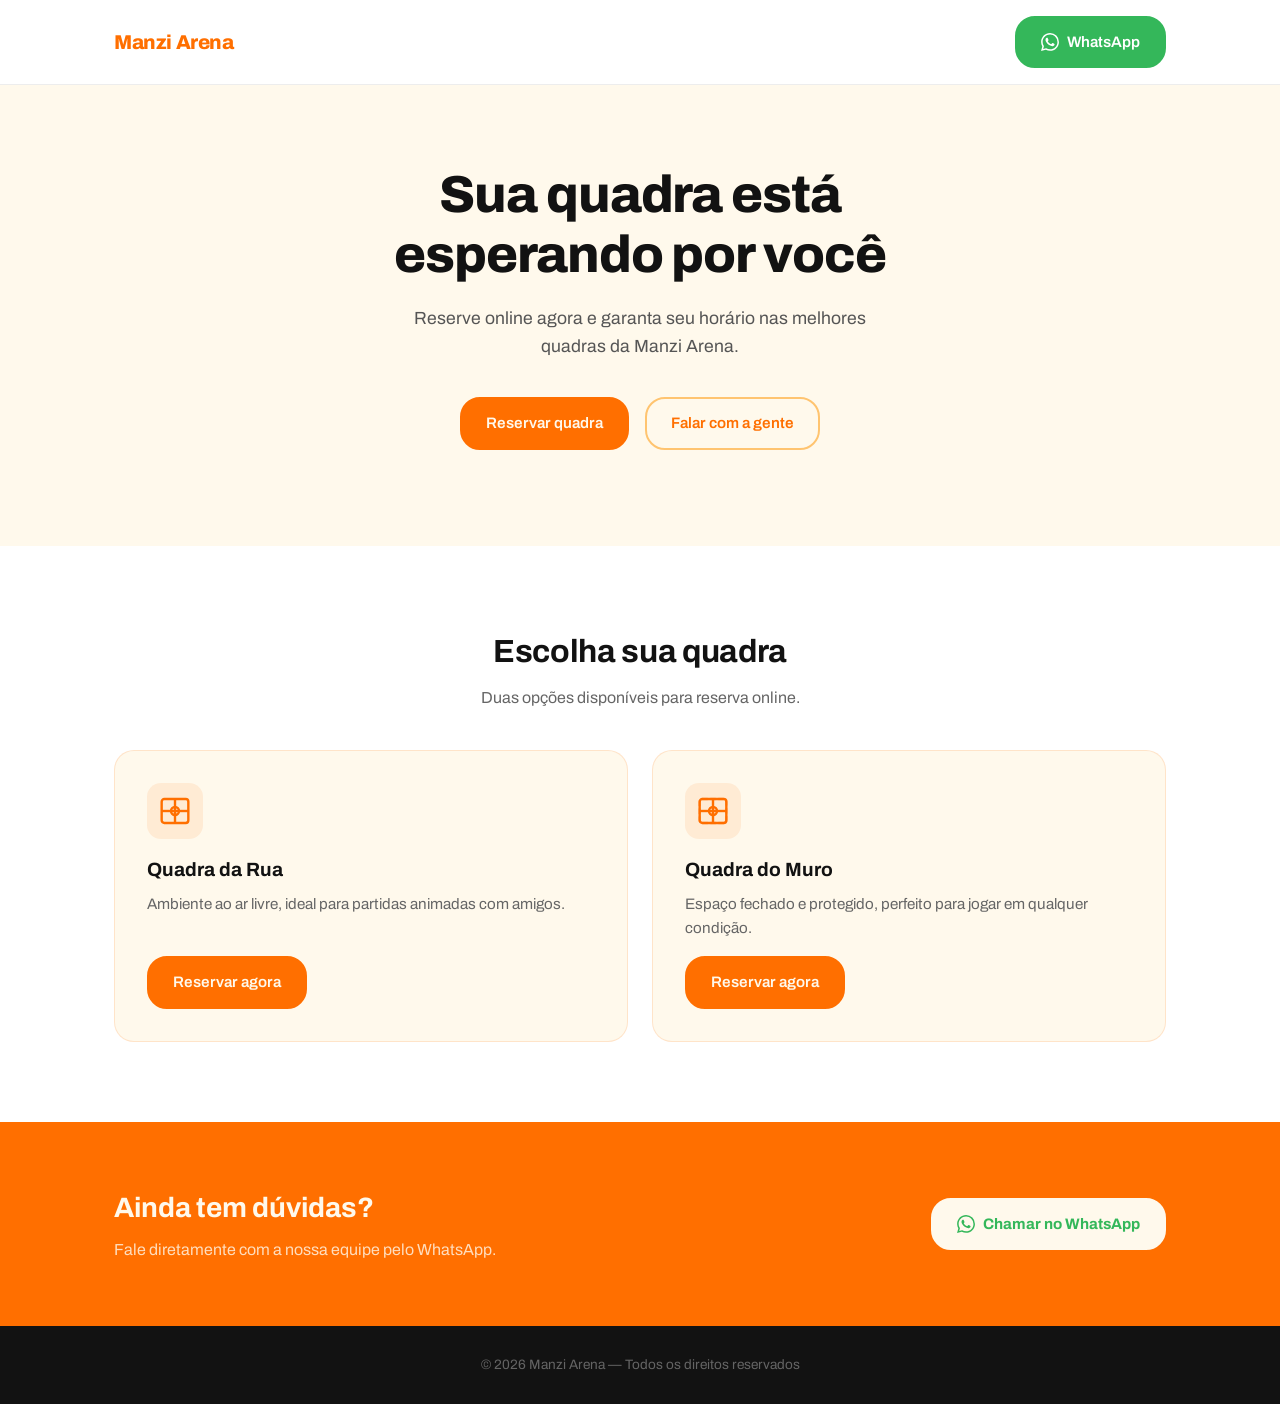
<file: index.html>
<!DOCTYPE html>
<html lang="pt-BR">
<head>
  <meta charset="UTF-8" />
  <meta name="viewport" content="width=device-width, initial-scale=1.0" />
  <title>Manzi Arena</title>
  <link rel="stylesheet" href="style.css" />
  <link rel="preconnect" href="https://fonts.googleapis.com" />
  <link href="https://fonts.googleapis.com/css2?family=Archivo:wght@400;500;600;700;800&display=swap" rel="stylesheet" />
</head>
<body>

  <!-- Header -->
  <header class="header">
    <div class="container header__inner">
      <span class="logo">Manzi Arena</span>
      <a class="btn btn--green" href="https://wa.me/5562993431310" target="_blank" rel="noopener">
        <svg width="18" height="18" viewBox="0 0 24 24" fill="currentColor" aria-hidden="true"><path d="M17.472 14.382c-.297-.149-1.758-.867-2.03-.967-.273-.099-.471-.148-.67.15-.197.297-.767.966-.94 1.164-.173.199-.347.223-.644.075-.297-.15-1.255-.463-2.39-1.475-.883-.788-1.48-1.761-1.653-2.059-.173-.297-.018-.458.13-.606.134-.133.298-.347.446-.52.149-.174.198-.298.298-.497.099-.198.05-.371-.025-.52-.075-.149-.669-1.612-.916-2.207-.242-.579-.487-.5-.669-.51-.173-.008-.371-.01-.57-.01-.198 0-.52.074-.792.372-.272.297-1.04 1.016-1.04 2.479 0 1.462 1.065 2.875 1.213 3.074.149.198 2.096 3.2 5.077 4.487.709.306 1.262.489 1.694.625.712.227 1.36.195 1.871.118.571-.085 1.758-.719 2.006-1.413.248-.694.248-1.289.173-1.413-.074-.124-.272-.198-.57-.347m-5.421 7.403h-.004a9.87 9.87 0 01-5.031-1.378l-.361-.214-3.741.982.998-3.648-.235-.374a9.86 9.86 0 01-1.51-5.26c.001-5.45 4.436-9.884 9.888-9.884 2.64 0 5.122 1.03 6.988 2.898a9.825 9.825 0 012.893 6.994c-.003 5.45-4.437 9.884-9.885 9.884m8.413-18.297A11.815 11.815 0 0012.05 0C5.495 0 .16 5.335.157 11.892c0 2.096.547 4.142 1.588 5.945L.057 24l6.305-1.654a11.882 11.882 0 005.683 1.448h.005c6.554 0 11.89-5.335 11.893-11.893a11.821 11.821 0 00-3.48-8.413z"/></svg>
        WhatsApp
      </a>
    </div>
  </header>

  <!-- Hero -->
  <section class="hero">
    <div class="container hero__inner">
      <h1 class="hero__title">Sua quadra está<br>esperando por você</h1>
      <p class="hero__sub">Reserve online agora e garanta seu horário nas melhores quadras da Manzi Arena.</p>
      <div class="hero__actions">
        <a class="btn btn--primary" href="#quadras">Reservar quadra</a>
        <a class="btn btn--outline" href="https://wa.me/5562993431310" target="_blank" rel="noopener">Falar com a gente</a>
      </div>
    </div>
  </section>

  <!-- Courts -->
  <section class="courts" id="quadras">
    <div class="container">
      <h2 class="section__title">Escolha sua quadra</h2>
      <p class="section__sub">Duas opções disponíveis para reserva online.</p>

      <div class="courts__grid">

        <div class="court-card">
          <div class="court-card__icon">
            <svg width="32" height="32" viewBox="0 0 24 24" fill="none" stroke="currentColor" stroke-width="1.8" aria-hidden="true"><rect x="2" y="3" width="20" height="18" rx="2"/><line x1="12" y1="3" x2="12" y2="21"/><line x1="2" y1="12" x2="22" y2="12"/><circle cx="12" cy="12" r="3"/></svg>
          </div>
          <div class="court-card__body">
            <h3>Quadra da Rua</h3>
            <p>Ambiente ao ar livre, ideal para partidas animadas com amigos.</p>
          </div>
          <a class="btn btn--primary court-card__cta" href="https://venda.nextfit.com.br/78bf25f1-83a4-4410-ba68-fceeda6e4fe6/reservas" target="_blank" rel="noopener">
            Reservar agora
          </a>
        </div>

        <div class="court-card">
          <div class="court-card__icon">
            <svg width="32" height="32" viewBox="0 0 24 24" fill="none" stroke="currentColor" stroke-width="1.8" aria-hidden="true"><rect x="2" y="3" width="20" height="18" rx="2"/><line x1="12" y1="3" x2="12" y2="21"/><line x1="2" y1="12" x2="22" y2="12"/><circle cx="12" cy="12" r="3"/><rect x="2" y="3" width="20" height="18" rx="2" stroke-dasharray="4 2" opacity=".4"/></svg>
          </div>
          <div class="court-card__body">
            <h3>Quadra do Muro</h3>
            <p>Espaço fechado e protegido, perfeito para jogar em qualquer condição.</p>
          </div>
          <a class="btn btn--primary court-card__cta" href="https://venda.nextfit.com.br/d6c89a98-5503-4d04-b630-f4550217e495/reservas" target="_blank" rel="noopener">
            Reservar agora
          </a>
        </div>

      </div>
    </div>
  </section>

  <!-- WhatsApp CTA -->
  <section class="cta-section">
    <div class="container cta-section__inner">
      <div class="cta-section__text">
        <h2>Ainda tem dúvidas?</h2>
        <p>Fale diretamente com a nossa equipe pelo WhatsApp.</p>
      </div>
      <a class="btn btn--white" href="https://wa.me/5562993431310" target="_blank" rel="noopener">
        <svg width="18" height="18" viewBox="0 0 24 24" fill="currentColor" aria-hidden="true"><path d="M17.472 14.382c-.297-.149-1.758-.867-2.03-.967-.273-.099-.471-.148-.67.15-.197.297-.767.966-.94 1.164-.173.199-.347.223-.644.075-.297-.15-1.255-.463-2.39-1.475-.883-.788-1.48-1.761-1.653-2.059-.173-.297-.018-.458.13-.606.134-.133.298-.347.446-.52.149-.174.198-.298.298-.497.099-.198.05-.371-.025-.52-.075-.149-.669-1.612-.916-2.207-.242-.579-.487-.5-.669-.51-.173-.008-.371-.01-.57-.01-.198 0-.52.074-.792.372-.272.297-1.04 1.016-1.04 2.479 0 1.462 1.065 2.875 1.213 3.074.149.198 2.096 3.2 5.077 4.487.709.306 1.262.489 1.694.625.712.227 1.36.195 1.871.118.571-.085 1.758-.719 2.006-1.413.248-.694.248-1.289.173-1.413-.074-.124-.272-.198-.57-.347m-5.421 7.403h-.004a9.87 9.87 0 01-5.031-1.378l-.361-.214-3.741.982.998-3.648-.235-.374a9.86 9.86 0 01-1.51-5.26c.001-5.45 4.436-9.884 9.888-9.884 2.64 0 5.122 1.03 6.988 2.898a9.825 9.825 0 012.893 6.994c-.003 5.45-4.437 9.884-9.885 9.884m8.413-18.297A11.815 11.815 0 0012.05 0C5.495 0 .16 5.335.157 11.892c0 2.096.547 4.142 1.588 5.945L.057 24l6.305-1.654a11.882 11.882 0 005.683 1.448h.005c6.554 0 11.89-5.335 11.893-11.893a11.821 11.821 0 00-3.48-8.413z"/></svg>
        Chamar no WhatsApp
      </a>
    </div>
  </section>

  <!-- Footer -->
  <footer class="footer">
    <div class="container">
      <p>© 2026 Manzi Arena — Todos os direitos reservados</p>
    </div>
  </footer>

</body>
</html>
</file>
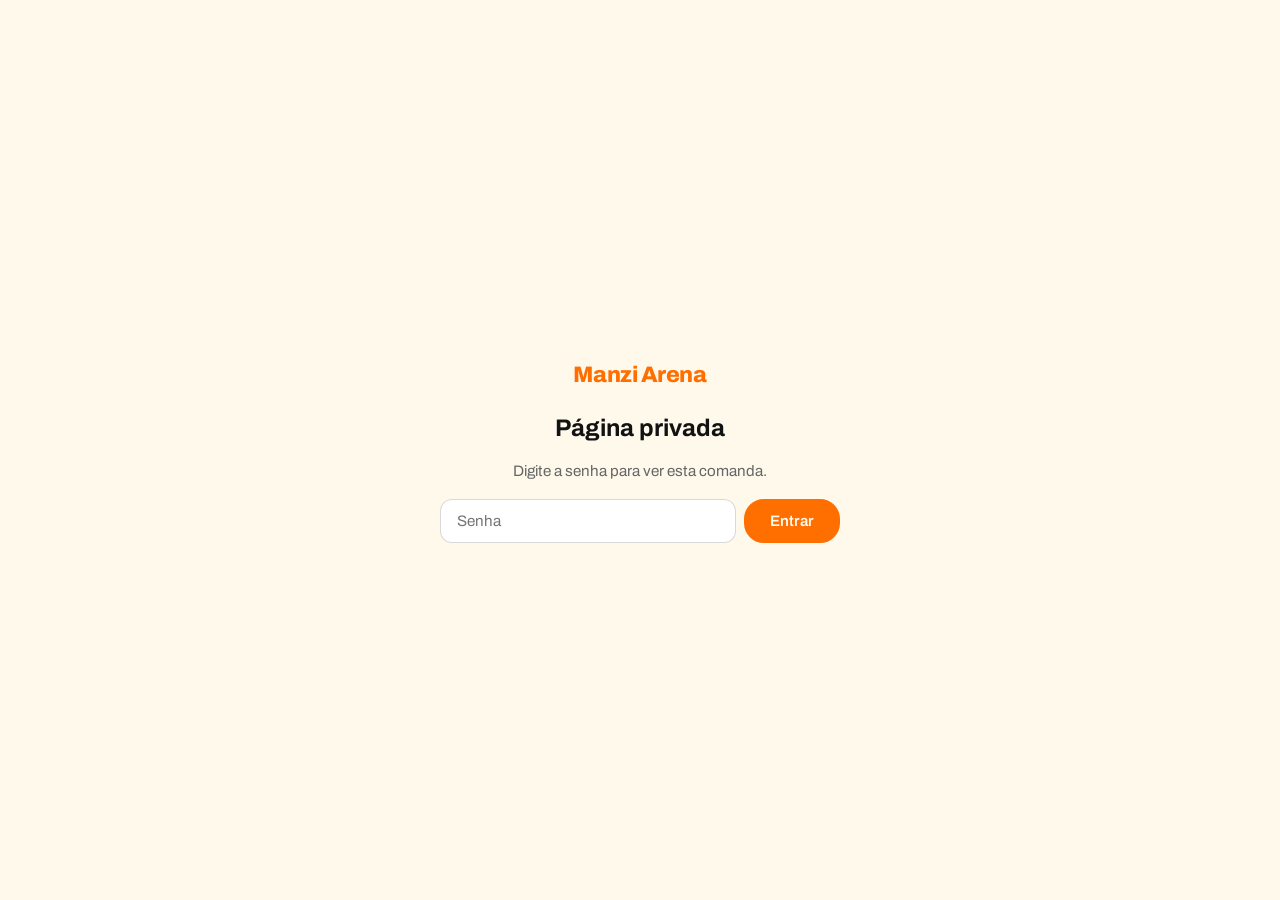
<file: cesar/index.html>
<!DOCTYPE html>
<html lang="pt-BR">
<head>
  <meta charset="UTF-8" />
  <meta name="viewport" content="width=device-width, initial-scale=1.0" />
  <meta name="robots" content="noindex, nofollow" />
  <title>Comanda — Cesar | Manzi Arena</title>
  <link rel="stylesheet" href="../style.css" />
  <link rel="preconnect" href="https://fonts.googleapis.com" />
  <link href="https://fonts.googleapis.com/css2?family=Archivo:wght@400;500;600;700;800&display=swap" rel="stylesheet" />
</head>
<body class="comanda-body">

  <!-- Senha -->
  <div class="pw-overlay" id="pwOverlay">
    <div class="pw-modal">
      <span class="logo" style="font-size:1.4rem; display:block; margin-bottom:0.25rem;">Manzi Arena</span>
      <h2>Página privada</h2>
      <p>Digite a senha para ver esta comanda.</p>
      <div class="pw-field">
        <input type="password" id="pwInput" placeholder="Senha" autocomplete="off" />
        <button class="btn btn--primary" onclick="checkPw()">Entrar</button>
      </div>
      <p class="pw-error" id="pwError">Senha incorreta. Tente novamente.</p>
    </div>
  </div>

  <!-- Conteúdo -->
  <header class="header">
    <div class="container header__inner">
      <span class="logo">Manzi Arena</span>
      <span class="comanda-badge">Comanda em Aberto</span>
    </div>
  </header>

  <main class="container comanda-main">

    <div class="comanda-client">
      <h1>Cesar</h1>
      <p class="comanda-date" id="comandaDate"></p>
    </div>

    <div class="comanda-card">
      <table class="comanda-table">
        <thead>
          <tr>
            <th>Item</th>
            <th class="text-right">Unit.</th>
            <th class="text-right">Total</th>
          </tr>
        </thead>
        <tbody>
          <tr><td><span class="qty">2x</span> CALDO DE FEIJÃO</td><td class="text-right">R$ 19,90</td><td class="text-right">R$ 39,80</td></tr>
          <tr><td><span class="qty">2x</span> CHEETOS SALGADINHO</td><td class="text-right">R$ 7,00</td><td class="text-right">R$ 14,00</td></tr>
          <tr><td><span class="qty">7x</span> COCA-COLA LATA</td><td class="text-right">R$ 6,00</td><td class="text-right">R$ 42,00</td></tr>
          <tr><td><span class="qty">4x</span> HEINEKEN LONGNECK ZERO</td><td class="text-right">R$ 10,00</td><td class="text-right">R$ 40,00</td></tr>
          <tr><td><span class="qty">1x</span> MONSTER GRANDE</td><td class="text-right">R$ 12,00</td><td class="text-right">R$ 12,00</td></tr>
          <tr><td><span class="qty">2x</span> RED BULL TRADICIONAL</td><td class="text-right">R$ 12,00</td><td class="text-right">R$ 24,00</td></tr>
          <tr><td><span class="qty">2x</span> RUFFLES SALGADINHO</td><td class="text-right">R$ 7,00</td><td class="text-right">R$ 14,00</td></tr>
        </tbody>
      </table>

      <div class="comanda-total">
        <span>Total</span>
        <span class="comanda-total__value">R$ 185,80</span>
      </div>
    </div>

    <a class="btn btn--green comanda-whatsapp" href="https://wa.me/5562993431310" target="_blank" rel="noopener">
      <svg width="18" height="18" viewBox="0 0 24 24" fill="currentColor" aria-hidden="true"><path d="M17.472 14.382c-.297-.149-1.758-.867-2.03-.967-.273-.099-.471-.148-.67.15-.197.297-.767.966-.94 1.164-.173.199-.347.223-.644.075-.297-.15-1.255-.463-2.39-1.475-.883-.788-1.48-1.761-1.653-2.059-.173-.297-.018-.458.13-.606.134-.133.298-.347.446-.52.149-.174.198-.298.298-.497.099-.198.05-.371-.025-.52-.075-.149-.669-1.612-.916-2.207-.242-.579-.487-.5-.669-.51-.173-.008-.371-.01-.57-.01-.198 0-.52.074-.792.372-.272.297-1.04 1.016-1.04 2.479 0 1.462 1.065 2.875 1.213 3.074.149.198 2.096 3.2 5.077 4.487.709.306 1.262.489 1.694.625.712.227 1.36.195 1.871.118.571-.085 1.758-.719 2.006-1.413.248-.694.248-1.289.173-1.413-.074-.124-.272-.198-.57-.347m-5.421 7.403h-.004a9.87 9.87 0 01-5.031-1.378l-.361-.214-3.741.982.998-3.648-.235-.374a9.86 9.86 0 01-1.51-5.26c.001-5.45 4.436-9.884 9.888-9.884 2.64 0 5.122 1.03 6.988 2.898a9.825 9.825 0 012.893 6.994c-.003 5.45-4.437 9.884-9.885 9.884m8.413-18.297A11.815 11.815 0 0012.05 0C5.495 0 .16 5.335.157 11.892c0 2.096.547 4.142 1.588 5.945L.057 24l6.305-1.654a11.882 11.882 0 005.683 1.448h.005c6.554 0 11.89-5.335 11.893-11.893a11.821 11.821 0 00-3.48-8.413z"/></svg>
      Falar sobre a comanda
    </a>

  </main>

  <footer class="footer">
    <div class="container">
      <p>© 2026 Manzi Arena — Todos os direitos reservados</p>
    </div>
  </footer>

  <script>
    const PW = 'manzi';

    function checkPw() {
      const val = document.getElementById('pwInput').value;
      const err = document.getElementById('pwError');
      if (val === PW) {
        sessionStorage.setItem('cesar_ok', '1');
        document.getElementById('pwOverlay').style.display = 'none';
      } else {
        err.style.display = 'block';
        document.getElementById('pwInput').value = '';
        document.getElementById('pwInput').focus();
      }
    }

    document.getElementById('pwInput').addEventListener('keydown', function (e) {
      if (e.key === 'Enter') checkPw();
    });

    if (sessionStorage.getItem('cesar_ok') === '1') {
      document.getElementById('pwOverlay').style.display = 'none';
    }

    document.getElementById('comandaDate').textContent = new Date().toLocaleDateString('pt-BR', {
      day: '2-digit', month: 'long', year: 'numeric'
    });
  </script>

</body>
</html>
</file>
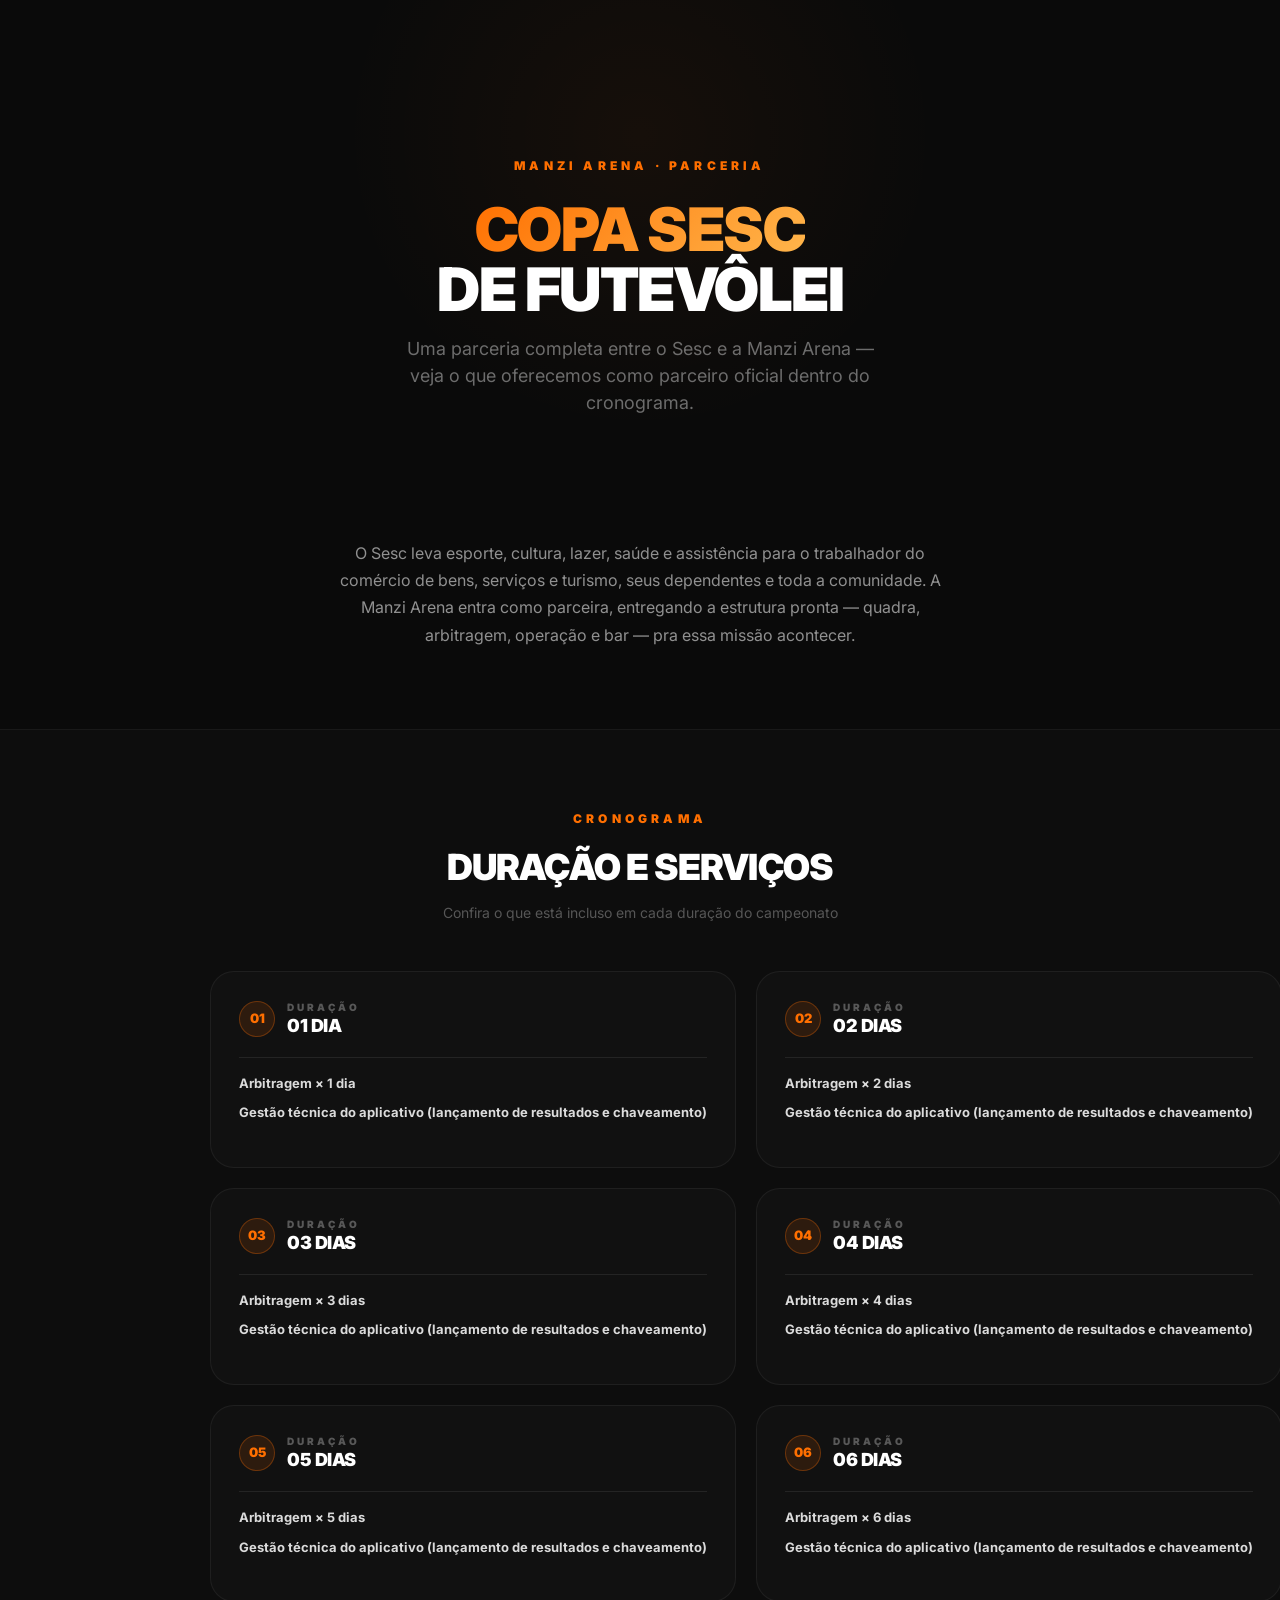
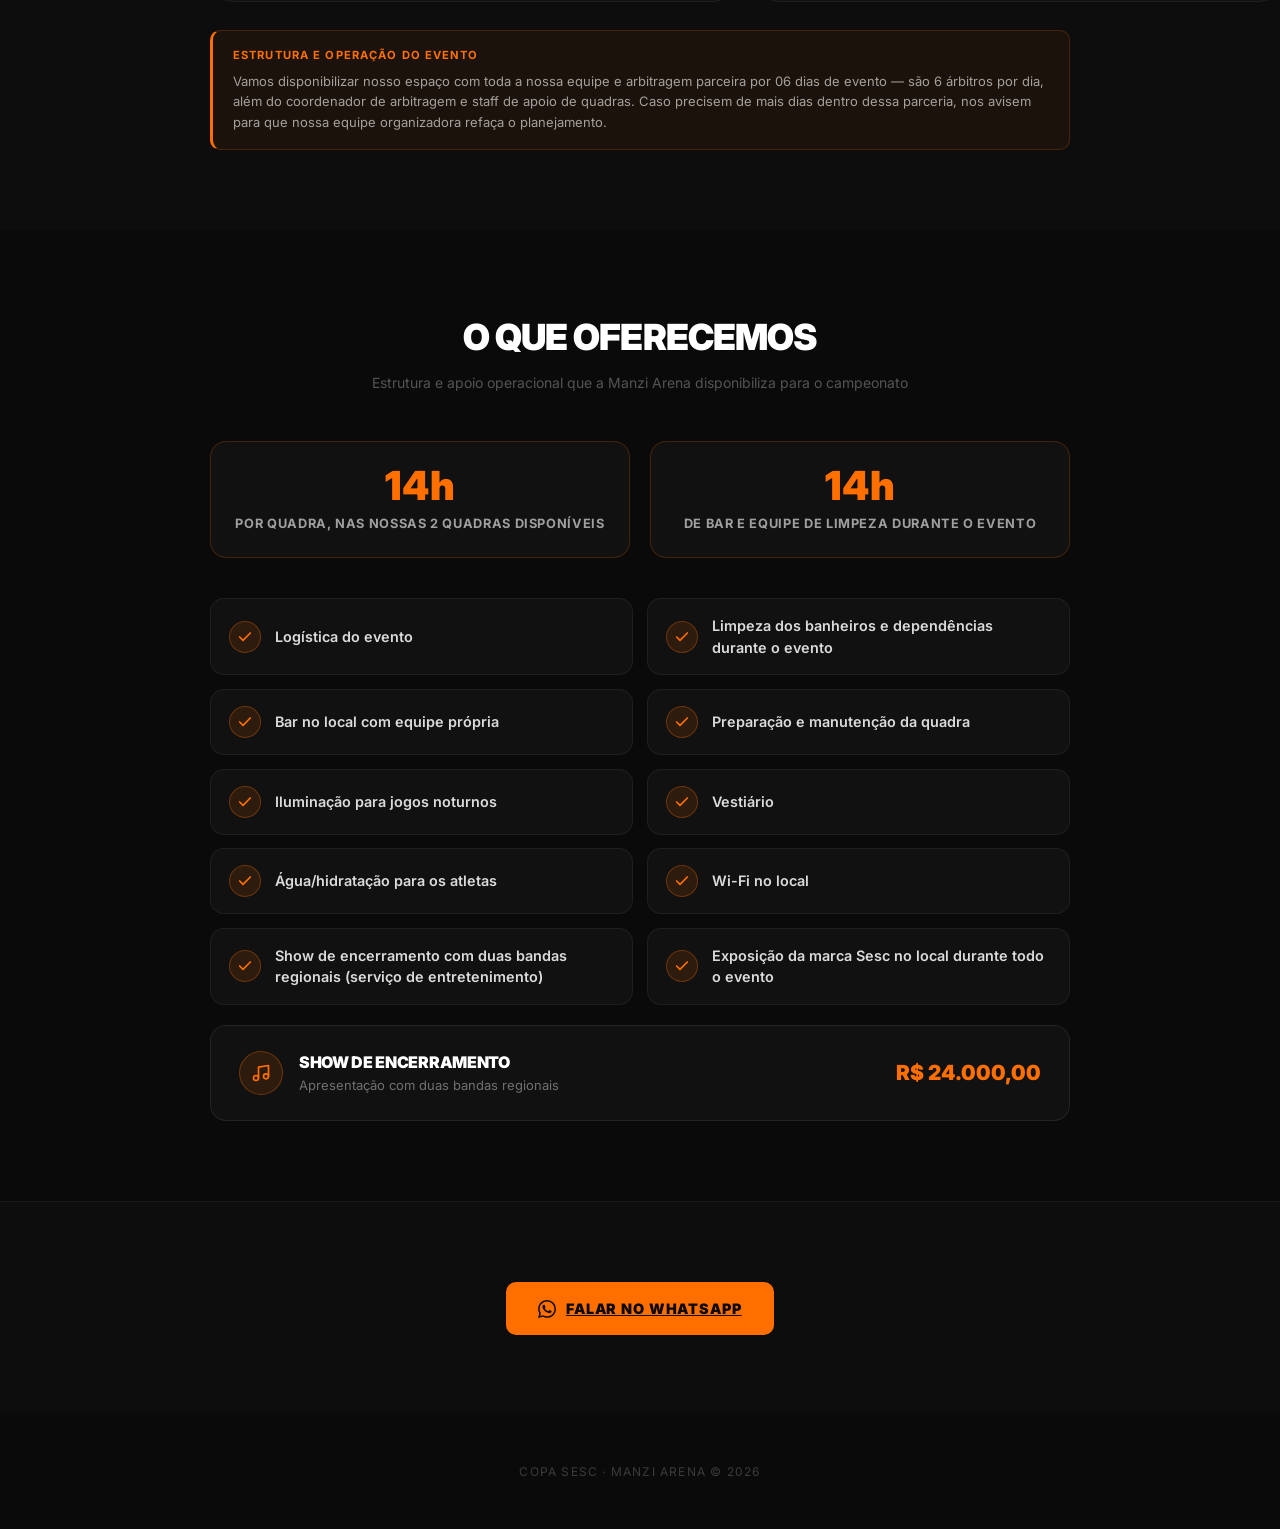
<file: copasesc/index.html>
<!DOCTYPE html>
<html lang="pt-BR">
<head>
  <meta charset="UTF-8" />
  <meta name="viewport" content="width=device-width, initial-scale=1.0" />
  <meta name="robots" content="noindex, nofollow" />
  <title>Copa Sesc — Parceria | Manzi Arena</title>
  <link rel="stylesheet" href="style.css" />
  <link rel="preconnect" href="https://fonts.googleapis.com" />
  <link rel="preconnect" href="https://fonts.gstatic.com" crossorigin />
  <link href="https://fonts.googleapis.com/css2?family=Inter:wght@400;600;700;900&display=swap" rel="stylesheet" />
</head>
<body>

  <!-- Hero -->
  <section class="hero">
    <div class="hero__glow"></div>
    <p class="hero__eyebrow fade-up">Manzi Arena · Parceria</p>
    <h1 class="hero__title fade-up delay-1"><span class="accent">Copa Sesc</span><br>de Futevôlei</h1>
    <p class="hero__sub fade-up delay-2">Uma parceria completa entre o Sesc e a Manzi Arena — veja o que oferecemos como parceiro oficial dentro do cronograma.</p>
  </section>

  <!-- Proposta de valor -->
  <section class="section" style="padding-top:0;">
    <div class="value-block">
      <p>O Sesc leva esporte, cultura, lazer, saúde e assistência para o trabalhador do comércio de bens, serviços e turismo, seus dependentes e toda a comunidade. A Manzi Arena entra como parceira, entregando a estrutura pronta — quadra, arbitragem, operação e bar — pra essa missão acontecer.</p>
    </div>
  </section>

  <!-- Duração do campeonato -->
  <section class="section section--alt">
    <div class="section__inner">
      <div class="section__header">
        <p class="section__eyebrow">Cronograma</p>
        <h2 class="section__title">Duração e Serviços</h2>
        <p class="section__sub">Confira o que está incluso em cada duração do campeonato</p>
      </div>

      <div class="grid-cards grid-cards--2">

        <div class="day-card day-card--static">
          <div class="day-card__header">
            <span class="number-badge">01</span>
            <div>
              <p class="day-card__label">Duração</p>
              <h3 class="day-card__date">01 dia</h3>
            </div>
          </div>
          <ul class="day-items">
            <li><span>Arbitragem × 1 dia</span></li>
            <li><span>Gestão técnica do aplicativo (lançamento de resultados e chaveamento)</span></li>
          </ul>
        </div>

        <div class="day-card day-card--static">
          <div class="day-card__header">
            <span class="number-badge">02</span>
            <div>
              <p class="day-card__label">Duração</p>
              <h3 class="day-card__date">02 dias</h3>
            </div>
          </div>
          <ul class="day-items">
            <li><span>Arbitragem × 2 dias</span></li>
            <li><span>Gestão técnica do aplicativo (lançamento de resultados e chaveamento)</span></li>
          </ul>
        </div>

        <div class="day-card day-card--static">
          <div class="day-card__header">
            <span class="number-badge">03</span>
            <div>
              <p class="day-card__label">Duração</p>
              <h3 class="day-card__date">03 dias</h3>
            </div>
          </div>
          <ul class="day-items">
            <li><span>Arbitragem × 3 dias</span></li>
            <li><span>Gestão técnica do aplicativo (lançamento de resultados e chaveamento)</span></li>
          </ul>
        </div>

        <div class="day-card day-card--static">
          <div class="day-card__header">
            <span class="number-badge">04</span>
            <div>
              <p class="day-card__label">Duração</p>
              <h3 class="day-card__date">04 dias</h3>
            </div>
          </div>
          <ul class="day-items">
            <li><span>Arbitragem × 4 dias</span></li>
            <li><span>Gestão técnica do aplicativo (lançamento de resultados e chaveamento)</span></li>
          </ul>
        </div>

        <div class="day-card day-card--static">
          <div class="day-card__header">
            <span class="number-badge">05</span>
            <div>
              <p class="day-card__label">Duração</p>
              <h3 class="day-card__date">05 dias</h3>
            </div>
          </div>
          <ul class="day-items">
            <li><span>Arbitragem × 5 dias</span></li>
            <li><span>Gestão técnica do aplicativo (lançamento de resultados e chaveamento)</span></li>
          </ul>
        </div>

        <div class="day-card day-card--static">
          <div class="day-card__header">
            <span class="number-badge">06</span>
            <div>
              <p class="day-card__label">Duração</p>
              <h3 class="day-card__date">06 dias</h3>
            </div>
          </div>
          <ul class="day-items">
            <li><span>Arbitragem × 6 dias</span></li>
            <li><span>Gestão técnica do aplicativo (lançamento de resultados e chaveamento)</span></li>
          </ul>
        </div>

      </div>

      <div class="note">
        <strong>Estrutura e Operação do Evento</strong>
        Vamos disponibilizar nosso espaço com toda a nossa equipe e arbitragem parceira por 06 dias de evento — são 6 árbitros por dia, além do coordenador de arbitragem e staff de apoio de quadras. Caso precisem de mais dias dentro dessa parceria, nos avisem para que nossa equipe organizadora refaça o planejamento.
      </div>
    </div>
  </section>

  <!-- O que a arena oferece -->
  <section class="section">
    <div class="section__inner">
      <div class="section__header">
        <h2 class="section__title">O Que Oferecemos</h2>
        <p class="section__sub">Estrutura e apoio operacional que a Manzi Arena disponibiliza para o campeonato</p>
      </div>

      <div class="stat-row">
        <div class="stat-tile">
          <div class="stat-tile__value">14h</div>
          <div class="stat-tile__label">Por quadra, nas nossas 2 quadras disponíveis</div>
        </div>
        <div class="stat-tile">
          <div class="stat-tile__value">14h</div>
          <div class="stat-tile__label">De bar e equipe de limpeza durante o evento</div>
        </div>
      </div>

      <div class="included-list">

        <div class="included-item">
          <span class="included-item__icon">
            <svg width="16" height="16" viewBox="0 0 24 24" fill="none" stroke="currentColor" stroke-width="2.5" stroke-linecap="round" stroke-linejoin="round"><polyline points="20 6 9 17 4 12"/></svg>
          </span>
          <span class="included-item__text">Logística do evento</span>
        </div>

        <div class="included-item">
          <span class="included-item__icon">
            <svg width="16" height="16" viewBox="0 0 24 24" fill="none" stroke="currentColor" stroke-width="2.5" stroke-linecap="round" stroke-linejoin="round"><polyline points="20 6 9 17 4 12"/></svg>
          </span>
          <span class="included-item__text">Limpeza dos banheiros e dependências durante o evento</span>
        </div>

        <div class="included-item">
          <span class="included-item__icon">
            <svg width="16" height="16" viewBox="0 0 24 24" fill="none" stroke="currentColor" stroke-width="2.5" stroke-linecap="round" stroke-linejoin="round"><polyline points="20 6 9 17 4 12"/></svg>
          </span>
          <span class="included-item__text">Bar no local com equipe própria</span>
        </div>

        <div class="included-item">
          <span class="included-item__icon">
            <svg width="16" height="16" viewBox="0 0 24 24" fill="none" stroke="currentColor" stroke-width="2.5" stroke-linecap="round" stroke-linejoin="round"><polyline points="20 6 9 17 4 12"/></svg>
          </span>
          <span class="included-item__text">Preparação e manutenção da quadra</span>
        </div>

        <div class="included-item">
          <span class="included-item__icon">
            <svg width="16" height="16" viewBox="0 0 24 24" fill="none" stroke="currentColor" stroke-width="2.5" stroke-linecap="round" stroke-linejoin="round"><polyline points="20 6 9 17 4 12"/></svg>
          </span>
          <span class="included-item__text">Iluminação para jogos noturnos</span>
        </div>

        <div class="included-item">
          <span class="included-item__icon">
            <svg width="16" height="16" viewBox="0 0 24 24" fill="none" stroke="currentColor" stroke-width="2.5" stroke-linecap="round" stroke-linejoin="round"><polyline points="20 6 9 17 4 12"/></svg>
          </span>
          <span class="included-item__text">Vestiário</span>
        </div>

        <div class="included-item">
          <span class="included-item__icon">
            <svg width="16" height="16" viewBox="0 0 24 24" fill="none" stroke="currentColor" stroke-width="2.5" stroke-linecap="round" stroke-linejoin="round"><polyline points="20 6 9 17 4 12"/></svg>
          </span>
          <span class="included-item__text">Água/hidratação para os atletas</span>
        </div>

        <div class="included-item">
          <span class="included-item__icon">
            <svg width="16" height="16" viewBox="0 0 24 24" fill="none" stroke="currentColor" stroke-width="2.5" stroke-linecap="round" stroke-linejoin="round"><polyline points="20 6 9 17 4 12"/></svg>
          </span>
          <span class="included-item__text">Wi-Fi no local</span>
        </div>

        <div class="included-item">
          <span class="included-item__icon">
            <svg width="16" height="16" viewBox="0 0 24 24" fill="none" stroke="currentColor" stroke-width="2.5" stroke-linecap="round" stroke-linejoin="round"><polyline points="20 6 9 17 4 12"/></svg>
          </span>
          <span class="included-item__text">Show de encerramento com duas bandas regionais (serviço de entretenimento)</span>
        </div>

        <div class="included-item">
          <span class="included-item__icon">
            <svg width="16" height="16" viewBox="0 0 24 24" fill="none" stroke="currentColor" stroke-width="2.5" stroke-linecap="round" stroke-linejoin="round"><polyline points="20 6 9 17 4 12"/></svg>
          </span>
          <span class="included-item__text">Exposição da marca Sesc no local durante todo o evento</span>
        </div>

      </div>

      <div class="fixed-cost-card">
        <div class="fixed-cost-card__info">
          <span class="fixed-cost-card__icon">
            <svg width="20" height="20" viewBox="0 0 24 24" fill="none" stroke="currentColor" stroke-width="2" stroke-linecap="round" stroke-linejoin="round"><path d="M9 18V5l12-2v13"/><circle cx="6" cy="18" r="3"/><circle cx="18" cy="16" r="3"/></svg>
          </span>
          <div>
            <p class="fixed-cost-card__title">Show de Encerramento</p>
            <p class="fixed-cost-card__desc">Apresentação com duas bandas regionais</p>
          </div>
        </div>
        <div class="fixed-cost-card__price">
          <p class="fixed-cost-card__value">R$ 24.000,00</p>
        </div>
      </div>
    </div>
  </section>

  <!-- CTA final -->
  <section class="section section--alt">
    <div class="section__inner" style="text-align:center;">
      <a class="cta-btn" href="https://wa.me/5562993431310?text=Ol%C3%A1!%20Quero%20aprovar%20a%20proposta%20da%20Copa%20Sesc%20de%20Futev%C3%B4lei." target="_blank" rel="noopener">
        <svg width="18" height="18" viewBox="0 0 24 24" fill="currentColor" aria-hidden="true"><path d="M17.472 14.382c-.297-.149-1.758-.867-2.03-.967-.273-.099-.471-.148-.67.15-.197.297-.767.966-.94 1.164-.173.199-.347.223-.644.075-.297-.15-1.255-.463-2.39-1.475-.883-.788-1.48-1.761-1.653-2.059-.173-.297-.018-.458.13-.606.134-.133.298-.347.446-.52.149-.174.198-.298.298-.497.099-.198.05-.371-.025-.52-.075-.149-.669-1.612-.916-2.207-.242-.579-.487-.5-.669-.51-.173-.008-.371-.01-.57-.01-.198 0-.52.074-.792.372-.272.297-1.04 1.016-1.04 2.479 0 1.462 1.065 2.875 1.213 3.074.149.198 2.096 3.2 5.077 4.487.709.306 1.262.489 1.694.625.712.227 1.36.195 1.871.118.571-.085 1.758-.719 2.006-1.413.248-.694.248-1.289.173-1.413-.074-.124-.272-.198-.57-.347m-5.421 7.403h-.004a9.87 9.87 0 01-5.031-1.378l-.361-.214-3.741.982.998-3.648-.235-.374a9.86 9.86 0 01-1.51-5.26c.001-5.45 4.436-9.884 9.888-9.884 2.64 0 5.122 1.03 6.988 2.898a9.825 9.825 0 012.893 6.994c-.003 5.45-4.437 9.884-9.885 9.884m8.413-18.297A11.815 11.815 0 0012.05 0C5.495 0 .16 5.335.157 11.892c0 2.096.547 4.142 1.588 5.945L.057 24l6.305-1.654a11.882 11.882 0 005.683 1.448h.005c6.554 0 11.89-5.335 11.893-11.893a11.821 11.821 0 00-3.48-8.413z"/></svg>
        Falar no WhatsApp
      </a>
    </div>
  </section>

  <footer class="footer">Copa Sesc · Manzi Arena © 2026</footer>

</body>
</html>
</file>
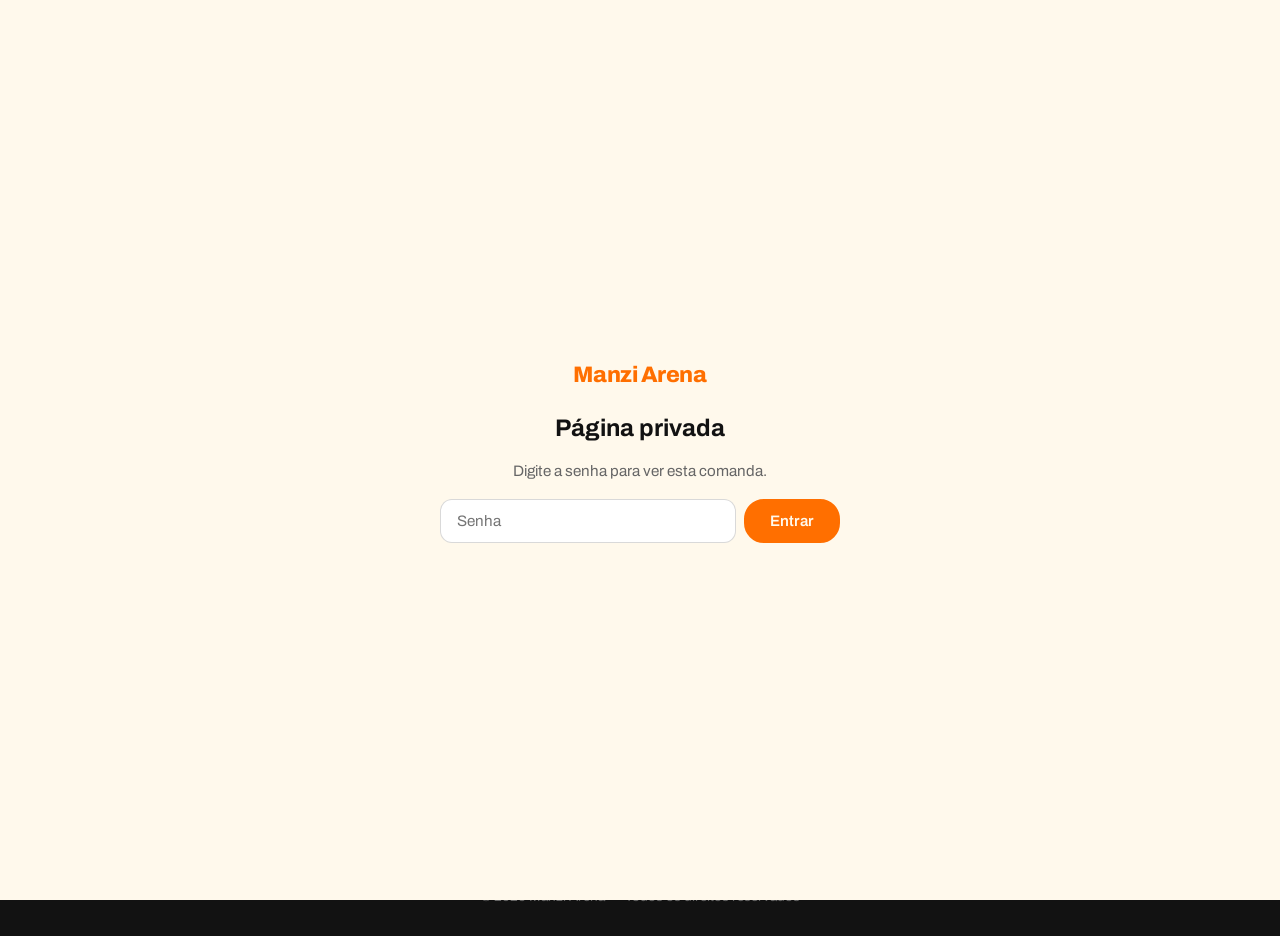
<file: dayane/index.html>
<!DOCTYPE html>
<html lang="pt-BR">
<head>
  <meta charset="UTF-8" />
  <meta name="viewport" content="width=device-width, initial-scale=1.0" />
  <meta name="robots" content="noindex, nofollow" />
  <title>Comanda — Dayane | Manzi Arena</title>
  <link rel="stylesheet" href="../style.css" />
  <link rel="preconnect" href="https://fonts.googleapis.com" />
  <link href="https://fonts.googleapis.com/css2?family=Archivo:wght@400;500;600;700;800&display=swap" rel="stylesheet" />
</head>
<body class="comanda-body">

  <!-- Senha -->
  <div class="pw-overlay" id="pwOverlay">
    <div class="pw-modal">
      <span class="logo" style="font-size:1.4rem; display:block; margin-bottom:0.25rem;">Manzi Arena</span>
      <h2>Página privada</h2>
      <p>Digite a senha para ver esta comanda.</p>
      <div class="pw-field">
        <input type="password" id="pwInput" placeholder="Senha" autocomplete="off" />
        <button class="btn btn--primary" onclick="checkPw()">Entrar</button>
      </div>
      <p class="pw-error" id="pwError">Senha incorreta. Tente novamente.</p>
    </div>
  </div>

  <!-- Conteúdo -->
  <header class="header">
    <div class="container header__inner">
      <span class="logo">Manzi Arena</span>
      <span class="comanda-badge">Comanda em Aberto</span>
    </div>
  </header>

  <main class="container comanda-main">

    <div class="comanda-client">
      <h1>Dayane</h1>
      <p class="comanda-date" id="comandaDate"></p>
    </div>

    <div class="comanda-card">
      <table class="comanda-table">
        <thead>
          <tr>
            <th>Item</th>
            <th class="text-right">Unit.</th>
            <th class="text-right">Total</th>
          </tr>
        </thead>
        <tbody>
          <tr><td><span class="qty">1x</span> 51 ICE LONGNECK</td><td class="text-right">R$ 8,00</td><td class="text-right">R$ 8,00</td></tr>
          <tr><td><span class="qty">1x</span> AGUA</td><td class="text-right">R$ 3,00</td><td class="text-right">R$ 3,00</td></tr>
          <tr><td><span class="qty">2x</span> ALUGUEL QUADRA 60</td><td class="text-right">R$ 60,00</td><td class="text-right">R$ 120,00</td></tr>
          <tr><td><span class="qty">1x</span> COCA-COLA LATA</td><td class="text-right">R$ 6,00</td><td class="text-right">R$ 6,00</td></tr>
          <tr><td><span class="qty">4x</span> COCA-COLA LITRO</td><td class="text-right">R$ 12,00</td><td class="text-right">R$ 48,00</td></tr>
          <tr><td><span class="qty">1x</span> DORITOS SALGADINHO</td><td class="text-right">R$ 7,00</td><td class="text-right">R$ 7,00</td></tr>
          <tr><td><span class="qty">1x</span> ESPETINHO DE FRANGO C/ BACON</td><td class="text-right">R$ 12,00</td><td class="text-right">R$ 12,00</td></tr>
          <tr><td><span class="qty">2x</span> PAÇOCA PEQUENA</td><td class="text-right">R$ 1,00</td><td class="text-right">R$ 2,00</td></tr>
        </tbody>
      </table>

      <div class="comanda-total">
        <span>Total</span>
        <span class="comanda-total__value">R$ 206,00</span>
      </div>
    </div>

    <a class="btn btn--green comanda-whatsapp" href="https://wa.me/5562993431310" target="_blank" rel="noopener">
      <svg width="18" height="18" viewBox="0 0 24 24" fill="currentColor" aria-hidden="true"><path d="M17.472 14.382c-.297-.149-1.758-.867-2.03-.967-.273-.099-.471-.148-.67.15-.197.297-.767.966-.94 1.164-.173.199-.347.223-.644.075-.297-.15-1.255-.463-2.39-1.475-.883-.788-1.48-1.761-1.653-2.059-.173-.297-.018-.458.13-.606.134-.133.298-.347.446-.52.149-.174.198-.298.298-.497.099-.198.05-.371-.025-.52-.075-.149-.669-1.612-.916-2.207-.242-.579-.487-.5-.669-.51-.173-.008-.371-.01-.57-.01-.198 0-.52.074-.792.372-.272.297-1.04 1.016-1.04 2.479 0 1.462 1.065 2.875 1.213 3.074.149.198 2.096 3.2 5.077 4.487.709.306 1.262.489 1.694.625.712.227 1.36.195 1.871.118.571-.085 1.758-.719 2.006-1.413.248-.694.248-1.289.173-1.413-.074-.124-.272-.198-.57-.347m-5.421 7.403h-.004a9.87 9.87 0 01-5.031-1.378l-.361-.214-3.741.982.998-3.648-.235-.374a9.86 9.86 0 01-1.51-5.26c.001-5.45 4.436-9.884 9.888-9.884 2.64 0 5.122 1.03 6.988 2.898a9.825 9.825 0 012.893 6.994c-.003 5.45-4.437 9.884-9.885 9.884m8.413-18.297A11.815 11.815 0 0012.05 0C5.495 0 .16 5.335.157 11.892c0 2.096.547 4.142 1.588 5.945L.057 24l6.305-1.654a11.882 11.882 0 005.683 1.448h.005c6.554 0 11.89-5.335 11.893-11.893a11.821 11.821 0 00-3.48-8.413z"/></svg>
      Falar sobre a comanda
    </a>

  </main>

  <footer class="footer">
    <div class="container">
      <p>© 2026 Manzi Arena — Todos os direitos reservados</p>
    </div>
  </footer>

  <script>
    const PW = 'manzi';

    function checkPw() {
      const val = document.getElementById('pwInput').value;
      const err = document.getElementById('pwError');
      if (val === PW) {
        sessionStorage.setItem('dayane_ok', '1');
        document.getElementById('pwOverlay').style.display = 'none';
      } else {
        err.style.display = 'block';
        document.getElementById('pwInput').value = '';
        document.getElementById('pwInput').focus();
      }
    }

    document.getElementById('pwInput').addEventListener('keydown', function (e) {
      if (e.key === 'Enter') checkPw();
    });

    if (sessionStorage.getItem('dayane_ok') === '1') {
      document.getElementById('pwOverlay').style.display = 'none';
    }

    document.getElementById('comandaDate').textContent = new Date().toLocaleDateString('pt-BR', {
      day: '2-digit', month: 'long', year: 'numeric'
    });
  </script>

</body>
</html>
</file>
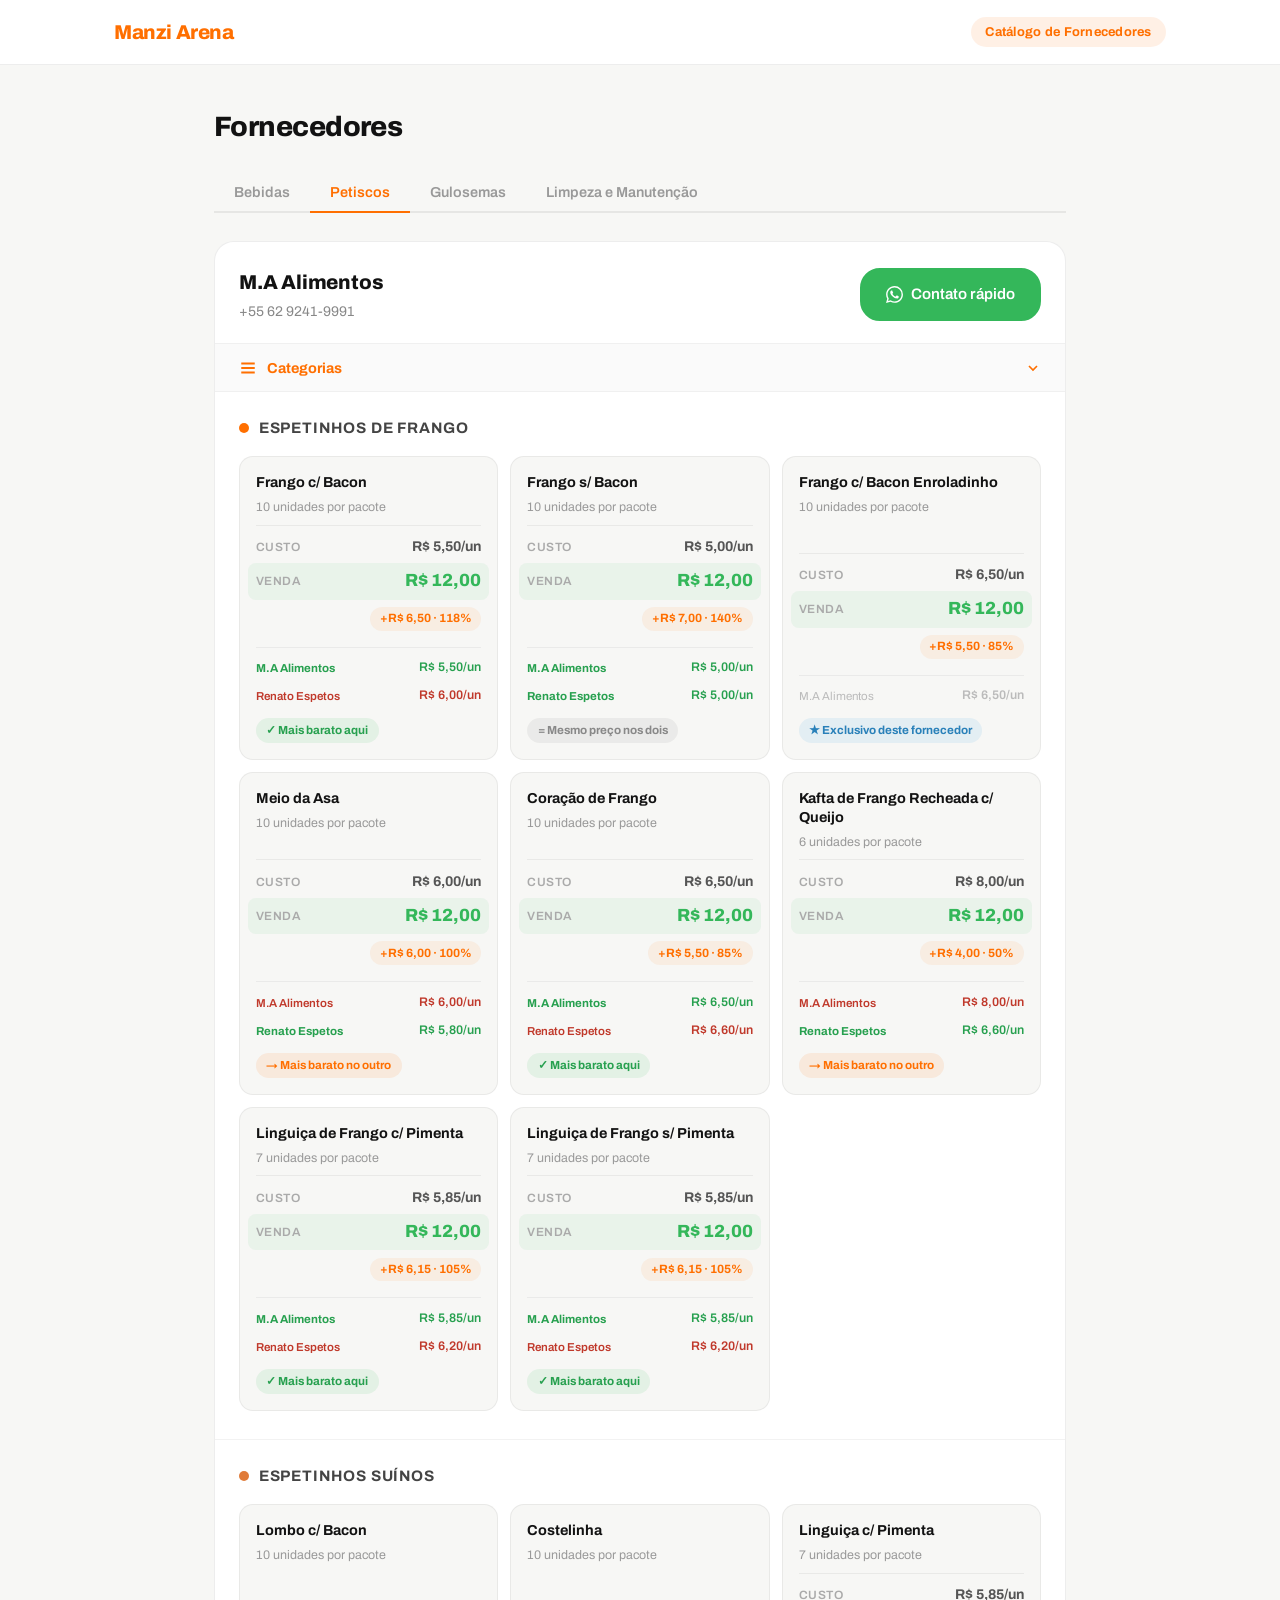
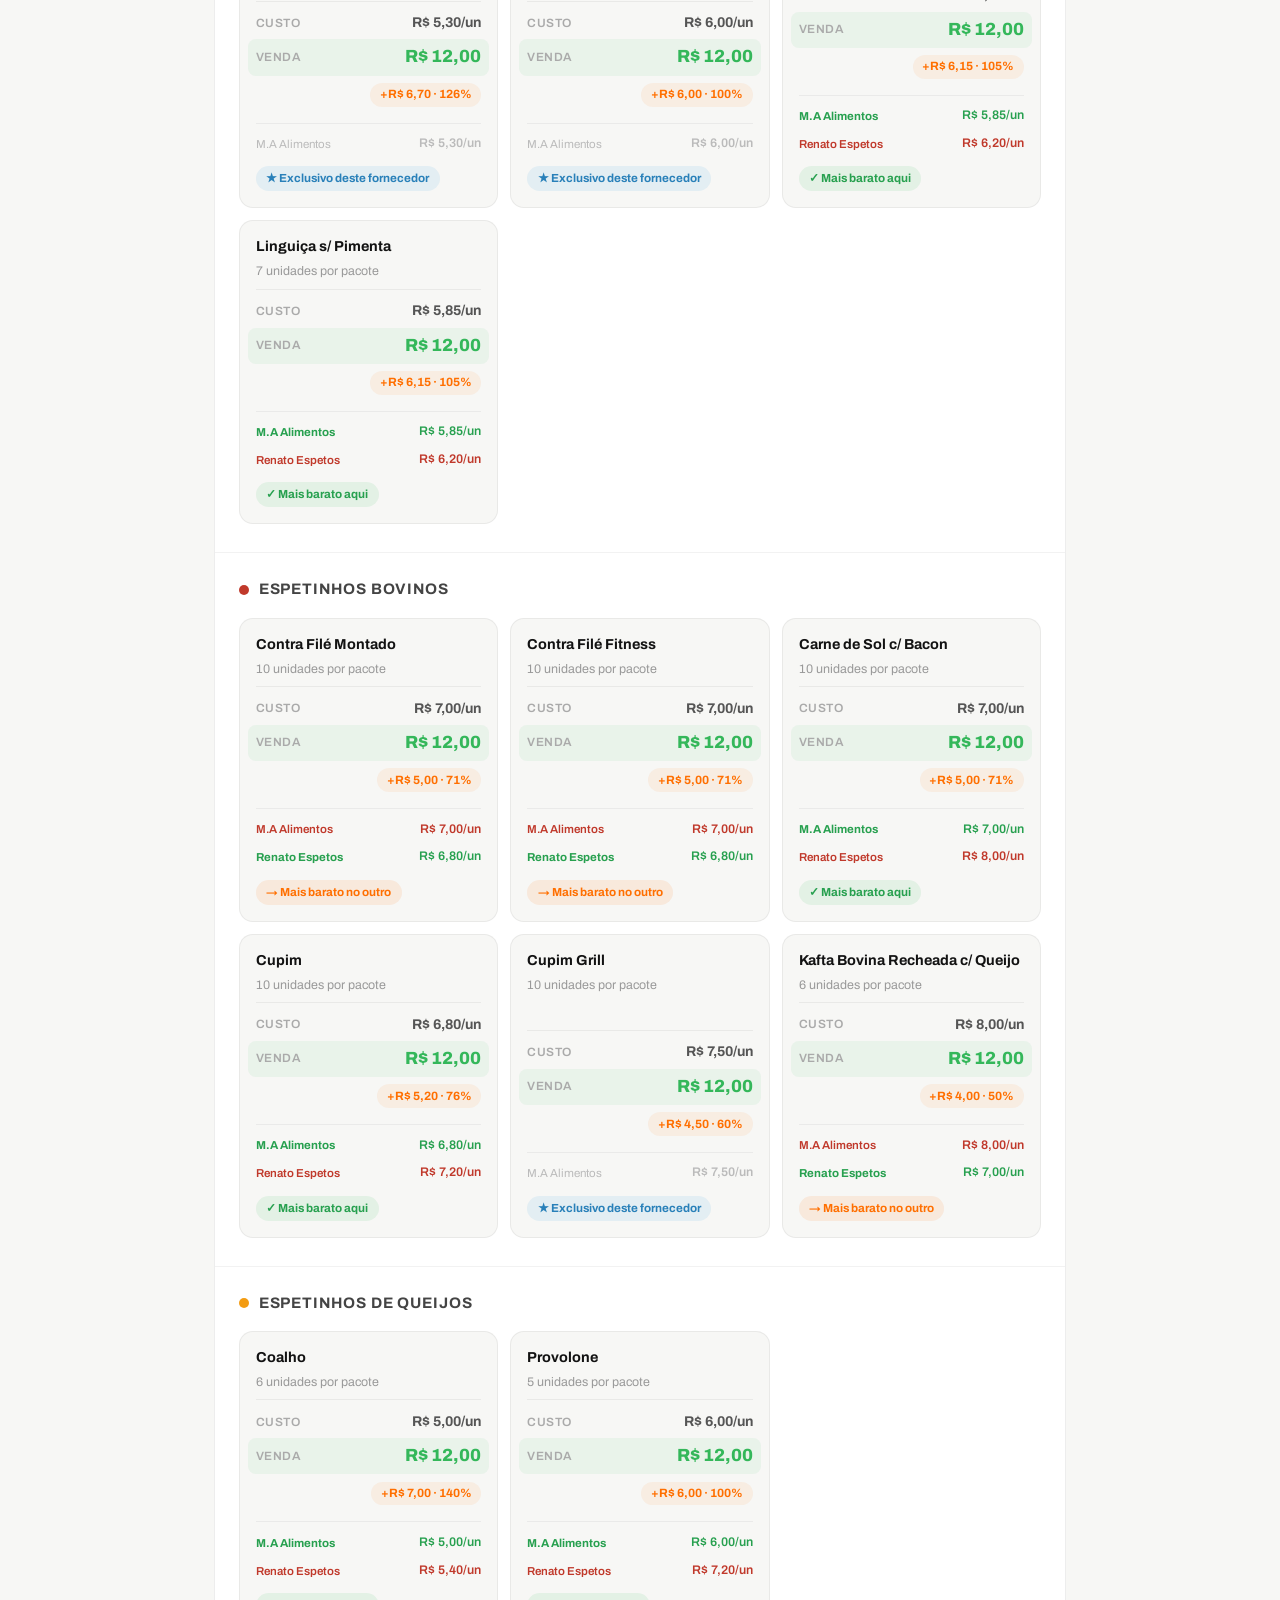
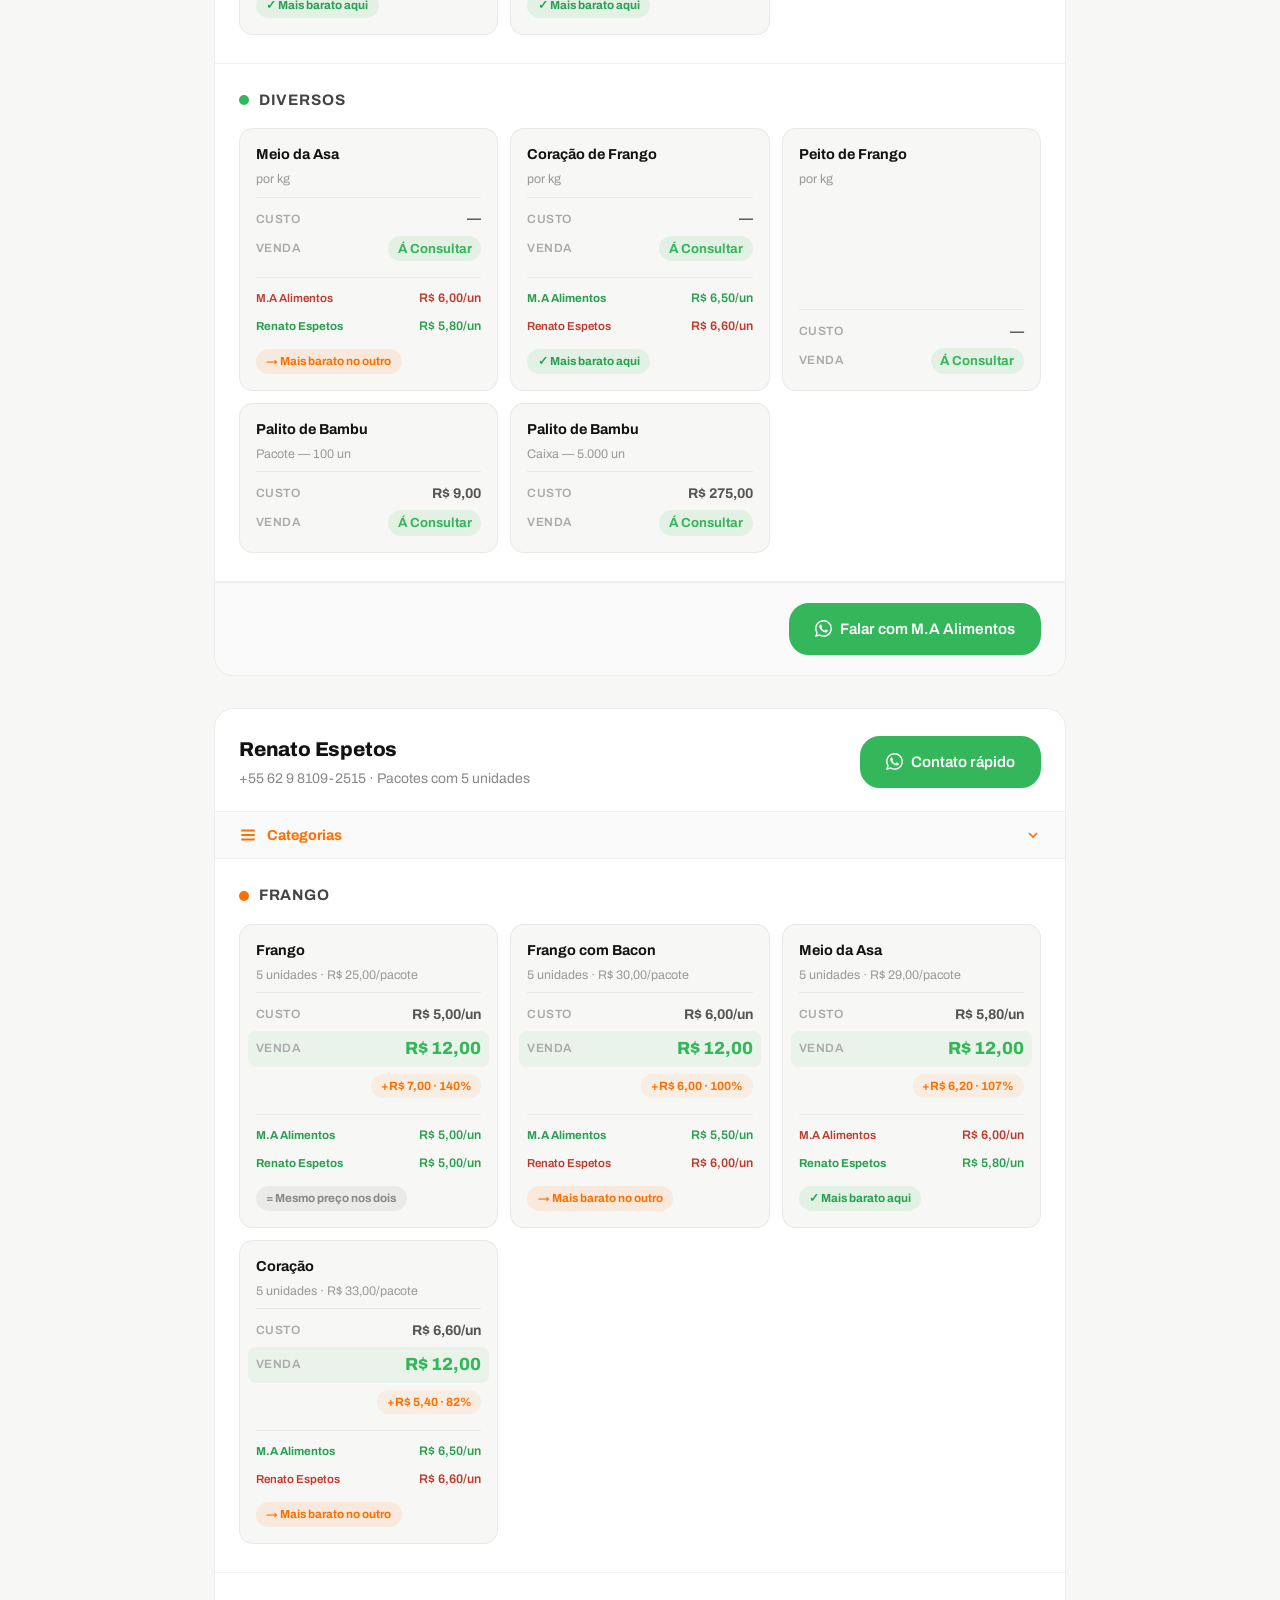
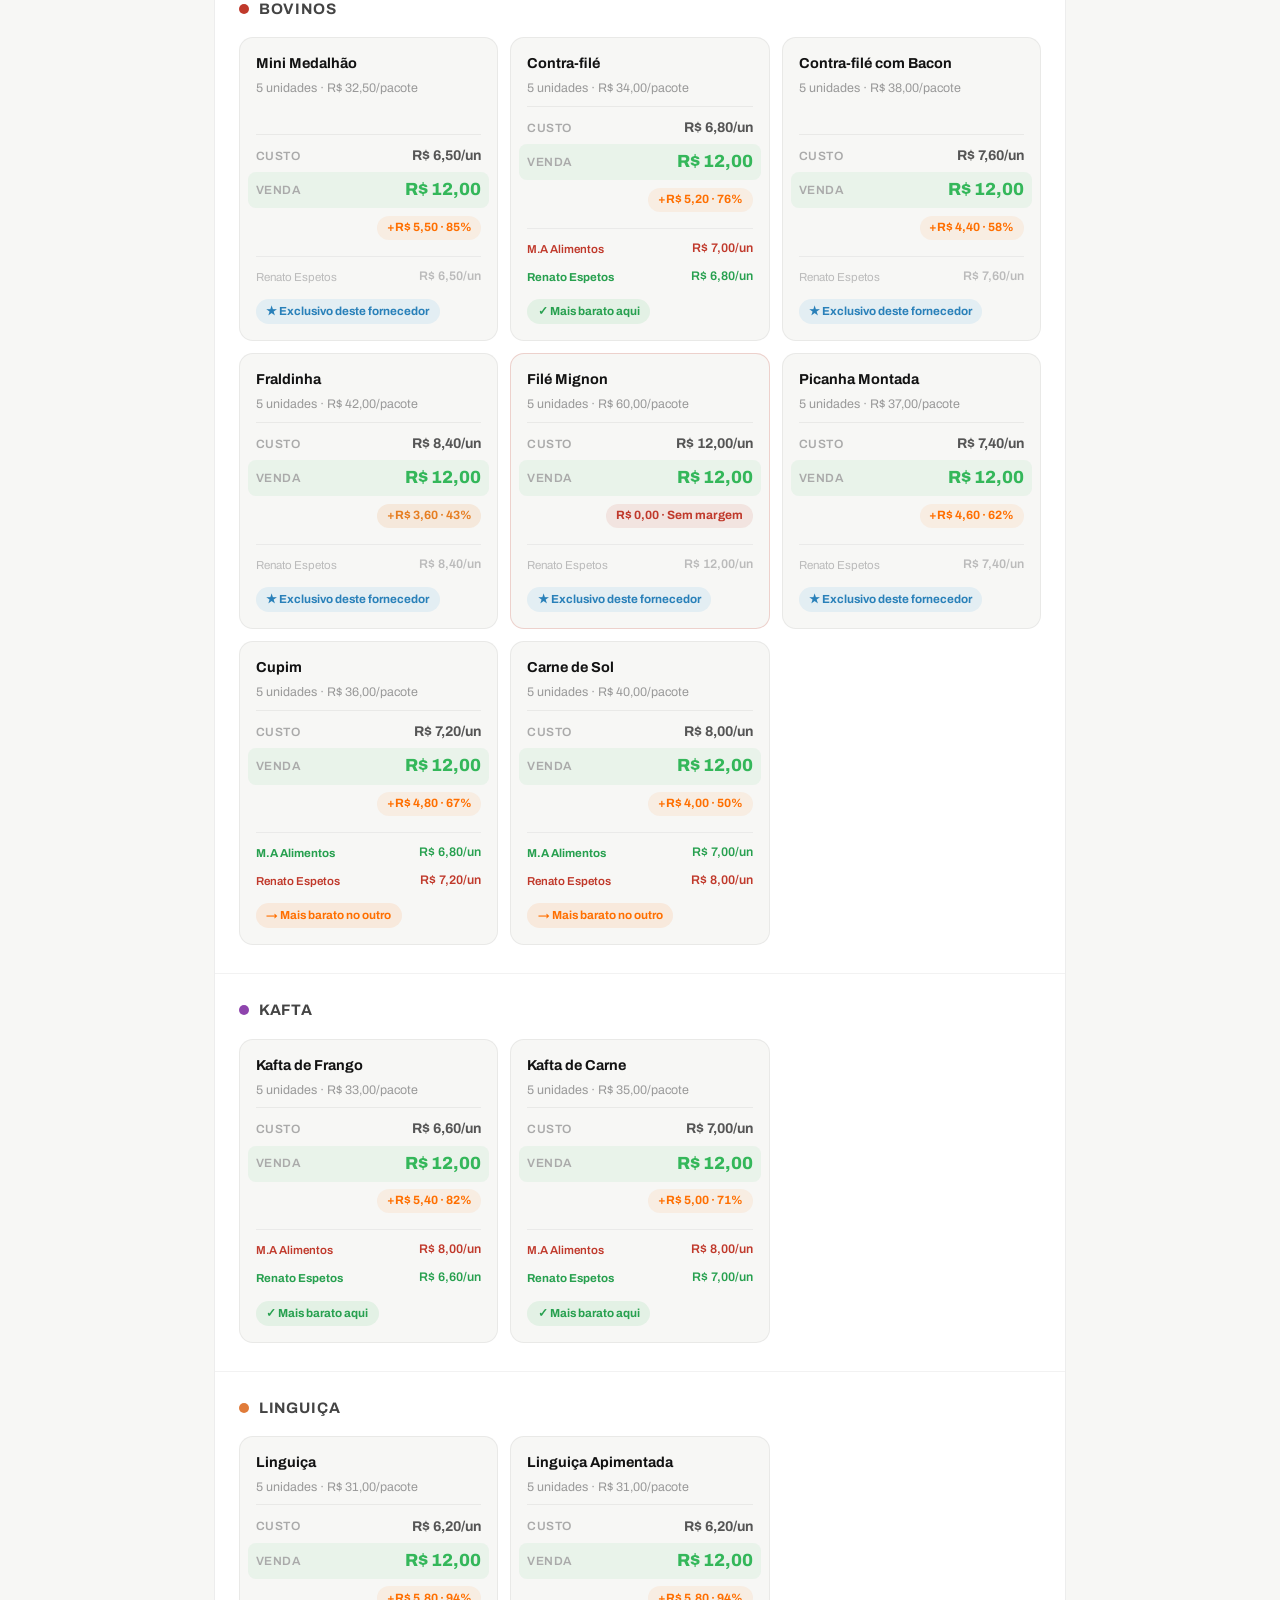
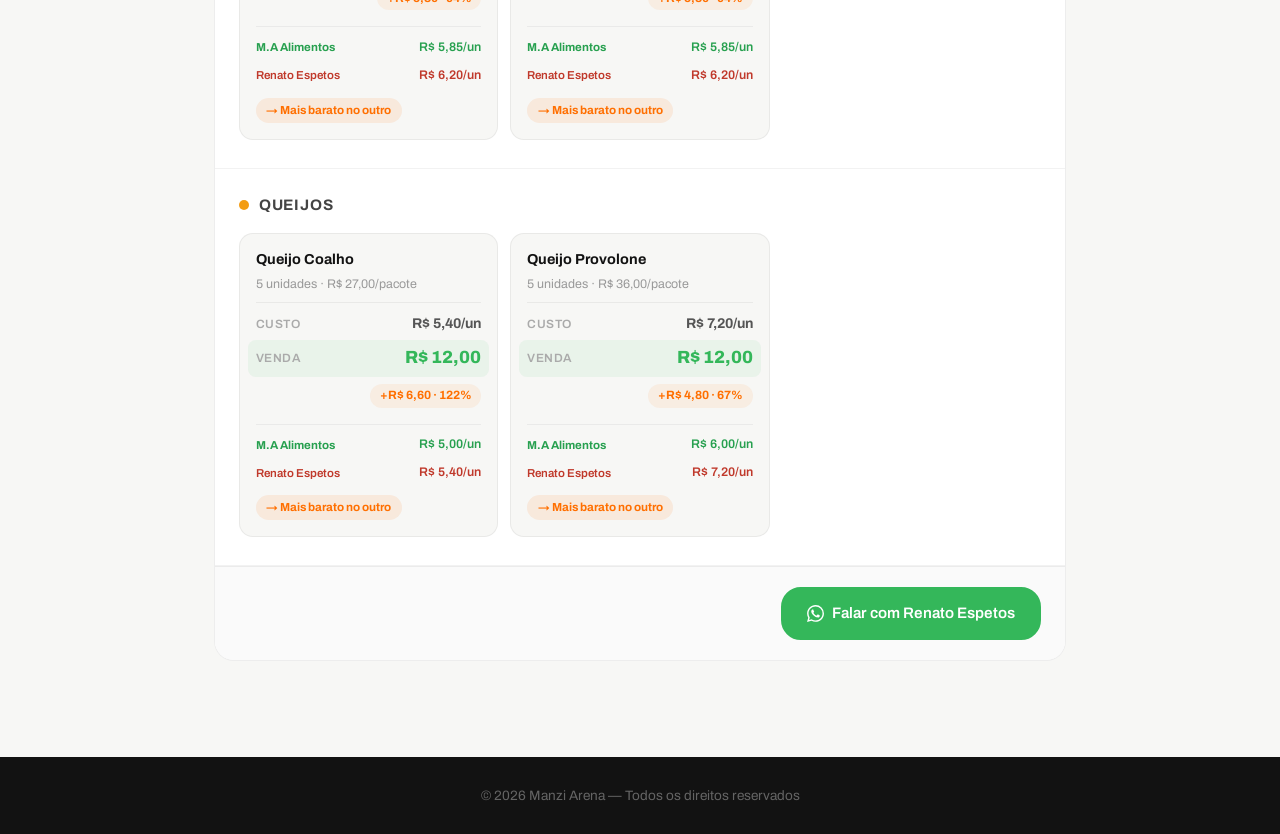
<file: fornecedores/index.html>
<!DOCTYPE html>
<html lang="pt-BR">
<head>
  <meta charset="UTF-8" />
  <meta name="viewport" content="width=device-width, initial-scale=1.0" />
  <meta name="robots" content="noindex, nofollow" />
  <title>Fornecedores — Manzi Arena</title>
  <link rel="stylesheet" href="../style.css" />
  <link rel="preconnect" href="https://fonts.googleapis.com" />
  <link href="https://fonts.googleapis.com/css2?family=Archivo:wght@400;500;600;700;800&display=swap" rel="stylesheet" />
</head>
<body class="catalog-body">

  <header class="header">
    <div class="container header__inner">
      <span class="logo">Manzi Arena</span>
      <span class="comanda-badge">Catálogo de Fornecedores</span>
    </div>
  </header>

  <main class="container catalog-main">

    <h1 class="catalog-title">Fornecedores</h1>

    <!-- Abas de categoria -->
    <nav class="category-tabs">
      <button class="tab-btn" data-tab="bebidas" onclick="switchTab('bebidas')">Bebidas</button>
      <button class="tab-btn active" data-tab="petiscos" onclick="switchTab('petiscos')">Petiscos</button>
      <button class="tab-btn" data-tab="gulosemas" onclick="switchTab('gulosemas')">Gulosemas</button>
      <button class="tab-btn" data-tab="limpeza" onclick="switchTab('limpeza')">Limpeza e Manutenção</button>
    </nav>

    <!-- Empty states -->
    <div class="category-empty" data-category="bebidas">Nenhum fornecedor cadastrado em <strong>Bebidas</strong> ainda.</div>
    <div class="category-empty" data-category="gulosemas">Nenhum fornecedor cadastrado em <strong>Gulosemas</strong> ainda.</div>
    <div class="category-empty" data-category="limpeza">Nenhum fornecedor cadastrado em <strong>Limpeza e Manutenção</strong> ainda.</div>

    <!-- ── M.A Alimentos ── -->
    <section class="supplier-card" data-category="petiscos" id="ma-alimentos">

      <div class="supplier-card__header">
        <div class="supplier-card__info">
          <h2>M.A Alimentos</h2>
          <p>+55 62 9241-9991</p>
        </div>
        <a class="btn btn--green" href="https://wa.me/556292419991" target="_blank" rel="noopener">
          <svg width="17" height="17" viewBox="0 0 24 24" fill="currentColor" aria-hidden="true"><path d="M17.472 14.382c-.297-.149-1.758-.867-2.03-.967-.273-.099-.471-.148-.67.15-.197.297-.767.966-.94 1.164-.173.199-.347.223-.644.075-.297-.15-1.255-.463-2.39-1.475-.883-.788-1.48-1.761-1.653-2.059-.173-.297-.018-.458.13-.606.134-.133.298-.347.446-.52.149-.174.198-.298.298-.497.099-.198.05-.371-.025-.52-.075-.149-.669-1.612-.916-2.207-.242-.579-.487-.5-.669-.51-.173-.008-.371-.01-.57-.01-.198 0-.52.074-.792.372-.272.297-1.04 1.016-1.04 2.479 0 1.462 1.065 2.875 1.213 3.074.149.198 2.096 3.2 5.077 4.487.709.306 1.262.489 1.694.625.712.227 1.36.195 1.871.118.571-.085 1.758-.719 2.006-1.413.248-.694.248-1.289.173-1.413-.074-.124-.272-.198-.57-.347m-5.421 7.403h-.004a9.87 9.87 0 01-5.031-1.378l-.361-.214-3.741.982.998-3.648-.235-.374a9.86 9.86 0 01-1.51-5.26c.001-5.45 4.436-9.884 9.888-9.884 2.64 0 5.122 1.03 6.988 2.898a9.825 9.825 0 012.893 6.994c-.003 5.45-4.437 9.884-9.885 9.884m8.413-18.297A11.815 11.815 0 0012.05 0C5.495 0 .16 5.335.157 11.892c0 2.096.547 4.142 1.588 5.945L.057 24l6.305-1.654a11.882 11.882 0 005.683 1.448h.005c6.554 0 11.89-5.335 11.893-11.893a11.821 11.821 0 00-3.48-8.413z"/></svg>
          Contato rápido
        </a>
      </div>

      <!-- Menu hamburguer de categorias -->
      <div class="catalog-nav-wrapper">
        <button class="catalog-nav-toggle" onclick="toggleNav(this)" aria-expanded="false">
          <svg width="18" height="18" viewBox="0 0 24 24" fill="none" stroke="currentColor" stroke-width="2.5" aria-hidden="true">
            <line x1="3" y1="6" x2="21" y2="6"/>
            <line x1="3" y1="12" x2="21" y2="12"/>
            <line x1="3" y1="18" x2="21" y2="18"/>
          </svg>
          Categorias
          <svg class="nav-chevron" width="16" height="16" viewBox="0 0 24 24" fill="none" stroke="currentColor" stroke-width="2.5" aria-hidden="true">
            <polyline points="6 9 12 15 18 9"/>
          </svg>
        </button>
        <nav class="catalog-nav">
          <a href="#frango" onclick="closeNav(this)">🍗 Frango</a>
          <a href="#suinos" onclick="closeNav(this)">🥩 Suínos</a>
          <a href="#bovinos" onclick="closeNav(this)">🐄 Bovinos</a>
          <a href="#queijos" onclick="closeNav(this)">🧀 Queijos</a>
          <a href="#diversos" onclick="closeNav(this)">📦 Diversos</a>
        </nav>
      </div>

      <!-- Frango -->
      <div class="catalog-section" id="frango">
        <h3 class="catalog-section__title">
          <span class="catalog-section__dot" style="background:#FF6F00"></span>
          Espetinhos de Frango
        </h3>
        <div class="catalog-grid">
          <div class="catalog-item">
            <p class="catalog-item__name">Frango c/ Bacon</p>
            <p class="catalog-item__qty">10 unidades por pacote</p>
            <div class="catalog-item__pricing">
              <div class="price-row"><span class="price-label">Custo</span><span class="price-cost">R$ 5,50/un</span></div>
              <div class="price-row price-row--sale"><span class="price-label">Venda</span><span class="price-sale">R$ 12,00</span></div>
              <div class="price-margin"><span class="margin-badge">+R$ 6,50 · 118%</span></div>
            </div>
          </div>
          <div class="catalog-item">
            <p class="catalog-item__name">Frango s/ Bacon</p>
            <p class="catalog-item__qty">10 unidades por pacote</p>
            <div class="catalog-item__pricing">
              <div class="price-row"><span class="price-label">Custo</span><span class="price-cost">R$ 5,00/un</span></div>
              <div class="price-row price-row--sale"><span class="price-label">Venda</span><span class="price-sale">R$ 12,00</span></div>
              <div class="price-margin"><span class="margin-badge">+R$ 7,00 · 140%</span></div>
            </div>
          </div>
          <div class="catalog-item">
            <p class="catalog-item__name">Frango c/ Bacon Enroladinho</p>
            <p class="catalog-item__qty">10 unidades por pacote</p>
            <div class="catalog-item__pricing">
              <div class="price-row"><span class="price-label">Custo</span><span class="price-cost">R$ 6,50/un</span></div>
              <div class="price-row price-row--sale"><span class="price-label">Venda</span><span class="price-sale">R$ 12,00</span></div>
              <div class="price-margin"><span class="margin-badge">+R$ 5,50 · 85%</span></div>
            </div>
          </div>
          <div class="catalog-item">
            <p class="catalog-item__name">Meio da Asa</p>
            <p class="catalog-item__qty">10 unidades por pacote</p>
            <div class="catalog-item__pricing">
              <div class="price-row"><span class="price-label">Custo</span><span class="price-cost">R$ 6,00/un</span></div>
              <div class="price-row price-row--sale"><span class="price-label">Venda</span><span class="price-sale">R$ 12,00</span></div>
              <div class="price-margin"><span class="margin-badge">+R$ 6,00 · 100%</span></div>
            </div>
          </div>
          <div class="catalog-item">
            <p class="catalog-item__name">Coração de Frango</p>
            <p class="catalog-item__qty">10 unidades por pacote</p>
            <div class="catalog-item__pricing">
              <div class="price-row"><span class="price-label">Custo</span><span class="price-cost">R$ 6,50/un</span></div>
              <div class="price-row price-row--sale"><span class="price-label">Venda</span><span class="price-sale">R$ 12,00</span></div>
              <div class="price-margin"><span class="margin-badge">+R$ 5,50 · 85%</span></div>
            </div>
          </div>
          <div class="catalog-item">
            <p class="catalog-item__name">Kafta de Frango Recheada c/ Queijo</p>
            <p class="catalog-item__qty">6 unidades por pacote</p>
            <div class="catalog-item__pricing">
              <div class="price-row"><span class="price-label">Custo</span><span class="price-cost">R$ 8,00/un</span></div>
              <div class="price-row price-row--sale"><span class="price-label">Venda</span><span class="price-sale">R$ 12,00</span></div>
              <div class="price-margin"><span class="margin-badge">+R$ 4,00 · 50%</span></div>
            </div>
          </div>
          <div class="catalog-item">
            <p class="catalog-item__name">Linguiça de Frango c/ Pimenta</p>
            <p class="catalog-item__qty">7 unidades por pacote</p>
            <div class="catalog-item__pricing">
              <div class="price-row"><span class="price-label">Custo</span><span class="price-cost">R$ 5,85/un</span></div>
              <div class="price-row price-row--sale"><span class="price-label">Venda</span><span class="price-sale">R$ 12,00</span></div>
              <div class="price-margin"><span class="margin-badge">+R$ 6,15 · 105%</span></div>
            </div>
          </div>
          <div class="catalog-item">
            <p class="catalog-item__name">Linguiça de Frango s/ Pimenta</p>
            <p class="catalog-item__qty">7 unidades por pacote</p>
            <div class="catalog-item__pricing">
              <div class="price-row"><span class="price-label">Custo</span><span class="price-cost">R$ 5,85/un</span></div>
              <div class="price-row price-row--sale"><span class="price-label">Venda</span><span class="price-sale">R$ 12,00</span></div>
              <div class="price-margin"><span class="margin-badge">+R$ 6,15 · 105%</span></div>
            </div>
          </div>
        </div>
      </div>

      <!-- Suínos -->
      <div class="catalog-section" id="suinos">
        <h3 class="catalog-section__title">
          <span class="catalog-section__dot" style="background:#e07b39"></span>
          Espetinhos Suínos
        </h3>
        <div class="catalog-grid">
          <div class="catalog-item">
            <p class="catalog-item__name">Lombo c/ Bacon</p>
            <p class="catalog-item__qty">10 unidades por pacote</p>
            <div class="catalog-item__pricing">
              <div class="price-row"><span class="price-label">Custo</span><span class="price-cost">R$ 5,30/un</span></div>
              <div class="price-row price-row--sale"><span class="price-label">Venda</span><span class="price-sale">R$ 12,00</span></div>
              <div class="price-margin"><span class="margin-badge">+R$ 6,70 · 126%</span></div>
            </div>
          </div>
          <div class="catalog-item">
            <p class="catalog-item__name">Costelinha</p>
            <p class="catalog-item__qty">10 unidades por pacote</p>
            <div class="catalog-item__pricing">
              <div class="price-row"><span class="price-label">Custo</span><span class="price-cost">R$ 6,00/un</span></div>
              <div class="price-row price-row--sale"><span class="price-label">Venda</span><span class="price-sale">R$ 12,00</span></div>
              <div class="price-margin"><span class="margin-badge">+R$ 6,00 · 100%</span></div>
            </div>
          </div>
          <div class="catalog-item">
            <p class="catalog-item__name">Linguiça c/ Pimenta</p>
            <p class="catalog-item__qty">7 unidades por pacote</p>
            <div class="catalog-item__pricing">
              <div class="price-row"><span class="price-label">Custo</span><span class="price-cost">R$ 5,85/un</span></div>
              <div class="price-row price-row--sale"><span class="price-label">Venda</span><span class="price-sale">R$ 12,00</span></div>
              <div class="price-margin"><span class="margin-badge">+R$ 6,15 · 105%</span></div>
            </div>
          </div>
          <div class="catalog-item">
            <p class="catalog-item__name">Linguiça s/ Pimenta</p>
            <p class="catalog-item__qty">7 unidades por pacote</p>
            <div class="catalog-item__pricing">
              <div class="price-row"><span class="price-label">Custo</span><span class="price-cost">R$ 5,85/un</span></div>
              <div class="price-row price-row--sale"><span class="price-label">Venda</span><span class="price-sale">R$ 12,00</span></div>
              <div class="price-margin"><span class="margin-badge">+R$ 6,15 · 105%</span></div>
            </div>
          </div>
        </div>
      </div>

      <!-- Bovinos -->
      <div class="catalog-section" id="bovinos">
        <h3 class="catalog-section__title">
          <span class="catalog-section__dot" style="background:#c0392b"></span>
          Espetinhos Bovinos
        </h3>
        <div class="catalog-grid">
          <div class="catalog-item">
            <p class="catalog-item__name">Contra Filé Montado</p>
            <p class="catalog-item__qty">10 unidades por pacote</p>
            <div class="catalog-item__pricing">
              <div class="price-row"><span class="price-label">Custo</span><span class="price-cost">R$ 7,00/un</span></div>
              <div class="price-row price-row--sale"><span class="price-label">Venda</span><span class="price-sale">R$ 12,00</span></div>
              <div class="price-margin"><span class="margin-badge">+R$ 5,00 · 71%</span></div>
            </div>
          </div>
          <div class="catalog-item">
            <p class="catalog-item__name">Contra Filé Fitness</p>
            <p class="catalog-item__qty">10 unidades por pacote</p>
            <div class="catalog-item__pricing">
              <div class="price-row"><span class="price-label">Custo</span><span class="price-cost">R$ 7,00/un</span></div>
              <div class="price-row price-row--sale"><span class="price-label">Venda</span><span class="price-sale">R$ 12,00</span></div>
              <div class="price-margin"><span class="margin-badge">+R$ 5,00 · 71%</span></div>
            </div>
          </div>
          <div class="catalog-item">
            <p class="catalog-item__name">Carne de Sol c/ Bacon</p>
            <p class="catalog-item__qty">10 unidades por pacote</p>
            <div class="catalog-item__pricing">
              <div class="price-row"><span class="price-label">Custo</span><span class="price-cost">R$ 7,00/un</span></div>
              <div class="price-row price-row--sale"><span class="price-label">Venda</span><span class="price-sale">R$ 12,00</span></div>
              <div class="price-margin"><span class="margin-badge">+R$ 5,00 · 71%</span></div>
            </div>
          </div>
          <div class="catalog-item">
            <p class="catalog-item__name">Cupim</p>
            <p class="catalog-item__qty">10 unidades por pacote</p>
            <div class="catalog-item__pricing">
              <div class="price-row"><span class="price-label">Custo</span><span class="price-cost">R$ 6,80/un</span></div>
              <div class="price-row price-row--sale"><span class="price-label">Venda</span><span class="price-sale">R$ 12,00</span></div>
              <div class="price-margin"><span class="margin-badge">+R$ 5,20 · 76%</span></div>
            </div>
          </div>
          <div class="catalog-item">
            <p class="catalog-item__name">Cupim Grill</p>
            <p class="catalog-item__qty">10 unidades por pacote</p>
            <div class="catalog-item__pricing">
              <div class="price-row"><span class="price-label">Custo</span><span class="price-cost">R$ 7,50/un</span></div>
              <div class="price-row price-row--sale"><span class="price-label">Venda</span><span class="price-sale">R$ 12,00</span></div>
              <div class="price-margin"><span class="margin-badge">+R$ 4,50 · 60%</span></div>
            </div>
          </div>
          <div class="catalog-item">
            <p class="catalog-item__name">Kafta Bovina Recheada c/ Queijo</p>
            <p class="catalog-item__qty">6 unidades por pacote</p>
            <div class="catalog-item__pricing">
              <div class="price-row"><span class="price-label">Custo</span><span class="price-cost">R$ 8,00/un</span></div>
              <div class="price-row price-row--sale"><span class="price-label">Venda</span><span class="price-sale">R$ 12,00</span></div>
              <div class="price-margin"><span class="margin-badge">+R$ 4,00 · 50%</span></div>
            </div>
          </div>
        </div>
      </div>

      <!-- Queijos -->
      <div class="catalog-section" id="queijos">
        <h3 class="catalog-section__title">
          <span class="catalog-section__dot" style="background:#f39c12"></span>
          Espetinhos de Queijos
        </h3>
        <div class="catalog-grid">
          <div class="catalog-item">
            <p class="catalog-item__name">Coalho</p>
            <p class="catalog-item__qty">6 unidades por pacote</p>
            <div class="catalog-item__pricing">
              <div class="price-row"><span class="price-label">Custo</span><span class="price-cost">R$ 5,00/un</span></div>
              <div class="price-row price-row--sale"><span class="price-label">Venda</span><span class="price-sale">R$ 12,00</span></div>
              <div class="price-margin"><span class="margin-badge">+R$ 7,00 · 140%</span></div>
            </div>
          </div>
          <div class="catalog-item">
            <p class="catalog-item__name">Provolone</p>
            <p class="catalog-item__qty">5 unidades por pacote</p>
            <div class="catalog-item__pricing">
              <div class="price-row"><span class="price-label">Custo</span><span class="price-cost">R$ 6,00/un</span></div>
              <div class="price-row price-row--sale"><span class="price-label">Venda</span><span class="price-sale">R$ 12,00</span></div>
              <div class="price-margin"><span class="margin-badge">+R$ 6,00 · 100%</span></div>
            </div>
          </div>
        </div>
      </div>

      <!-- Diversos -->
      <div class="catalog-section" id="diversos">
        <h3 class="catalog-section__title">
          <span class="catalog-section__dot" style="background:#34B75A"></span>
          Diversos
        </h3>
        <div class="catalog-grid">
          <div class="catalog-item">
            <p class="catalog-item__name">Meio da Asa</p>
            <p class="catalog-item__qty">por kg</p>
            <div class="catalog-item__pricing">
              <div class="price-row"><span class="price-label">Custo</span><span class="price-cost">—</span></div>
              <div class="price-row"><span class="price-label">Venda</span><span class="price-consult-inline">Á Consultar</span></div>
            </div>
          </div>
          <div class="catalog-item">
            <p class="catalog-item__name">Coração de Frango</p>
            <p class="catalog-item__qty">por kg</p>
            <div class="catalog-item__pricing">
              <div class="price-row"><span class="price-label">Custo</span><span class="price-cost">—</span></div>
              <div class="price-row"><span class="price-label">Venda</span><span class="price-consult-inline">Á Consultar</span></div>
            </div>
          </div>
          <div class="catalog-item">
            <p class="catalog-item__name">Peito de Frango</p>
            <p class="catalog-item__qty">por kg</p>
            <div class="catalog-item__pricing">
              <div class="price-row"><span class="price-label">Custo</span><span class="price-cost">—</span></div>
              <div class="price-row"><span class="price-label">Venda</span><span class="price-consult-inline">Á Consultar</span></div>
            </div>
          </div>
          <div class="catalog-item">
            <p class="catalog-item__name">Palito de Bambu</p>
            <p class="catalog-item__qty">Pacote — 100 un</p>
            <div class="catalog-item__pricing">
              <div class="price-row"><span class="price-label">Custo</span><span class="price-cost">R$ 9,00</span></div>
              <div class="price-row"><span class="price-label">Venda</span><span class="price-consult-inline">Á Consultar</span></div>
            </div>
          </div>
          <div class="catalog-item">
            <p class="catalog-item__name">Palito de Bambu</p>
            <p class="catalog-item__qty">Caixa — 5.000 un</p>
            <div class="catalog-item__pricing">
              <div class="price-row"><span class="price-label">Custo</span><span class="price-cost">R$ 275,00</span></div>
              <div class="price-row"><span class="price-label">Venda</span><span class="price-consult-inline">Á Consultar</span></div>
            </div>
          </div>
        </div>
      </div>

      <div class="supplier-card__footer">
        <a class="btn btn--green" href="https://wa.me/556292419991" target="_blank" rel="noopener">
          <svg width="17" height="17" viewBox="0 0 24 24" fill="currentColor" aria-hidden="true"><path d="M17.472 14.382c-.297-.149-1.758-.867-2.03-.967-.273-.099-.471-.148-.67.15-.197.297-.767.966-.94 1.164-.173.199-.347.223-.644.075-.297-.15-1.255-.463-2.39-1.475-.883-.788-1.48-1.761-1.653-2.059-.173-.297-.018-.458.13-.606.134-.133.298-.347.446-.52.149-.174.198-.298.298-.497.099-.198.05-.371-.025-.52-.075-.149-.669-1.612-.916-2.207-.242-.579-.487-.5-.669-.51-.173-.008-.371-.01-.57-.01-.198 0-.52.074-.792.372-.272.297-1.04 1.016-1.04 2.479 0 1.462 1.065 2.875 1.213 3.074.149.198 2.096 3.2 5.077 4.487.709.306 1.262.489 1.694.625.712.227 1.36.195 1.871.118.571-.085 1.758-.719 2.006-1.413.248-.694.248-1.289.173-1.413-.074-.124-.272-.198-.57-.347m-5.421 7.403h-.004a9.87 9.87 0 01-5.031-1.378l-.361-.214-3.741.982.998-3.648-.235-.374a9.86 9.86 0 01-1.51-5.26c.001-5.45 4.436-9.884 9.888-9.884 2.64 0 5.122 1.03 6.988 2.898a9.825 9.825 0 012.893 6.994c-.003 5.45-4.437 9.884-9.885 9.884m8.413-18.297A11.815 11.815 0 0012.05 0C5.495 0 .16 5.335.157 11.892c0 2.096.547 4.142 1.588 5.945L.057 24l6.305-1.654a11.882 11.882 0 005.683 1.448h.005c6.554 0 11.89-5.335 11.893-11.893a11.821 11.821 0 00-3.48-8.413z"/></svg>
          Falar com M.A Alimentos
        </a>
      </div>

    </section>
    <!-- ── Renato Espetos ── -->
    <section class="supplier-card" data-category="petiscos" id="renato-espetos">

      <div class="supplier-card__header">
        <div class="supplier-card__info">
          <h2>Renato Espetos</h2>
          <p>+55 62 9 8109-2515 · Pacotes com 5 unidades</p>
        </div>
        <a class="btn btn--green" href="https://wa.me/5562981092515" target="_blank" rel="noopener">
          <svg width="17" height="17" viewBox="0 0 24 24" fill="currentColor" aria-hidden="true"><path d="M17.472 14.382c-.297-.149-1.758-.867-2.03-.967-.273-.099-.471-.148-.67.15-.197.297-.767.966-.94 1.164-.173.199-.347.223-.644.075-.297-.15-1.255-.463-2.39-1.475-.883-.788-1.48-1.761-1.653-2.059-.173-.297-.018-.458.13-.606.134-.133.298-.347.446-.52.149-.174.198-.298.298-.497.099-.198.05-.371-.025-.52-.075-.149-.669-1.612-.916-2.207-.242-.579-.487-.5-.669-.51-.173-.008-.371-.01-.57-.01-.198 0-.52.074-.792.372-.272.297-1.04 1.016-1.04 2.479 0 1.462 1.065 2.875 1.213 3.074.149.198 2.096 3.2 5.077 4.487.709.306 1.262.489 1.694.625.712.227 1.36.195 1.871.118.571-.085 1.758-.719 2.006-1.413.248-.694.248-1.289.173-1.413-.074-.124-.272-.198-.57-.347m-5.421 7.403h-.004a9.87 9.87 0 01-5.031-1.378l-.361-.214-3.741.982.998-3.648-.235-.374a9.86 9.86 0 01-1.51-5.26c.001-5.45 4.436-9.884 9.888-9.884 2.64 0 5.122 1.03 6.988 2.898a9.825 9.825 0 012.893 6.994c-.003 5.45-4.437 9.884-9.885 9.884m8.413-18.297A11.815 11.815 0 0012.05 0C5.495 0 .16 5.335.157 11.892c0 2.096.547 4.142 1.588 5.945L.057 24l6.305-1.654a11.882 11.882 0 005.683 1.448h.005c6.554 0 11.89-5.335 11.893-11.893a11.821 11.821 0 00-3.48-8.413z"/></svg>
          Contato rápido
        </a>
      </div>

      <div class="catalog-nav-wrapper">
        <button class="catalog-nav-toggle" onclick="toggleNav(this)" aria-expanded="false">
          <svg width="18" height="18" viewBox="0 0 24 24" fill="none" stroke="currentColor" stroke-width="2.5" aria-hidden="true">
            <line x1="3" y1="6" x2="21" y2="6"/><line x1="3" y1="12" x2="21" y2="12"/><line x1="3" y1="18" x2="21" y2="18"/>
          </svg>
          Categorias
          <svg class="nav-chevron" width="16" height="16" viewBox="0 0 24 24" fill="none" stroke="currentColor" stroke-width="2.5" aria-hidden="true"><polyline points="6 9 12 15 18 9"/></svg>
        </button>
        <nav class="catalog-nav">
          <a href="#r-frango" onclick="closeNav(this)">🍗 Frango</a>
          <a href="#r-bovinos" onclick="closeNav(this)">🐄 Bovinos</a>
          <a href="#r-kafta" onclick="closeNav(this)">🫙 Kafta</a>
          <a href="#r-linguica" onclick="closeNav(this)">🌭 Linguiça</a>
          <a href="#r-queijos" onclick="closeNav(this)">🧀 Queijos</a>
        </nav>
      </div>

      <!-- Frango -->
      <div class="catalog-section" id="r-frango">
        <h3 class="catalog-section__title">
          <span class="catalog-section__dot" style="background:#FF6F00"></span>
          Frango
        </h3>
        <div class="catalog-grid">
          <div class="catalog-item">
            <p class="catalog-item__name">Frango</p>
            <p class="catalog-item__qty">5 unidades · R$ 25,00/pacote</p>
            <div class="catalog-item__pricing">
              <div class="price-row"><span class="price-label">Custo</span><span class="price-cost">R$ 5,00/un</span></div>
              <div class="price-row price-row--sale"><span class="price-label">Venda</span><span class="price-sale">R$ 12,00</span></div>
              <div class="price-margin"><span class="margin-badge">+R$ 7,00 · 140%</span></div>
            </div>
          </div>
          <div class="catalog-item">
            <p class="catalog-item__name">Frango com Bacon</p>
            <p class="catalog-item__qty">5 unidades · R$ 30,00/pacote</p>
            <div class="catalog-item__pricing">
              <div class="price-row"><span class="price-label">Custo</span><span class="price-cost">R$ 6,00/un</span></div>
              <div class="price-row price-row--sale"><span class="price-label">Venda</span><span class="price-sale">R$ 12,00</span></div>
              <div class="price-margin"><span class="margin-badge">+R$ 6,00 · 100%</span></div>
            </div>
          </div>
          <div class="catalog-item">
            <p class="catalog-item__name">Meio da Asa</p>
            <p class="catalog-item__qty">5 unidades · R$ 29,00/pacote</p>
            <div class="catalog-item__pricing">
              <div class="price-row"><span class="price-label">Custo</span><span class="price-cost">R$ 5,80/un</span></div>
              <div class="price-row price-row--sale"><span class="price-label">Venda</span><span class="price-sale">R$ 12,00</span></div>
              <div class="price-margin"><span class="margin-badge">+R$ 6,20 · 107%</span></div>
            </div>
          </div>
          <div class="catalog-item">
            <p class="catalog-item__name">Coração</p>
            <p class="catalog-item__qty">5 unidades · R$ 33,00/pacote</p>
            <div class="catalog-item__pricing">
              <div class="price-row"><span class="price-label">Custo</span><span class="price-cost">R$ 6,60/un</span></div>
              <div class="price-row price-row--sale"><span class="price-label">Venda</span><span class="price-sale">R$ 12,00</span></div>
              <div class="price-margin"><span class="margin-badge">+R$ 5,40 · 82%</span></div>
            </div>
          </div>
        </div>
      </div>

      <!-- Bovinos -->
      <div class="catalog-section" id="r-bovinos">
        <h3 class="catalog-section__title">
          <span class="catalog-section__dot" style="background:#c0392b"></span>
          Bovinos
        </h3>
        <div class="catalog-grid">
          <div class="catalog-item">
            <p class="catalog-item__name">Mini Medalhão</p>
            <p class="catalog-item__qty">5 unidades · R$ 32,50/pacote</p>
            <div class="catalog-item__pricing">
              <div class="price-row"><span class="price-label">Custo</span><span class="price-cost">R$ 6,50/un</span></div>
              <div class="price-row price-row--sale"><span class="price-label">Venda</span><span class="price-sale">R$ 12,00</span></div>
              <div class="price-margin"><span class="margin-badge">+R$ 5,50 · 85%</span></div>
            </div>
          </div>
          <div class="catalog-item">
            <p class="catalog-item__name">Contra-filé</p>
            <p class="catalog-item__qty">5 unidades · R$ 34,00/pacote</p>
            <div class="catalog-item__pricing">
              <div class="price-row"><span class="price-label">Custo</span><span class="price-cost">R$ 6,80/un</span></div>
              <div class="price-row price-row--sale"><span class="price-label">Venda</span><span class="price-sale">R$ 12,00</span></div>
              <div class="price-margin"><span class="margin-badge">+R$ 5,20 · 76%</span></div>
            </div>
          </div>
          <div class="catalog-item">
            <p class="catalog-item__name">Contra-filé com Bacon</p>
            <p class="catalog-item__qty">5 unidades · R$ 38,00/pacote</p>
            <div class="catalog-item__pricing">
              <div class="price-row"><span class="price-label">Custo</span><span class="price-cost">R$ 7,60/un</span></div>
              <div class="price-row price-row--sale"><span class="price-label">Venda</span><span class="price-sale">R$ 12,00</span></div>
              <div class="price-margin"><span class="margin-badge">+R$ 4,40 · 58%</span></div>
            </div>
          </div>
          <div class="catalog-item">
            <p class="catalog-item__name">Fraldinha</p>
            <p class="catalog-item__qty">5 unidades · R$ 42,00/pacote</p>
            <div class="catalog-item__pricing">
              <div class="price-row"><span class="price-label">Custo</span><span class="price-cost">R$ 8,40/un</span></div>
              <div class="price-row price-row--sale"><span class="price-label">Venda</span><span class="price-sale">R$ 12,00</span></div>
              <div class="price-margin"><span class="margin-badge margin-badge--low">+R$ 3,60 · 43%</span></div>
            </div>
          </div>
          <div class="catalog-item catalog-item--alert">
            <p class="catalog-item__name">Filé Mignon</p>
            <p class="catalog-item__qty">5 unidades · R$ 60,00/pacote</p>
            <div class="catalog-item__pricing">
              <div class="price-row"><span class="price-label">Custo</span><span class="price-cost">R$ 12,00/un</span></div>
              <div class="price-row price-row--sale"><span class="price-label">Venda</span><span class="price-sale">R$ 12,00</span></div>
              <div class="price-margin"><span class="margin-badge margin-badge--zero">R$ 0,00 · Sem margem</span></div>
            </div>
          </div>
          <div class="catalog-item">
            <p class="catalog-item__name">Picanha Montada</p>
            <p class="catalog-item__qty">5 unidades · R$ 37,00/pacote</p>
            <div class="catalog-item__pricing">
              <div class="price-row"><span class="price-label">Custo</span><span class="price-cost">R$ 7,40/un</span></div>
              <div class="price-row price-row--sale"><span class="price-label">Venda</span><span class="price-sale">R$ 12,00</span></div>
              <div class="price-margin"><span class="margin-badge">+R$ 4,60 · 62%</span></div>
            </div>
          </div>
          <div class="catalog-item">
            <p class="catalog-item__name">Cupim</p>
            <p class="catalog-item__qty">5 unidades · R$ 36,00/pacote</p>
            <div class="catalog-item__pricing">
              <div class="price-row"><span class="price-label">Custo</span><span class="price-cost">R$ 7,20/un</span></div>
              <div class="price-row price-row--sale"><span class="price-label">Venda</span><span class="price-sale">R$ 12,00</span></div>
              <div class="price-margin"><span class="margin-badge">+R$ 4,80 · 67%</span></div>
            </div>
          </div>
          <div class="catalog-item">
            <p class="catalog-item__name">Carne de Sol</p>
            <p class="catalog-item__qty">5 unidades · R$ 40,00/pacote</p>
            <div class="catalog-item__pricing">
              <div class="price-row"><span class="price-label">Custo</span><span class="price-cost">R$ 8,00/un</span></div>
              <div class="price-row price-row--sale"><span class="price-label">Venda</span><span class="price-sale">R$ 12,00</span></div>
              <div class="price-margin"><span class="margin-badge">+R$ 4,00 · 50%</span></div>
            </div>
          </div>
        </div>
      </div>

      <!-- Kafta -->
      <div class="catalog-section" id="r-kafta">
        <h3 class="catalog-section__title">
          <span class="catalog-section__dot" style="background:#8e44ad"></span>
          Kafta
        </h3>
        <div class="catalog-grid">
          <div class="catalog-item">
            <p class="catalog-item__name">Kafta de Frango</p>
            <p class="catalog-item__qty">5 unidades · R$ 33,00/pacote</p>
            <div class="catalog-item__pricing">
              <div class="price-row"><span class="price-label">Custo</span><span class="price-cost">R$ 6,60/un</span></div>
              <div class="price-row price-row--sale"><span class="price-label">Venda</span><span class="price-sale">R$ 12,00</span></div>
              <div class="price-margin"><span class="margin-badge">+R$ 5,40 · 82%</span></div>
            </div>
          </div>
          <div class="catalog-item">
            <p class="catalog-item__name">Kafta de Carne</p>
            <p class="catalog-item__qty">5 unidades · R$ 35,00/pacote</p>
            <div class="catalog-item__pricing">
              <div class="price-row"><span class="price-label">Custo</span><span class="price-cost">R$ 7,00/un</span></div>
              <div class="price-row price-row--sale"><span class="price-label">Venda</span><span class="price-sale">R$ 12,00</span></div>
              <div class="price-margin"><span class="margin-badge">+R$ 5,00 · 71%</span></div>
            </div>
          </div>
        </div>
      </div>

      <!-- Linguiça -->
      <div class="catalog-section" id="r-linguica">
        <h3 class="catalog-section__title">
          <span class="catalog-section__dot" style="background:#e07b39"></span>
          Linguiça
        </h3>
        <div class="catalog-grid">
          <div class="catalog-item">
            <p class="catalog-item__name">Linguiça</p>
            <p class="catalog-item__qty">5 unidades · R$ 31,00/pacote</p>
            <div class="catalog-item__pricing">
              <div class="price-row"><span class="price-label">Custo</span><span class="price-cost">R$ 6,20/un</span></div>
              <div class="price-row price-row--sale"><span class="price-label">Venda</span><span class="price-sale">R$ 12,00</span></div>
              <div class="price-margin"><span class="margin-badge">+R$ 5,80 · 94%</span></div>
            </div>
          </div>
          <div class="catalog-item">
            <p class="catalog-item__name">Linguiça Apimentada</p>
            <p class="catalog-item__qty">5 unidades · R$ 31,00/pacote</p>
            <div class="catalog-item__pricing">
              <div class="price-row"><span class="price-label">Custo</span><span class="price-cost">R$ 6,20/un</span></div>
              <div class="price-row price-row--sale"><span class="price-label">Venda</span><span class="price-sale">R$ 12,00</span></div>
              <div class="price-margin"><span class="margin-badge">+R$ 5,80 · 94%</span></div>
            </div>
          </div>
        </div>
      </div>

      <!-- Queijos -->
      <div class="catalog-section" id="r-queijos">
        <h3 class="catalog-section__title">
          <span class="catalog-section__dot" style="background:#f39c12"></span>
          Queijos
        </h3>
        <div class="catalog-grid">
          <div class="catalog-item">
            <p class="catalog-item__name">Queijo Coalho</p>
            <p class="catalog-item__qty">5 unidades · R$ 27,00/pacote</p>
            <div class="catalog-item__pricing">
              <div class="price-row"><span class="price-label">Custo</span><span class="price-cost">R$ 5,40/un</span></div>
              <div class="price-row price-row--sale"><span class="price-label">Venda</span><span class="price-sale">R$ 12,00</span></div>
              <div class="price-margin"><span class="margin-badge">+R$ 6,60 · 122%</span></div>
            </div>
          </div>
          <div class="catalog-item">
            <p class="catalog-item__name">Queijo Provolone</p>
            <p class="catalog-item__qty">5 unidades · R$ 36,00/pacote</p>
            <div class="catalog-item__pricing">
              <div class="price-row"><span class="price-label">Custo</span><span class="price-cost">R$ 7,20/un</span></div>
              <div class="price-row price-row--sale"><span class="price-label">Venda</span><span class="price-sale">R$ 12,00</span></div>
              <div class="price-margin"><span class="margin-badge">+R$ 4,80 · 67%</span></div>
            </div>
          </div>
        </div>
      </div>

      <div class="supplier-card__footer">
        <a class="btn btn--green" href="https://wa.me/5562981092515" target="_blank" rel="noopener">
          <svg width="17" height="17" viewBox="0 0 24 24" fill="currentColor" aria-hidden="true"><path d="M17.472 14.382c-.297-.149-1.758-.867-2.03-.967-.273-.099-.471-.148-.67.15-.197.297-.767.966-.94 1.164-.173.199-.347.223-.644.075-.297-.15-1.255-.463-2.39-1.475-.883-.788-1.48-1.761-1.653-2.059-.173-.297-.018-.458.13-.606.134-.133.298-.347.446-.52.149-.174.198-.298.298-.497.099-.198.05-.371-.025-.52-.075-.149-.669-1.612-.916-2.207-.242-.579-.487-.5-.669-.51-.173-.008-.371-.01-.57-.01-.198 0-.52.074-.792.372-.272.297-1.04 1.016-1.04 2.479 0 1.462 1.065 2.875 1.213 3.074.149.198 2.096 3.2 5.077 4.487.709.306 1.262.489 1.694.625.712.227 1.36.195 1.871.118.571-.085 1.758-.719 2.006-1.413.248-.694.248-1.289.173-1.413-.074-.124-.272-.198-.57-.347m-5.421 7.403h-.004a9.87 9.87 0 01-5.031-1.378l-.361-.214-3.741.982.998-3.648-.235-.374a9.86 9.86 0 01-1.51-5.26c.001-5.45 4.436-9.884 9.888-9.884 2.64 0 5.122 1.03 6.988 2.898a9.825 9.825 0 012.893 6.994c-.003 5.45-4.437 9.884-9.885 9.884m8.413-18.297A11.815 11.815 0 0012.05 0C5.495 0 .16 5.335.157 11.892c0 2.096.547 4.142 1.588 5.945L.057 24l6.305-1.654a11.882 11.882 0 005.683 1.448h.005c6.554 0 11.89-5.335 11.893-11.893a11.821 11.821 0 00-3.48-8.413z"/></svg>
          Falar com Renato Espetos
        </a>
      </div>

    </section>

  </main>

  <footer class="footer">
    <div class="container">
      <p>© 2026 Manzi Arena — Todos os direitos reservados</p>
    </div>
  </footer>

  <script>
    function toggleNav(btn) {
      const nav = btn.closest('.catalog-nav-wrapper').querySelector('.catalog-nav');
      const open = nav.classList.toggle('is-open');
      btn.setAttribute('aria-expanded', String(open));
    }
    function closeNav(link) {
      const nav = link.closest('.catalog-nav');
      const btn = nav.closest('.catalog-nav-wrapper').querySelector('.catalog-nav-toggle');
      nav.classList.remove('is-open');
      btn.setAttribute('aria-expanded', 'false');
    }
    function switchTab(tab) {
      document.querySelectorAll('.tab-btn').forEach(function(b) { b.classList.remove('active'); });
      document.querySelector('[data-tab="' + tab + '"]').classList.add('active');
      document.querySelectorAll('.supplier-card').forEach(function(card) {
        card.style.display = card.dataset.category === tab ? '' : 'none';
      });
      document.querySelectorAll('.category-empty').forEach(function(el) {
        el.style.display = el.dataset.category === tab ? '' : 'none';
      });
    }

    document.addEventListener('click', function(e) {
      if (!e.target.closest('.catalog-nav-wrapper')) {
        document.querySelectorAll('.catalog-nav.is-open').forEach(function(nav) {
          nav.classList.remove('is-open');
          nav.closest('.catalog-nav-wrapper').querySelector('.catalog-nav-toggle').setAttribute('aria-expanded', 'false');
        });
      }
    });

    // ── Comparação de preços entre fornecedores ──
    // ma: preço M.A Alimentos/un | re: preço Renato Espetos/un | type: self/other/tie/exclusive
    var winnerData = {
      'ma-alimentos': {
        'Frango c/ Bacon':                    { type: 'self',      ma: 'R$ 5,50/un', re: 'R$ 6,00/un' },
        'Frango s/ Bacon':                    { type: 'tie',       ma: 'R$ 5,00/un', re: 'R$ 5,00/un' },
        'Frango c/ Bacon Enroladinho':        { type: 'exclusive', ma: 'R$ 6,50/un', re: null          },
        'Meio da Asa':                        { type: 'other',     ma: 'R$ 6,00/un', re: 'R$ 5,80/un' },
        'Coração de Frango':                  { type: 'self',      ma: 'R$ 6,50/un', re: 'R$ 6,60/un' },
        'Kafta de Frango Recheada c/ Queijo': { type: 'other',     ma: 'R$ 8,00/un', re: 'R$ 6,60/un' },
        'Linguiça de Frango c/ Pimenta':      { type: 'self',      ma: 'R$ 5,85/un', re: 'R$ 6,20/un' },
        'Linguiça de Frango s/ Pimenta':      { type: 'self',      ma: 'R$ 5,85/un', re: 'R$ 6,20/un' },
        'Lombo c/ Bacon':                     { type: 'exclusive', ma: 'R$ 5,30/un', re: null          },
        'Costelinha':                         { type: 'exclusive', ma: 'R$ 6,00/un', re: null          },
        'Linguiça c/ Pimenta':                { type: 'self',      ma: 'R$ 5,85/un', re: 'R$ 6,20/un' },
        'Linguiça s/ Pimenta':                { type: 'self',      ma: 'R$ 5,85/un', re: 'R$ 6,20/un' },
        'Contra Filé Montado':                { type: 'other',     ma: 'R$ 7,00/un', re: 'R$ 6,80/un' },
        'Contra Filé Fitness':                { type: 'other',     ma: 'R$ 7,00/un', re: 'R$ 6,80/un' },
        'Carne de Sol c/ Bacon':              { type: 'self',      ma: 'R$ 7,00/un', re: 'R$ 8,00/un' },
        'Cupim':                              { type: 'self',      ma: 'R$ 6,80/un', re: 'R$ 7,20/un' },
        'Cupim Grill':                        { type: 'exclusive', ma: 'R$ 7,50/un', re: null          },
        'Kafta Bovina Recheada c/ Queijo':    { type: 'other',     ma: 'R$ 8,00/un', re: 'R$ 7,00/un' },
        'Coalho':                             { type: 'self',      ma: 'R$ 5,00/un', re: 'R$ 5,40/un' },
        'Provolone':                          { type: 'self',      ma: 'R$ 6,00/un', re: 'R$ 7,20/un' }
      },
      'renato-espetos': {
        'Frango':                { type: 'tie',       ma: 'R$ 5,00/un', re: 'R$ 5,00/un' },
        'Frango com Bacon':      { type: 'other',     ma: 'R$ 5,50/un', re: 'R$ 6,00/un' },
        'Meio da Asa':           { type: 'self',      ma: 'R$ 6,00/un', re: 'R$ 5,80/un' },
        'Coração':               { type: 'other',     ma: 'R$ 6,50/un', re: 'R$ 6,60/un' },
        'Mini Medalhão':         { type: 'exclusive', ma: null,          re: 'R$ 6,50/un' },
        'Contra-filé':           { type: 'self',      ma: 'R$ 7,00/un', re: 'R$ 6,80/un' },
        'Contra-filé com Bacon': { type: 'exclusive', ma: null,          re: 'R$ 7,60/un' },
        'Fraldinha':             { type: 'exclusive', ma: null,          re: 'R$ 8,40/un' },
        'Filé Mignon':           { type: 'exclusive', ma: null,          re: 'R$ 12,00/un'},
        'Picanha Montada':       { type: 'exclusive', ma: null,          re: 'R$ 7,40/un' },
        'Cupim':                 { type: 'other',     ma: 'R$ 6,80/un', re: 'R$ 7,20/un' },
        'Carne de Sol':          { type: 'other',     ma: 'R$ 7,00/un', re: 'R$ 8,00/un' },
        'Kafta de Frango':       { type: 'self',      ma: 'R$ 8,00/un', re: 'R$ 6,60/un' },
        'Kafta de Carne':        { type: 'self',      ma: 'R$ 8,00/un', re: 'R$ 7,00/un' },
        'Linguiça':              { type: 'other',     ma: 'R$ 5,85/un', re: 'R$ 6,20/un' },
        'Linguiça Apimentada':   { type: 'other',     ma: 'R$ 5,85/un', re: 'R$ 6,20/un' },
        'Queijo Coalho':         { type: 'other',     ma: 'R$ 5,00/un', re: 'R$ 5,40/un' },
        'Queijo Provolone':      { type: 'other',     ma: 'R$ 6,00/un', re: 'R$ 7,20/un' }
      }
    };

    var winnerLabels = {
      self:      { icon: '✓', text: 'Mais barato aqui'       },
      other:     { icon: '→', text: 'Mais barato no outro'   },
      tie:       { icon: '=', text: 'Mesmo preço nos dois'   },
      exclusive: { icon: '★', text: 'Exclusivo deste fornecedor' }
    };

    document.querySelectorAll('.supplier-card').forEach(function(card) {
      var data = winnerData[card.id];
      if (!data) return;
      card.querySelectorAll('.catalog-item').forEach(function(item) {
        var nameEl = item.querySelector('.catalog-item__name');
        if (!nameEl) return;
        var d = data[nameEl.textContent.trim()];
        if (!d) return;

        var maWins = (d.type === 'self' && card.id === 'ma-alimentos')
                  || (d.type === 'other' && card.id === 'renato-espetos');
        var reWins = (d.type === 'self' && card.id === 'renato-espetos')
                  || (d.type === 'other' && card.id === 'ma-alimentos');
        var isTie = d.type === 'tie';
        var isExclusive = d.type === 'exclusive';

        var maClass = isTie ? ' compare-row--winner' : (maWins ? ' compare-row--winner' : (!isExclusive && d.re ? ' compare-row--loser' : ''));
        var reClass = isTie ? ' compare-row--winner' : (reWins ? ' compare-row--winner' : (!isExclusive && d.ma ? ' compare-row--loser' : ''));

        var maRow = d.ma
          ? '<div class="compare-row' + maClass + '">'
            + '<span class="compare-row__name">M.A Alimentos</span>'
            + '<span class="compare-row__price">' + d.ma + '</span></div>'
          : '';
        var reRow = d.re
          ? '<div class="compare-row' + reClass + '">'
            + '<span class="compare-row__name">Renato Espetos</span>'
            + '<span class="compare-row__price">' + d.re + '</span></div>'
          : '';

        var lbl = winnerLabels[d.type];
        var badge = '<span class="winner-tag winner-tag--' + d.type + '">'
          + lbl.icon + ' ' + lbl.text + '</span>';

        var div = document.createElement('div');
        div.className = 'item-winner';
        div.innerHTML = '<div class="compare-prices">' + maRow + reRow + '</div>' + badge;
        item.appendChild(div);
      });
    });
  </script>

</body>
</html>
</file>
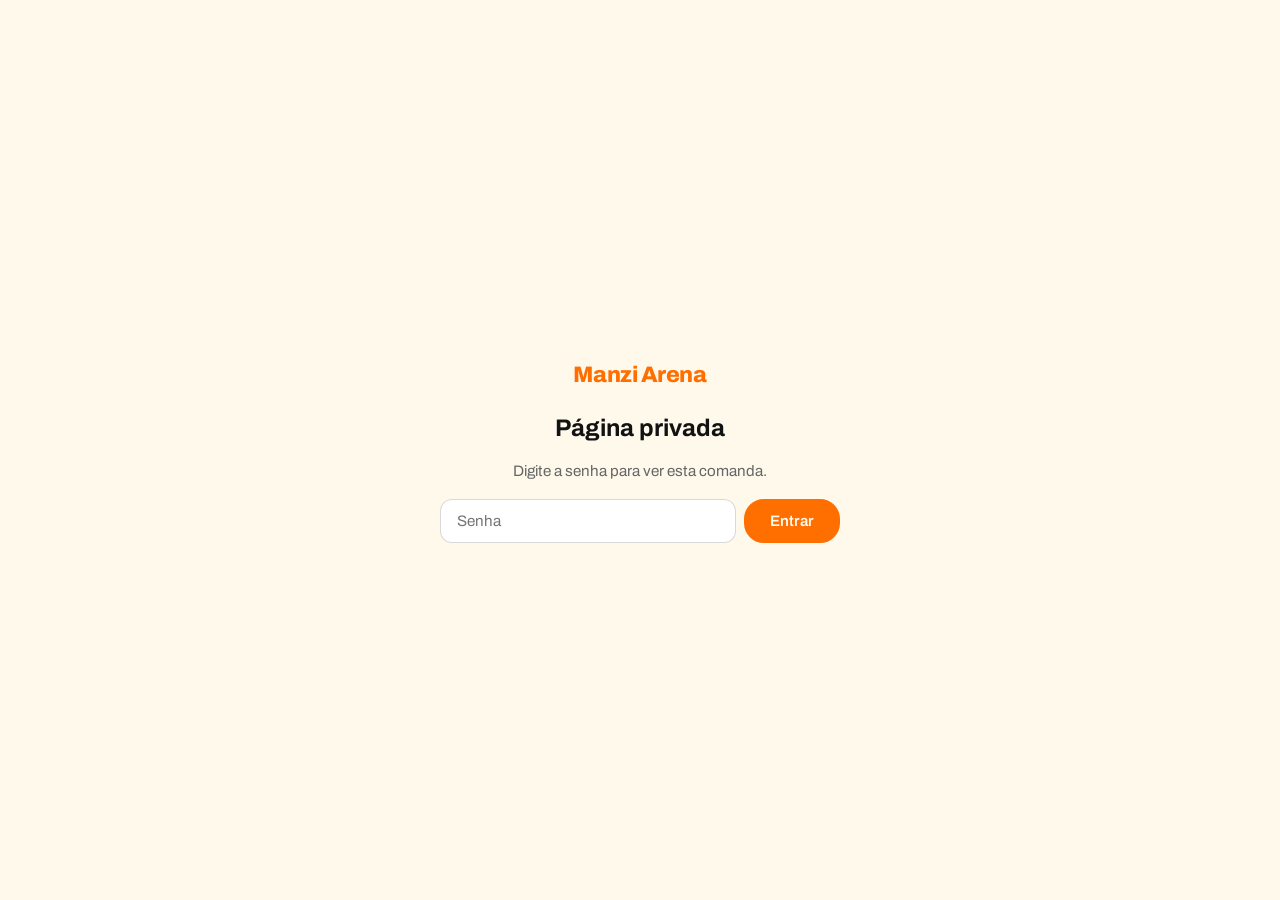
<file: joaopaulo/index.html>
<!DOCTYPE html>
<html lang="pt-BR">
<head>
  <meta charset="UTF-8" />
  <meta name="viewport" content="width=device-width, initial-scale=1.0" />
  <meta name="robots" content="noindex, nofollow" />
  <title>Comanda — João Paulo | Manzi Arena</title>
  <link rel="stylesheet" href="../style.css" />
  <link rel="preconnect" href="https://fonts.googleapis.com" />
  <link href="https://fonts.googleapis.com/css2?family=Archivo:wght@400;500;600;700;800&display=swap" rel="stylesheet" />
</head>
<body class="comanda-body">

  <!-- Senha -->
  <div class="pw-overlay" id="pwOverlay">
    <div class="pw-modal">
      <span class="logo" style="font-size:1.4rem; display:block; margin-bottom:0.25rem;">Manzi Arena</span>
      <h2>Página privada</h2>
      <p>Digite a senha para ver esta comanda.</p>
      <div class="pw-field">
        <input type="password" id="pwInput" placeholder="Senha" autocomplete="off" />
        <button class="btn btn--primary" onclick="checkPw()">Entrar</button>
      </div>
      <p class="pw-error" id="pwError">Senha incorreta. Tente novamente.</p>
    </div>
  </div>

  <!-- Conteúdo -->
  <header class="header">
    <div class="container header__inner">
      <span class="logo">Manzi Arena</span>
      <span class="comanda-badge">Comanda em Aberto</span>
    </div>
  </header>

  <main class="container comanda-main">

    <div class="comanda-client">
      <h1>João Paulo</h1>
      <p class="comanda-date" id="comandaDate"></p>
    </div>

    <div class="comanda-card">
      <table class="comanda-table">
        <thead>
          <tr>
            <th>Item</th>
            <th class="text-right">Unit.</th>
            <th class="text-right">Total</th>
          </tr>
        </thead>
        <tbody>
          <tr><td><span class="qty">1x</span> COCA-COLA LATA ZERO</td><td class="text-right">R$ 6,00</td><td class="text-right">R$ 6,00</td></tr>
          <tr><td><span class="qty">2x</span> ESPETINHO DE FRANGO C/ BACON</td><td class="text-right">R$ 12,00</td><td class="text-right">R$ 24,00</td></tr>
          <tr><td><span class="qty">7x</span> HEINEKEN 600ML</td><td class="text-right">R$ 16,90</td><td class="text-right">R$ 118,30</td></tr>
          <tr><td><span class="qty">2x</span> HEINEKEN HAPPY HOUR 600ML</td><td class="text-right">R$ 13,90</td><td class="text-right">R$ 27,80</td></tr>
          <tr><td><span class="qty">2x</span> JANTINHA</td><td class="text-right">R$ 12,00</td><td class="text-right">R$ 24,00</td></tr>
        </tbody>
      </table>

      <div class="comanda-total">
        <span>Total</span>
        <span class="comanda-total__value">R$ 200,10</span>
      </div>
    </div>

    <a class="btn btn--green comanda-whatsapp" href="https://wa.me/5562993431310" target="_blank" rel="noopener">
      <svg width="18" height="18" viewBox="0 0 24 24" fill="currentColor" aria-hidden="true"><path d="M17.472 14.382c-.297-.149-1.758-.867-2.03-.967-.273-.099-.471-.148-.67.15-.197.297-.767.966-.94 1.164-.173.199-.347.223-.644.075-.297-.15-1.255-.463-2.39-1.475-.883-.788-1.48-1.761-1.653-2.059-.173-.297-.018-.458.13-.606.134-.133.298-.347.446-.52.149-.174.198-.298.298-.497.099-.198.05-.371-.025-.52-.075-.149-.669-1.612-.916-2.207-.242-.579-.487-.5-.669-.51-.173-.008-.371-.01-.57-.01-.198 0-.52.074-.792.372-.272.297-1.04 1.016-1.04 2.479 0 1.462 1.065 2.875 1.213 3.074.149.198 2.096 3.2 5.077 4.487.709.306 1.262.489 1.694.625.712.227 1.36.195 1.871.118.571-.085 1.758-.719 2.006-1.413.248-.694.248-1.289.173-1.413-.074-.124-.272-.198-.57-.347m-5.421 7.403h-.004a9.87 9.87 0 01-5.031-1.378l-.361-.214-3.741.982.998-3.648-.235-.374a9.86 9.86 0 01-1.51-5.26c.001-5.45 4.436-9.884 9.888-9.884 2.64 0 5.122 1.03 6.988 2.898a9.825 9.825 0 012.893 6.994c-.003 5.45-4.437 9.884-9.885 9.884m8.413-18.297A11.815 11.815 0 0012.05 0C5.495 0 .16 5.335.157 11.892c0 2.096.547 4.142 1.588 5.945L.057 24l6.305-1.654a11.882 11.882 0 005.683 1.448h.005c6.554 0 11.89-5.335 11.893-11.893a11.821 11.821 0 00-3.48-8.413z"/></svg>
      Falar sobre a comanda
    </a>

  </main>

  <footer class="footer">
    <div class="container">
      <p>© 2026 Manzi Arena — Todos os direitos reservados</p>
    </div>
  </footer>

  <script>
    const PW = 'manzi';

    function checkPw() {
      const val = document.getElementById('pwInput').value;
      const err = document.getElementById('pwError');
      if (val === PW) {
        sessionStorage.setItem('joaopaulo_ok', '1');
        document.getElementById('pwOverlay').style.display = 'none';
      } else {
        err.style.display = 'block';
        document.getElementById('pwInput').value = '';
        document.getElementById('pwInput').focus();
      }
    }

    document.getElementById('pwInput').addEventListener('keydown', function (e) {
      if (e.key === 'Enter') checkPw();
    });

    if (sessionStorage.getItem('joaopaulo_ok') === '1') {
      document.getElementById('pwOverlay').style.display = 'none';
    }

    document.getElementById('comandaDate').textContent = new Date().toLocaleDateString('pt-BR', {
      day: '2-digit', month: 'long', year: 'numeric'
    });
  </script>

</body>
</html>
</file>
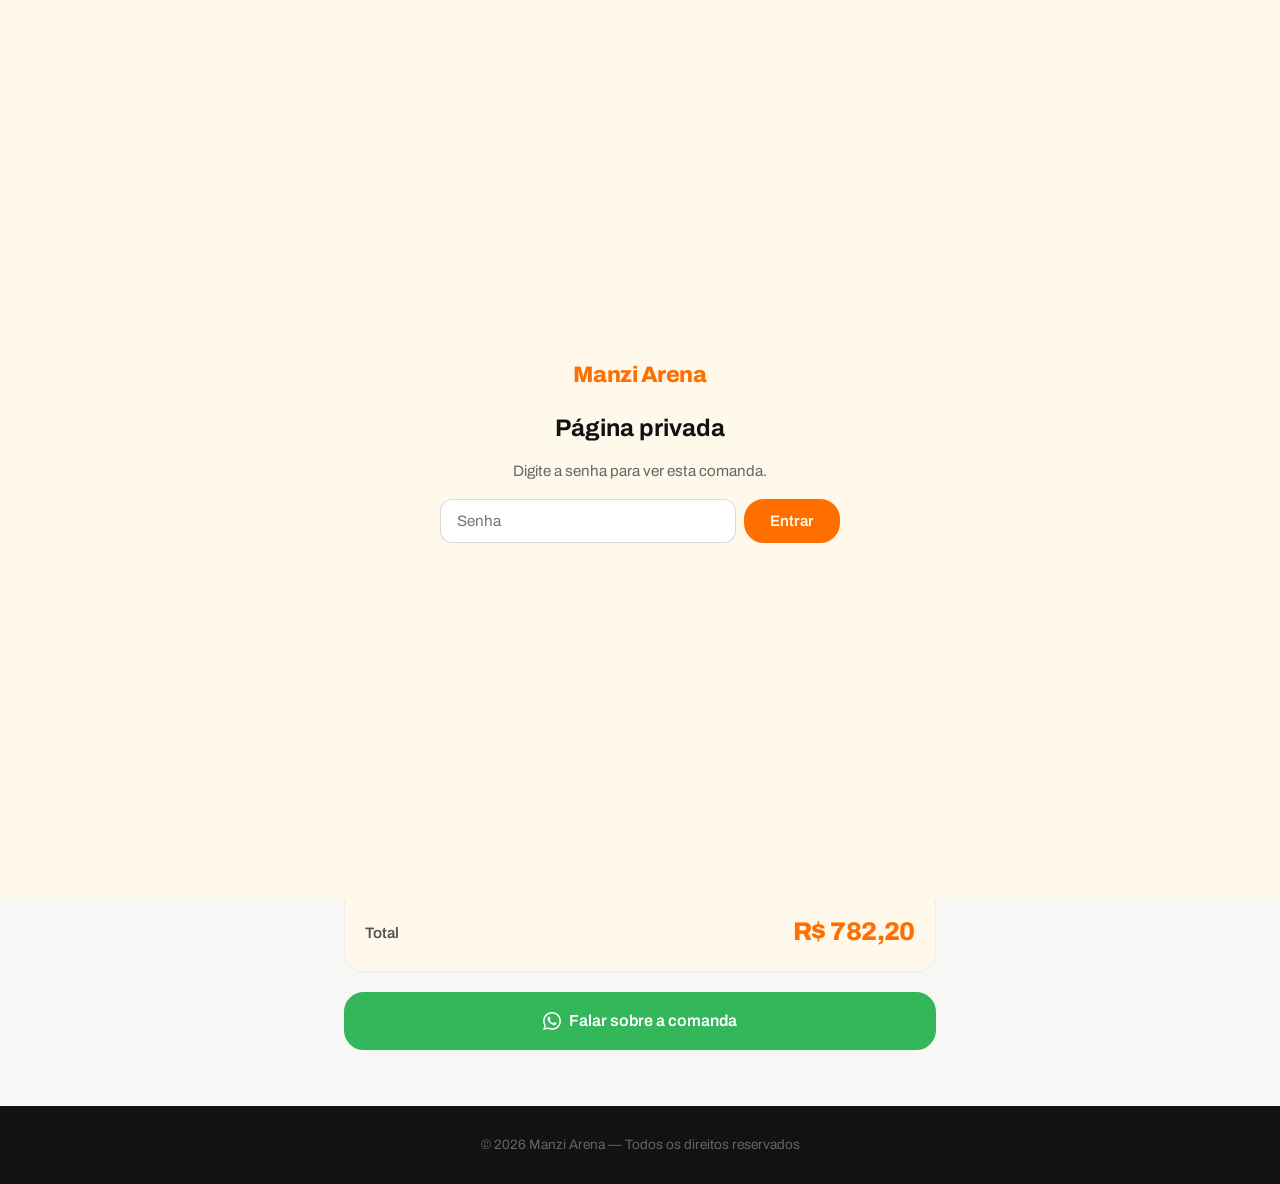
<file: neymar/index.html>
<!DOCTYPE html>
<html lang="pt-BR">
<head>
  <meta charset="UTF-8" />
  <meta name="viewport" content="width=device-width, initial-scale=1.0" />
  <meta name="robots" content="noindex, nofollow" />
  <title>Comanda — Neymar | Manzi Arena</title>
  <link rel="stylesheet" href="../style.css" />
  <link rel="preconnect" href="https://fonts.googleapis.com" />
  <link href="https://fonts.googleapis.com/css2?family=Archivo:wght@400;500;600;700;800&display=swap" rel="stylesheet" />
</head>
<body class="comanda-body">

  <!-- Senha -->
  <div class="pw-overlay" id="pwOverlay">
    <div class="pw-modal">
      <span class="logo" style="font-size:1.4rem; display:block; margin-bottom:0.25rem;">Manzi Arena</span>
      <h2>Página privada</h2>
      <p>Digite a senha para ver esta comanda.</p>
      <div class="pw-field">
        <input type="password" id="pwInput" placeholder="Senha" autocomplete="off" />
        <button class="btn btn--primary" onclick="checkPw()">Entrar</button>
      </div>
      <p class="pw-error" id="pwError">Senha incorreta. Tente novamente.</p>
    </div>
  </div>

  <!-- Conteúdo -->
  <header class="header">
    <div class="container header__inner">
      <span class="logo">Manzi Arena</span>
      <span class="comanda-badge">Comanda em Aberto</span>
    </div>
  </header>

  <main class="container comanda-main">

    <div class="comanda-client">
      <h1>Neymar</h1>
      <p class="comanda-date" id="comandaDate"></p>
    </div>

    <div class="comanda-card">
      <table class="comanda-table">
        <thead>
          <tr>
            <th>Item</th>
            <th class="text-right">Unit.</th>
            <th class="text-right">Total</th>
          </tr>
        </thead>
        <tbody>
          <tr><td><span class="qty">4x</span> 51 ICE LONGNECK</td><td class="text-right">R$ 8,00</td><td class="text-right">R$ 32,00</td></tr>
          <tr><td><span class="qty">1x</span> AGUA</td><td class="text-right">R$ 3,00</td><td class="text-right">R$ 3,00</td></tr>
          <tr><td><span class="qty">21x</span> AMSTEL 600 ML</td><td class="text-right">R$ 13,90</td><td class="text-right">R$ 291,90</td></tr>
          <tr><td><span class="qty">27x</span> AMSTEL LATA</td><td class="text-right">R$ 7,00</td><td class="text-right">R$ 189,00</td></tr>
          <tr><td><span class="qty">2x</span> BATATA FRITA SIMPLES (1 kg)</td><td class="text-right">R$ 19,00</td><td class="text-right">R$ 38,00</td></tr>
          <tr><td><span class="qty">6x</span> CALDO DE FRANGO</td><td class="text-right">R$ 19,90</td><td class="text-right">R$ 119,40</td></tr>
          <tr><td><span class="qty">2x</span> ESPETINHO</td><td class="text-right">R$ 12,00</td><td class="text-right">R$ 24,00</td></tr>
          <tr><td><span class="qty">2x</span> EXTRA POWER PEQUENO</td><td class="text-right">R$ 8,00</td><td class="text-right">R$ 16,00</td></tr>
          <tr><td><span class="qty">1x</span> FRANGO A PASSARINHO (1 kg)</td><td class="text-right">R$ 30,00</td><td class="text-right">R$ 30,00</td></tr>
          <tr><td><span class="qty">1x</span> GATORADE AZUL</td><td class="text-right">R$ 9,00</td><td class="text-right">R$ 9,00</td></tr>
          <tr><td><span class="qty">1x</span> GUARANA LATA</td><td class="text-right">R$ 6,00</td><td class="text-right">R$ 6,00</td></tr>
          <tr><td><span class="qty">1x</span> HEINEKEN 600ML</td><td class="text-right">R$ 16,90</td><td class="text-right">R$ 16,90</td></tr>
          <tr><td><span class="qty">1x</span> RUFFLES SALGADINHO</td><td class="text-right">R$ 7,00</td><td class="text-right">R$ 7,00</td></tr>
        </tbody>
      </table>

      <div class="comanda-total">
        <span>Total</span>
        <span class="comanda-total__value">R$ 782,20</span>
      </div>
    </div>

    <a class="btn btn--green comanda-whatsapp" href="https://wa.me/5562993431310" target="_blank" rel="noopener">
      <svg width="18" height="18" viewBox="0 0 24 24" fill="currentColor" aria-hidden="true"><path d="M17.472 14.382c-.297-.149-1.758-.867-2.03-.967-.273-.099-.471-.148-.67.15-.197.297-.767.966-.94 1.164-.173.199-.347.223-.644.075-.297-.15-1.255-.463-2.39-1.475-.883-.788-1.48-1.761-1.653-2.059-.173-.297-.018-.458.13-.606.134-.133.298-.347.446-.52.149-.174.198-.298.298-.497.099-.198.05-.371-.025-.52-.075-.149-.669-1.612-.916-2.207-.242-.579-.487-.5-.669-.51-.173-.008-.371-.01-.57-.01-.198 0-.52.074-.792.372-.272.297-1.04 1.016-1.04 2.479 0 1.462 1.065 2.875 1.213 3.074.149.198 2.096 3.2 5.077 4.487.709.306 1.262.489 1.694.625.712.227 1.36.195 1.871.118.571-.085 1.758-.719 2.006-1.413.248-.694.248-1.289.173-1.413-.074-.124-.272-.198-.57-.347m-5.421 7.403h-.004a9.87 9.87 0 01-5.031-1.378l-.361-.214-3.741.982.998-3.648-.235-.374a9.86 9.86 0 01-1.51-5.26c.001-5.45 4.436-9.884 9.888-9.884 2.64 0 5.122 1.03 6.988 2.898a9.825 9.825 0 012.893 6.994c-.003 5.45-4.437 9.884-9.885 9.884m8.413-18.297A11.815 11.815 0 0012.05 0C5.495 0 .16 5.335.157 11.892c0 2.096.547 4.142 1.588 5.945L.057 24l6.305-1.654a11.882 11.882 0 005.683 1.448h.005c6.554 0 11.89-5.335 11.893-11.893a11.821 11.821 0 00-3.48-8.413z"/></svg>
      Falar sobre a comanda
    </a>

  </main>

  <footer class="footer">
    <div class="container">
      <p>© 2026 Manzi Arena — Todos os direitos reservados</p>
    </div>
  </footer>

  <script>
    const PW = 'manzi';

    function checkPw() {
      const val = document.getElementById('pwInput').value;
      if (val === PW) {
        sessionStorage.setItem('neymar_ok', '1');
        document.getElementById('pwOverlay').style.display = 'none';
      } else {
        document.getElementById('pwError').style.display = 'block';
        document.getElementById('pwInput').value = '';
        document.getElementById('pwInput').focus();
      }
    }

    document.getElementById('pwInput').addEventListener('keydown', function (e) {
      if (e.key === 'Enter') checkPw();
    });

    if (sessionStorage.getItem('neymar_ok') === '1') {
      document.getElementById('pwOverlay').style.display = 'none';
    }

    document.getElementById('comandaDate').textContent = new Date().toLocaleDateString('pt-BR', {
      day: '2-digit', month: 'long', year: 'numeric'
    });
  </script>

</body>
</html>
</file>
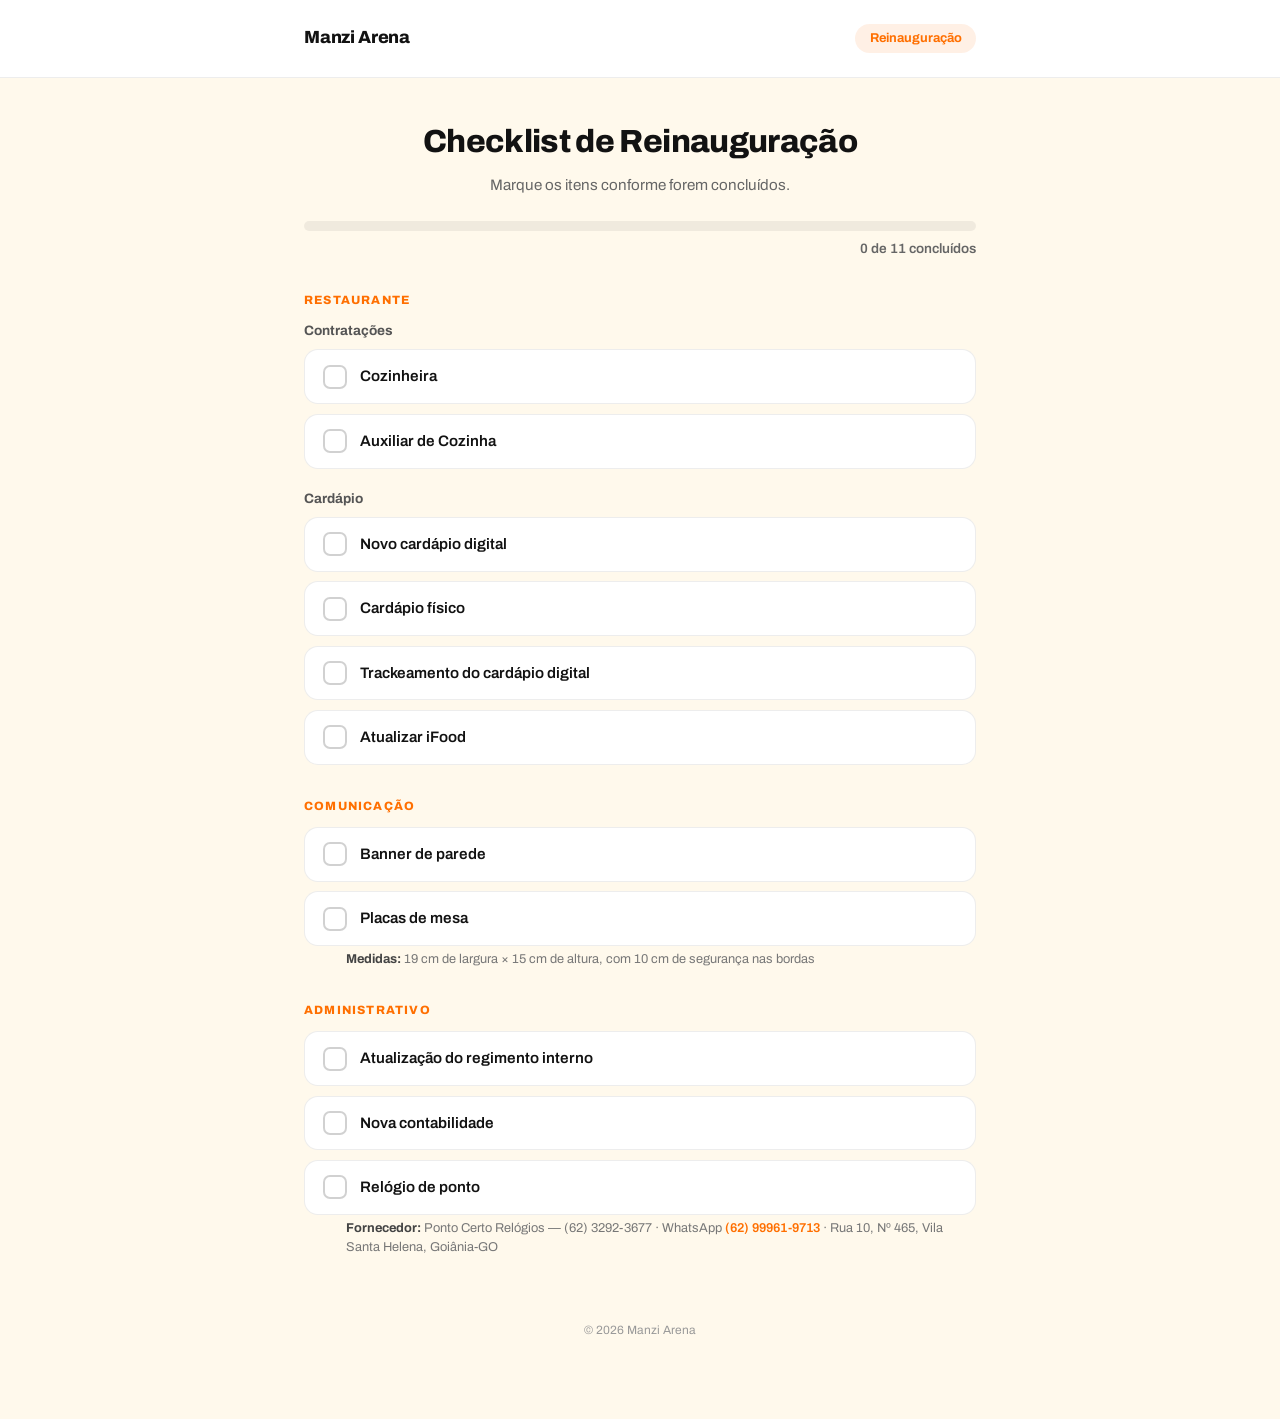
<file: reinauguracao/index.html>
<!DOCTYPE html>
<html lang="pt-BR">
<head>
  <meta charset="UTF-8" />
  <meta name="viewport" content="width=device-width, initial-scale=1.0" />
  <meta name="robots" content="noindex, nofollow" />
  <title>Checklist Reinauguração — Manzi Arena</title>
  <link rel="stylesheet" href="style.css" />
  <link rel="preconnect" href="https://fonts.googleapis.com" />
  <link href="https://fonts.googleapis.com/css2?family=Archivo:wght@400;500;600;700;800&display=swap" rel="stylesheet" />
</head>
<body>

  <header class="header">
    <div class="container header__inner">
      <span class="logo">Manzi Arena</span>
      <span class="badge">Reinauguração</span>
    </div>
  </header>

  <div class="container">

    <div class="hero">
      <h1>Checklist de Reinauguração</h1>
      <p>Marque os itens conforme forem concluídos.</p>
    </div>

    <div class="progress-wrap">
      <div class="progress-bar"><div class="progress-bar__fill" id="progressFill"></div></div>
      <p class="progress-label" id="progressLabel">0 de 3 concluídos</p>
    </div>

    <div class="category">
      <p class="category__title">Restaurante</p>

      <div class="group">
        <p class="group__title">Contratações</p>

        <label class="check-item">
          <input type="checkbox" class="check-toggle" data-id="cozinheira" />
          <span class="check-item__box"></span>
          <span class="check-item__text">Cozinheira</span>
        </label>

        <label class="check-item">
          <input type="checkbox" class="check-toggle" data-id="auxiliar-cozinha" />
          <span class="check-item__box"></span>
          <span class="check-item__text">Auxiliar de Cozinha</span>
        </label>
      </div>

      <div class="group">
        <p class="group__title">Cardápio</p>

        <label class="check-item">
          <input type="checkbox" class="check-toggle" data-id="cardapio-digital" />
          <span class="check-item__box"></span>
          <span class="check-item__text">Novo cardápio digital</span>
        </label>

        <label class="check-item">
          <input type="checkbox" class="check-toggle" data-id="cardapio-fisico" />
          <span class="check-item__box"></span>
          <span class="check-item__text">Cardápio físico</span>
        </label>

        <label class="check-item">
          <input type="checkbox" class="check-toggle" data-id="trackeamento-cardapio" />
          <span class="check-item__box"></span>
          <span class="check-item__text">Trackeamento do cardápio digital</span>
        </label>

        <label class="check-item">
          <input type="checkbox" class="check-toggle" data-id="atualizar-ifood" />
          <span class="check-item__box"></span>
          <span class="check-item__text">Atualizar iFood</span>
        </label>
      </div>
    </div>

    <div class="category">
      <p class="category__title">Comunicação</p>

      <div class="group">
        <label class="check-item">
          <input type="checkbox" class="check-toggle" data-id="banner-parede" />
          <span class="check-item__box"></span>
          <span class="check-item__text">Banner de parede</span>
        </label>

        <label class="check-item">
          <input type="checkbox" class="check-toggle" data-id="placas-mesa" />
          <span class="check-item__box"></span>
          <span class="check-item__text">Placas de mesa</span>
        </label>
        <p class="check-item__note">
          <strong>Medidas:</strong> 19 cm de largura × 15 cm de altura, com 10 cm de segurança nas bordas
        </p>
      </div>
    </div>

    <div class="category">
      <p class="category__title">Administrativo</p>

      <div class="group">
        <label class="check-item">
          <input type="checkbox" class="check-toggle" data-id="regimento-interno" />
          <span class="check-item__box"></span>
          <span class="check-item__text">Atualização do regimento interno</span>
        </label>

        <label class="check-item">
          <input type="checkbox" class="check-toggle" data-id="nova-contabilidade" />
          <span class="check-item__box"></span>
          <span class="check-item__text">Nova contabilidade</span>
        </label>

        <label class="check-item">
          <input type="checkbox" class="check-toggle" data-id="relogio-ponto" />
          <span class="check-item__box"></span>
          <span class="check-item__text">Relógio de ponto</span>
        </label>
        <p class="check-item__note">
          <strong>Fornecedor:</strong> Ponto Certo Relógios — (62) 3292-3677 · WhatsApp <a href="https://wa.me/5562999619713" target="_blank" rel="noopener">(62) 99961-9713</a> · Rua 10, Nº 465, Vila Santa Helena, Goiânia-GO
        </p>
      </div>
    </div>

  </div>

  <footer class="footer">
    <p>© 2026 Manzi Arena</p>
  </footer>

  <script>
    const STORAGE_KEY = 'manzi_reinauguracao_checklist';
    const saved = JSON.parse(localStorage.getItem(STORAGE_KEY) || '{}');

    const toggles = document.querySelectorAll('.check-toggle');

    function updateProgress() {
      const total = toggles.length;
      const done = document.querySelectorAll('.check-toggle:checked').length;
      document.getElementById('progressFill').style.width = (total ? (done / total) * 100 : 0) + '%';
      document.getElementById('progressLabel').textContent = `${done} de ${total} concluídos`;
    }

    toggles.forEach((t) => {
      if (saved[t.dataset.id]) t.checked = true;
      t.addEventListener('change', () => {
        saved[t.dataset.id] = t.checked;
        localStorage.setItem(STORAGE_KEY, JSON.stringify(saved));
        updateProgress();
      });
    });

    updateProgress();
  </script>

</body>
</html>
</file>
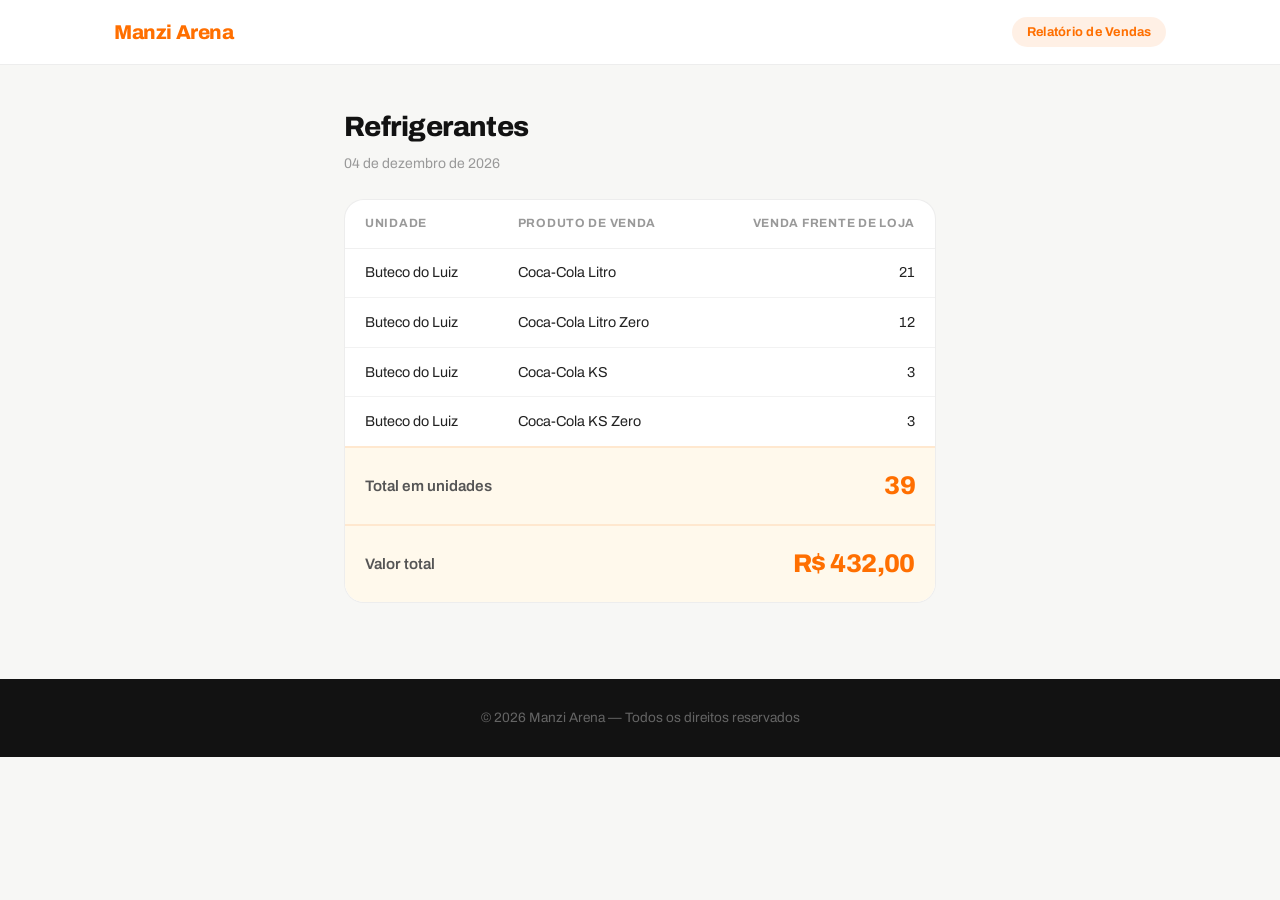
<file: relatoriorefrigerantes/index.html>
<!DOCTYPE html>
<html lang="pt-BR">
<head>
  <meta charset="UTF-8" />
  <meta name="viewport" content="width=device-width, initial-scale=1.0" />
  <meta name="robots" content="noindex, nofollow" />
  <title>Relatório de Refrigerantes — Manzi Arena</title>
  <link rel="stylesheet" href="../style.css" />
  <link rel="preconnect" href="https://fonts.googleapis.com" />
  <link href="https://fonts.googleapis.com/css2?family=Archivo:wght@400;500;600;700;800&display=swap" rel="stylesheet" />
</head>
<body class="comanda-body">

  <header class="header">
    <div class="container header__inner">
      <span class="logo">Manzi Arena</span>
      <span class="comanda-badge">Relatório de Vendas</span>
    </div>
  </header>

  <main class="container comanda-main">

    <div class="comanda-client">
      <h1>Refrigerantes</h1>
      <p class="comanda-date" id="reportDate"></p>
    </div>

    <div class="comanda-card">
      <table class="comanda-table">
        <thead>
          <tr>
            <th>Unidade</th>
            <th>Produto de Venda</th>
            <th class="text-right">Venda Frente de Loja</th>
          </tr>
        </thead>
        <tbody>
          <tr><td>Buteco do Luiz</td><td>Coca-Cola Litro</td><td class="text-right">21</td></tr>
          <tr><td>Buteco do Luiz</td><td>Coca-Cola Litro Zero</td><td class="text-right">12</td></tr>
          <tr><td>Buteco do Luiz</td><td>Coca-Cola KS</td><td class="text-right">3</td></tr>
          <tr><td>Buteco do Luiz</td><td>Coca-Cola KS Zero</td><td class="text-right">3</td></tr>
        </tbody>
      </table>

      <div class="comanda-total">
        <span>Total em unidades</span>
        <span class="comanda-total__value">39</span>
      </div>

      <div class="comanda-total">
        <span>Valor total</span>
        <span class="comanda-total__value">R$ 432,00</span>
      </div>
    </div>

  </main>

  <footer class="footer">
    <div class="container">
      <p>© 2026 Manzi Arena — Todos os direitos reservados</p>
    </div>
  </footer>

  <script>
    document.getElementById('reportDate').textContent = new Date().toLocaleDateString('pt-BR', {
      day: '2-digit', month: 'long', year: 'numeric'
    });
  </script>

</body>
</html>
</file>
<file: style.css>
/* ===== Reset ===== */
*, *::before, *::after {
  box-sizing: border-box;
  margin: 0;
  padding: 0;
}

/* ===== Base ===== */
body {
  font-family: 'Archivo', sans-serif;
  background: #ffffff;
  color: #121212;
  line-height: 1.6;
  -webkit-font-smoothing: antialiased;
}

.container {
  max-width: 1100px;
  margin: 0 auto;
  padding: 0 1.5rem;
}

/* ===== Buttons ===== */
.btn {
  display: inline-flex;
  align-items: center;
  gap: 0.5rem;
  padding: 0.75rem 1.5rem;
  border-radius: 20px;
  font-family: 'Archivo', sans-serif;
  font-size: 0.95rem;
  font-weight: 600;
  text-decoration: none;
  border: 2px solid transparent;
  cursor: pointer;
  transition: opacity 0.2s ease, transform 0.15s ease, box-shadow 0.2s ease;
  white-space: nowrap;
}

.btn:hover {
  opacity: 0.88;
  transform: translateY(-1px);
}

.btn:active {
  transform: translateY(0);
}

.btn--primary {
  background: #FF6F00;
  color: #FFF9EC;
  border-color: #FF6F00;
}

.btn--outline {
  background: transparent;
  color: #FF6F00;
  border-color: #FFC470;
}

.btn--outline:hover {
  background: rgba(255, 111, 0, 0.06);
}

.btn--green {
  background: #34B75A;
  color: #ffffff;
  border-color: #34B75A;
}

.btn--white {
  background: #FFF9EC;
  color: #34B75A;
  border-color: #FFF9EC;
  font-weight: 700;
}

/* ===== Header ===== */
.header {
  position: sticky;
  top: 0;
  z-index: 100;
  background: #ffffff;
  border-bottom: 1px solid rgba(0, 0, 0, 0.07);
  padding: 1rem 0;
}

.header__inner {
  display: flex;
  align-items: center;
  justify-content: space-between;
}

.logo {
  font-size: 1.25rem;
  font-weight: 800;
  color: #FF6F00;
  letter-spacing: -0.02em;
}

/* ===== Hero ===== */
.hero {
  background: #FFF9EC;
  padding: 5rem 0 6rem;
  text-align: center;
}

.hero__inner {
  max-width: 680px;
}

.hero__title {
  font-size: clamp(2.2rem, 5vw, 3.25rem);
  font-weight: 800;
  line-height: 1.15;
  letter-spacing: -0.02em;
  margin-bottom: 1.25rem;
  color: #121212;
}

.hero__sub {
  font-size: 1.1rem;
  color: #555555;
  margin-bottom: 2.25rem;
  max-width: 480px;
  margin-left: auto;
  margin-right: auto;
}

.hero__actions {
  display: flex;
  gap: 1rem;
  justify-content: center;
  flex-wrap: wrap;
}

/* ===== Section headers ===== */
.section__title {
  font-size: 2rem;
  font-weight: 700;
  letter-spacing: -0.01em;
  text-align: center;
  margin-bottom: 0.5rem;
}

.section__sub {
  text-align: center;
  color: #666666;
  margin-bottom: 2.5rem;
}

/* ===== Courts ===== */
.courts {
  padding: 5rem 0;
}

.courts__grid {
  display: grid;
  grid-template-columns: 1fr 1fr;
  gap: 1.5rem;
}

.court-card {
  background: #FFF9EC;
  border: 1.5px solid rgba(255, 111, 0, 0.15);
  border-radius: 20px;
  padding: 2rem;
  display: flex;
  flex-direction: column;
  gap: 1rem;
  transition: box-shadow 0.2s ease, border-color 0.2s ease;
}

.court-card:hover {
  border-color: rgba(255, 111, 0, 0.4);
  box-shadow: 0 4px 24px rgba(255, 111, 0, 0.1);
}

.court-card__icon {
  width: 56px;
  height: 56px;
  background: rgba(255, 111, 0, 0.1);
  border-radius: 14px;
  display: flex;
  align-items: center;
  justify-content: center;
  color: #FF6F00;
  flex-shrink: 0;
}

.court-card__body h3 {
  font-size: 1.2rem;
  font-weight: 700;
  margin-bottom: 0.35rem;
}

.court-card__body p {
  color: #666666;
  font-size: 0.95rem;
}

.court-card__cta {
  margin-top: auto;
  align-self: flex-start;
}

/* ===== WhatsApp CTA ===== */
.cta-section {
  background: #FF6F00;
  padding: 4rem 0;
}

.cta-section__inner {
  display: flex;
  align-items: center;
  justify-content: space-between;
  gap: 2rem;
  flex-wrap: wrap;
}

.cta-section__text h2 {
  font-size: 1.75rem;
  font-weight: 700;
  color: #FFF9EC;
  margin-bottom: 0.4rem;
}

.cta-section__text p {
  color: rgba(255, 249, 236, 0.8);
}

/* ===== Footer ===== */
.footer {
  background: #121212;
  padding: 1.75rem 0;
  text-align: center;
}

.footer p {
  color: rgba(255, 255, 255, 0.35);
  font-size: 0.85rem;
}

/* ===== Catalog (/fornecedores) ===== */
.catalog-body {
  background: #f7f7f5;
}

.catalog-main {
  max-width: 900px;
  padding-top: 2.5rem;
  padding-bottom: 4rem;
}

.catalog-title {
  font-size: 1.75rem;
  font-weight: 800;
  letter-spacing: -0.02em;
  margin-bottom: 1.5rem;
}

.category-tabs {
  display: flex;
  gap: 0;
  margin-bottom: 1.75rem;
  border-bottom: 2px solid rgba(0, 0, 0, 0.07);
  flex-wrap: wrap;
}

.tab-btn {
  padding: 0.65rem 1.25rem;
  border: none;
  border-bottom: 2px solid transparent;
  margin-bottom: -2px;
  background: none;
  font-family: 'Archivo', sans-serif;
  font-size: 0.9rem;
  font-weight: 600;
  color: #999999;
  cursor: pointer;
  transition: color 0.15s ease, border-color 0.15s ease;
  white-space: nowrap;
}

.tab-btn:hover {
  color: #FF6F00;
}

.tab-btn.active {
  color: #FF6F00;
  border-bottom-color: #FF6F00;
}

.category-empty {
  display: none;
  text-align: center;
  padding: 3rem 1.5rem;
  color: #aaaaaa;
  font-size: 0.9rem;
  background: #ffffff;
  border-radius: 20px;
  border: 1.5px dashed rgba(0, 0, 0, 0.1);
}

.category-empty strong {
  color: #888888;
}

.supplier-card {
  background: #ffffff;
  border: 1.5px solid rgba(0, 0, 0, 0.07);
  border-radius: 20px;
  overflow: hidden;
  margin-bottom: 2rem;
}

.supplier-card__header {
  display: flex;
  align-items: center;
  justify-content: space-between;
  gap: 1rem;
  flex-wrap: wrap;
  padding: 1.5rem 1.5rem 1.25rem;
  border-bottom: 1px solid rgba(0, 0, 0, 0.06);
}

.supplier-card__info h2 {
  font-size: 1.25rem;
  font-weight: 800;
  letter-spacing: -0.01em;
}

.supplier-card__info p {
  font-size: 0.875rem;
  color: #888888;
  margin-top: 0.2rem;
}

.catalog-nav-wrapper {
  position: relative;
  border-bottom: 1px solid rgba(0, 0, 0, 0.06);
}

.catalog-nav-toggle {
  display: flex;
  align-items: center;
  gap: 0.6rem;
  width: 100%;
  padding: 0.9rem 1.5rem;
  background: #fafafa;
  border: none;
  cursor: pointer;
  font-family: 'Archivo', sans-serif;
  font-size: 0.9rem;
  font-weight: 700;
  color: #FF6F00;
  text-align: left;
  transition: background 0.15s ease;
}

.catalog-nav-toggle:hover {
  background: rgba(255, 111, 0, 0.05);
}

.nav-chevron {
  margin-left: auto;
  transition: transform 0.2s ease;
}

.catalog-nav-toggle[aria-expanded="true"] .nav-chevron {
  transform: rotate(180deg);
}

.catalog-nav {
  display: none;
  flex-direction: column;
  padding: 0.5rem 1.5rem 1rem;
  background: #fafafa;
  gap: 0.4rem;
}

.catalog-nav.is-open {
  display: flex;
}

.catalog-nav a {
  padding: 0.55rem 1rem;
  border-radius: 12px;
  background: #ffffff;
  color: #333333;
  font-size: 0.9rem;
  font-weight: 600;
  text-decoration: none;
  border: 1.5px solid rgba(0, 0, 0, 0.07);
  transition: border-color 0.15s ease, background 0.15s ease;
}

.catalog-nav a:hover {
  border-color: #FF6F00;
  background: rgba(255, 111, 0, 0.04);
  color: #FF6F00;
}

.catalog-section {
  padding: 1.5rem 1.5rem 0.5rem;
  border-bottom: 1px solid rgba(0, 0, 0, 0.05);
}

.catalog-section:last-of-type {
  border-bottom: none;
}

.catalog-section__title {
  display: flex;
  align-items: center;
  gap: 0.6rem;
  font-size: 0.95rem;
  font-weight: 700;
  text-transform: uppercase;
  letter-spacing: 0.06em;
  color: #444444;
  margin-bottom: 1rem;
}

.catalog-section__dot {
  width: 10px;
  height: 10px;
  border-radius: 50%;
  flex-shrink: 0;
}

.catalog-grid {
  display: grid;
  grid-template-columns: repeat(auto-fill, minmax(210px, 1fr));
  gap: 0.75rem;
  margin-bottom: 1.25rem;
}

.catalog-item {
  background: #f7f7f5;
  border: 1.5px solid rgba(0, 0, 0, 0.06);
  border-radius: 14px;
  padding: 1rem;
  display: flex;
  flex-direction: column;
  gap: 0.4rem;
  transition: border-color 0.15s ease, box-shadow 0.15s ease;
}

.catalog-item:hover {
  border-color: rgba(255, 111, 0, 0.3);
  box-shadow: 0 2px 12px rgba(255, 111, 0, 0.07);
}

.catalog-item__name {
  font-size: 0.9rem;
  font-weight: 700;
  color: #121212;
  line-height: 1.3;
}

.catalog-item__qty {
  font-size: 0.78rem;
  color: #999999;
}

.catalog-item__pricing {
  margin-top: auto;
  padding-top: 0.65rem;
  border-top: 1px solid rgba(0, 0, 0, 0.06);
  display: flex;
  flex-direction: column;
  gap: 0.3rem;
}

.price-row {
  display: flex;
  align-items: center;
  justify-content: space-between;
  gap: 0.5rem;
}

.price-label {
  font-size: 0.75rem;
  font-weight: 600;
  color: #aaaaaa;
  text-transform: uppercase;
  letter-spacing: 0.04em;
}

.price-cost {
  font-size: 0.88rem;
  font-weight: 700;
  color: #555555;
}

.price-row--sale {
  background: rgba(52, 183, 90, 0.07);
  border-radius: 8px;
  padding: 0.25rem 0.5rem;
  margin: 0 -0.5rem;
}

.price-sale {
  font-size: 1.1rem;
  font-weight: 800;
  color: #34B75A;
}

.price-margin {
  margin-top: 0.15rem;
  display: flex;
  justify-content: flex-end;
}

.margin-badge {
  font-size: 0.75rem;
  font-weight: 700;
  color: #FF6F00;
  background: rgba(255, 111, 0, 0.08);
  padding: 0.15rem 0.6rem;
  border-radius: 20px;
}

.margin-badge--low {
  background: rgba(230, 126, 34, 0.12);
  color: #e67e22;
}

.margin-badge--zero {
  background: rgba(192, 57, 43, 0.1);
  color: #c0392b;
}

.catalog-item--alert {
  border-color: rgba(192, 57, 43, 0.2);
}

.catalog-item--alert:hover {
  border-color: rgba(192, 57, 43, 0.4);
  box-shadow: 0 2px 12px rgba(192, 57, 43, 0.08);
}

.item-winner {
  margin-top: 0.6rem;
  padding-top: 0.5rem;
  border-top: 1px solid rgba(0, 0, 0, 0.05);
}

.compare-prices {
  display: flex;
  flex-direction: column;
  gap: 0.2rem;
  margin-bottom: 0.5rem;
}

.compare-row {
  display: flex;
  justify-content: space-between;
  align-items: center;
  gap: 0.75rem;
  font-size: 0.75rem;
  color: #bbbbbb;
  padding: 0.15rem 0;
}

.compare-row--winner {
  color: #27a04f;
  font-weight: 700;
}

.compare-row--loser {
  color: #c0392b;
  font-weight: 600;
}

.compare-row__name {
  font-size: 0.72rem;
  flex: 1;
  min-width: 0;
}

.compare-row__price {
  font-size: 0.78rem;
  font-weight: 600;
  flex-shrink: 0;
}

.winner-tag {
  display: inline-flex;
  align-items: center;
  gap: 0.2rem;
  font-size: 0.73rem;
  font-weight: 700;
  padding: 0.2rem 0.65rem;
  border-radius: 20px;
}

.winner-tag--self {
  background: rgba(52, 183, 90, 0.1);
  color: #27a04f;
}

.winner-tag--other {
  background: rgba(255, 111, 0, 0.1);
  color: #FF6F00;
}

.winner-tag--tie {
  background: rgba(0, 0, 0, 0.05);
  color: #888888;
}

.winner-tag--exclusive {
  background: rgba(52, 152, 219, 0.1);
  color: #2980b9;
}

.price-consult-inline {
  font-size: 0.82rem;
  font-weight: 700;
  color: #34B75A;
  background: rgba(52, 183, 90, 0.1);
  padding: 0.15rem 0.6rem;
  border-radius: 20px;
}

.supplier-card__footer {
  padding: 1.25rem 1.5rem;
  background: #fafafa;
  border-top: 1px solid rgba(0, 0, 0, 0.06);
  display: flex;
  justify-content: flex-end;
}

/* ===== Password Overlay ===== */
.pw-overlay {
  position: fixed;
  inset: 0;
  background: #FFF9EC;
  z-index: 999;
  display: flex;
  align-items: center;
  justify-content: center;
  padding: 2rem;
}

.pw-modal {
  width: 100%;
  max-width: 400px;
  display: flex;
  flex-direction: column;
  align-items: center;
  gap: 0.75rem;
  text-align: center;
}

.pw-modal h2 {
  font-size: 1.5rem;
  font-weight: 700;
}

.pw-modal > p {
  color: #666666;
  font-size: 0.95rem;
}

.pw-field {
  display: flex;
  gap: 0.5rem;
  width: 100%;
  margin-top: 0.25rem;
}

.pw-field input {
  flex: 1;
  padding: 0.75rem 1rem;
  border: 1.5px solid rgba(0, 0, 0, 0.15);
  border-radius: 12px;
  font-family: 'Archivo', sans-serif;
  font-size: 0.95rem;
  outline: none;
  transition: border-color 0.2s ease;
}

.pw-field input:focus {
  border-color: #FF6F00;
}

.pw-error {
  color: #e53e3e;
  font-size: 0.85rem;
  display: none;
}

/* ===== Comanda (/neymar e demais) ===== */
.comanda-body {
  background: #f7f7f5;
}

.comanda-badge {
  display: inline-flex;
  align-items: center;
  padding: 0.3rem 0.9rem;
  background: rgba(255, 111, 0, 0.1);
  color: #FF6F00;
  border-radius: 20px;
  font-size: 0.8rem;
  font-weight: 700;
  letter-spacing: 0.02em;
}

.comanda-main {
  max-width: 640px;
  padding-top: 2.5rem;
  padding-bottom: 3.5rem;
}

.comanda-client {
  margin-bottom: 1.5rem;
}

.comanda-client h1 {
  font-size: 1.75rem;
  font-weight: 800;
  letter-spacing: -0.02em;
}

.comanda-date {
  color: #999999;
  font-size: 0.875rem;
  margin-top: 0.2rem;
}

.comanda-card {
  background: #ffffff;
  border-radius: 20px;
  border: 1.5px solid rgba(0, 0, 0, 0.07);
  overflow: hidden;
  margin-bottom: 1.25rem;
}

.comanda-table {
  width: 100%;
  border-collapse: collapse;
}

.comanda-table th {
  padding: 0.875rem 1.25rem;
  text-align: left;
  font-size: 0.75rem;
  font-weight: 700;
  color: #999999;
  text-transform: uppercase;
  letter-spacing: 0.06em;
  border-bottom: 1px solid rgba(0, 0, 0, 0.06);
}

.comanda-table td {
  padding: 0.8rem 1.25rem;
  font-size: 0.9rem;
  border-bottom: 1px solid rgba(0, 0, 0, 0.05);
  color: #222222;
}

.comanda-table tbody tr:last-child td {
  border-bottom: none;
}

.comanda-table tbody tr:hover {
  background: #fafafa;
}

.text-right {
  text-align: right !important;
}

.qty {
  color: #FF6F00;
  font-weight: 700;
  margin-right: 0.2rem;
}

.comanda-total {
  display: flex;
  justify-content: space-between;
  align-items: center;
  padding: 1.1rem 1.25rem;
  background: #FFF9EC;
  border-top: 2px solid rgba(255, 111, 0, 0.12);
}

.comanda-total > span {
  font-size: 0.95rem;
  font-weight: 600;
  color: #555555;
}

.comanda-total__value {
  font-size: 1.6rem !important;
  font-weight: 800 !important;
  color: #FF6F00 !important;
  letter-spacing: -0.02em;
}

.comanda-whatsapp {
  width: 100%;
  justify-content: center;
  font-size: 1rem;
  padding: 0.9rem 1.5rem;
}

/* ===== Linktree (/links) ===== */
.linktree-body {
  background: #FFF9EC;
  min-height: 100vh;
  display: flex;
  align-items: center;
  justify-content: center;
  padding: 2.5rem 1rem;
}

.linktree {
  width: 100%;
  max-width: 480px;
  display: flex;
  flex-direction: column;
  align-items: center;
  gap: 2rem;
}

.linktree__profile {
  display: flex;
  flex-direction: column;
  align-items: center;
  gap: 0.6rem;
  text-align: center;
}

.linktree__avatar {
  position: relative;
  width: 88px;
  height: 88px;
  border-radius: 50%;
  background: #FF6F00;
  display: flex;
  align-items: center;
  justify-content: center;
  overflow: hidden;
  border: 3px solid rgba(255, 111, 0, 0.2);
}

.linktree__avatar img {
  width: 100%;
  height: 100%;
  object-fit: cover;
  position: absolute;
  inset: 0;
}

.linktree__initials {
  color: #FFF9EC;
  font-size: 1.6rem;
  font-weight: 800;
  letter-spacing: 0.02em;
}

.linktree__name {
  font-size: 1.4rem;
  font-weight: 800;
  color: #121212;
  letter-spacing: -0.02em;
}

.linktree__tagline {
  font-size: 0.9rem;
  color: #666666;
}

.linktree__links {
  display: flex;
  flex-direction: column;
  gap: 0.875rem;
  width: 100%;
}

.linktree__btn {
  display: flex;
  align-items: center;
  gap: 0.875rem;
  padding: 1rem 1.25rem;
  background: #ffffff;
  border: 1.5px solid rgba(255, 111, 0, 0.2);
  border-radius: 16px;
  color: #121212;
  text-decoration: none;
  font-size: 0.95rem;
  font-weight: 600;
  transition: border-color 0.2s ease, box-shadow 0.2s ease, transform 0.15s ease;
}

.linktree__btn:hover {
  border-color: #FF6F00;
  box-shadow: 0 4px 16px rgba(255, 111, 0, 0.12);
  transform: translateY(-2px);
}

.linktree__btn:active {
  transform: translateY(0);
}

.linktree__btn--green {
  border-color: rgba(52, 183, 90, 0.25);
  color: #34B75A;
}

.linktree__btn--green:hover {
  border-color: #34B75A;
  box-shadow: 0 4px 16px rgba(52, 183, 90, 0.15);
}

.linktree__btn-icon {
  width: 36px;
  height: 36px;
  background: rgba(255, 111, 0, 0.08);
  border-radius: 10px;
  display: flex;
  align-items: center;
  justify-content: center;
  flex-shrink: 0;
  color: #FF6F00;
}

.linktree__btn--green .linktree__btn-icon {
  background: rgba(52, 183, 90, 0.1);
  color: #34B75A;
}

.linktree__footer p {
  color: #aaaaaa;
  font-size: 0.8rem;
}

/* ===== Responsive ===== */
@media (max-width: 640px) {
  .courts__grid {
    grid-template-columns: 1fr;
  }

  .cta-section__inner {
    flex-direction: column;
    text-align: center;
  }

  .court-card__cta {
    align-self: stretch;
    justify-content: center;
  }

  .hero {
    padding: 3.5rem 0 4rem;
  }
}
</file>
<file: copasesc/style.css>
/* ===== Copa Sesc — Proposta de Investimento ===== */

* { box-sizing: border-box; margin: 0; padding: 0; font-family: 'Inter', sans-serif; }

body {
  background: #0A0A0A;
  color: #ffffff;
  line-height: 1.5;
  -webkit-font-smoothing: antialiased;
}

::-webkit-scrollbar { width: 4px; }
::-webkit-scrollbar-track { background: #0A0A0A; }
::-webkit-scrollbar-thumb { background: #FF6F00; border-radius: 2px; }

.el-orange { color: #FF6F00; }

@keyframes fadeUp {
  0% { opacity: 0; transform: translateY(20px); }
  100% { opacity: 1; transform: translateY(0); }
}

.fade-up { animation: 0.6s ease 0s 1 normal both running fadeUp; }
.delay-1 { animation-delay: 0.1s; }
.delay-2 { animation-delay: 0.2s; }
.delay-3 { animation-delay: 0.3s; }

/* ===== Hero ===== */
.hero {
  min-height: 42vh;
  display: flex;
  flex-direction: column;
  align-items: center;
  justify-content: center;
  padding: 3.5rem 1.5rem 2rem;
  text-align: center;
  position: relative;
  overflow: hidden;
}

@media (min-width: 640px) {
  .hero { min-height: 60vh; padding: 5rem 1.5rem 3rem; }
}

.hero__glow {
  position: absolute;
  inset: 0;
  pointer-events: none;
}

.hero__glow::after {
  content: '';
  position: absolute;
  top: 25%;
  left: 50%;
  transform: translate(-50%, -50%);
  width: 600px;
  height: 600px;
  max-width: 100vw;
  border-radius: 50%;
  opacity: 0.05;
  background: radial-gradient(circle, #FF6F00, transparent 70%);
}

.hero__eyebrow {
  font-size: 0.75rem;
  font-weight: 900;
  text-transform: uppercase;
  letter-spacing: 0.35em;
  color: #FF6F00;
  margin-bottom: 1.5rem;
}

.hero__title {
  font-weight: 900;
  text-transform: uppercase;
  letter-spacing: -0.025em;
  line-height: 1;
  font-size: 2.25rem;
  margin-bottom: 1rem;
  max-width: 720px;
}

.hero__title .accent {
  background: linear-gradient(135deg, #FF6F00, #FFB74D);
  -webkit-background-clip: text;
  -webkit-text-fill-color: transparent;
  background-clip: text;
}

@media (min-width: 640px) { .hero__title { font-size: 3rem; } }
@media (min-width: 768px) { .hero__title { font-size: 3.75rem; } }

.hero__sub {
  color: rgba(255, 255, 255, 0.4);
  font-size: 1rem;
  max-width: 480px;
}

@media (min-width: 640px) { .hero__sub { font-size: 1.125rem; } }

/* ===== Section header (eyebrow + título + subtítulo) ===== */
.section {
  padding: 5rem 1.5rem;
}

.section--alt {
  background: #0D0D0D;
  border-top: 1px solid rgba(255, 255, 255, 0.05);
}

.section__inner {
  max-width: 860px;
  margin: 0 auto;
}

.section__header {
  text-align: center;
  margin-bottom: 3rem;
}

.section__eyebrow {
  font-size: 0.75rem;
  font-weight: 900;
  text-transform: uppercase;
  letter-spacing: 0.35em;
  color: #FF6F00;
  margin-bottom: 0.75rem;
}

.section__title {
  font-weight: 900;
  text-transform: uppercase;
  letter-spacing: -0.025em;
  font-size: 1.875rem;
}

@media (min-width: 640px) { .section__title { font-size: 2.25rem; } }

.section__sub {
  color: rgba(255, 255, 255, 0.3);
  font-size: 0.875rem;
  margin-top: 0.5rem;
}

.pill {
  display: inline-block;
  margin-top: 1rem;
  padding: 0.4rem 1rem;
  background: rgba(34, 197, 94, 0.1);
  border: 1px solid rgba(34, 197, 94, 0.35);
  border-radius: 999px;
  color: #22c55e;
  font-size: 0.7rem;
  font-weight: 900;
  text-transform: uppercase;
  letter-spacing: 0.1em;
}

/* ===== Grid ===== */
.grid-cards {
  display: grid;
  grid-template-columns: 1fr;
  gap: 1.25rem;
}

@media (min-width: 640px) {
  .grid-cards--2 { grid-template-columns: 1fr 1fr; }
  .grid-cards--4 { grid-template-columns: 1fr 1fr; }
  .grid-cards--6 { grid-template-columns: 1fr 1fr; }
}

@media (min-width: 900px) {
  .grid-cards--4 { grid-template-columns: repeat(4, 1fr); }
  .grid-cards--6 { grid-template-columns: repeat(3, 1fr); }
}

/* ===== Unit card (dia) ===== */
.day-card {
  display: block;
  cursor: pointer;
  background: #111111;
  border: 1px solid rgba(255, 255, 255, 0.06);
  border-radius: 24px;
  padding: 1.75rem;
  transition: border-color 0.3s, transform 0.3s, box-shadow 0.3s, opacity 0.2s;
}

.day-card:hover {
  border-color: rgba(255, 111, 0, 0.4);
  transform: translateY(-4px);
  box-shadow: 0 20px 40px rgba(0, 0, 0, 0.5);
}

.day-card__header {
  display: flex;
  align-items: center;
  gap: 0.75rem;
  margin-bottom: 1.25rem;
}

.number-badge {
  width: 36px;
  height: 36px;
  flex-shrink: 0;
  border-radius: 50%;
  background: rgba(255, 111, 0, 0.12);
  border: 1px solid rgba(255, 111, 0, 0.3);
  color: #FF6F00;
  font-weight: 900;
  font-size: 0.8125rem;
  display: flex;
  align-items: center;
  justify-content: center;
  transition: background 0.2s, border-color 0.2s, color 0.2s;
}

.day-card__label {
  font-size: 10px;
  font-weight: 900;
  text-transform: uppercase;
  letter-spacing: 0.3em;
  color: rgba(255, 255, 255, 0.3);
}

.day-card__date {
  font-weight: 900;
  text-transform: uppercase;
  letter-spacing: -0.025em;
  font-size: 1.125rem;
  line-height: 1.25;
}

.day-items {
  list-style: none;
  display: flex;
  flex-direction: column;
  gap: 0.6rem;
  border-top: 1px solid rgba(255, 255, 255, 0.08);
  padding-top: 1rem;
  margin-bottom: 1rem;
}

.day-items li {
  display: flex;
  justify-content: space-between;
  gap: 0.75rem;
  font-size: 0.8125rem;
  color: rgba(255, 255, 255, 0.5);
}

.day-items li span:last-child {
  color: rgba(255, 255, 255, 0.85);
  font-weight: 700;
  white-space: nowrap;
}

.day-card__total {
  display: flex;
  justify-content: space-between;
  align-items: baseline;
  border-top: 1px solid rgba(255, 255, 255, 0.08);
  padding-top: 0.85rem;
  font-size: 0.75rem;
  font-weight: 900;
  text-transform: uppercase;
  letter-spacing: 0.05em;
  color: rgba(255, 255, 255, 0.5);
}

.day-card__total-value {
  color: #FF6F00;
  font-size: 1.125rem;
}

/* ===== Custo fixo (show) ===== */
.fixed-cost-card {
  display: flex;
  align-items: center;
  justify-content: space-between;
  gap: 1.5rem;
  flex-wrap: wrap;
  background: #111111;
  border: 1px solid rgba(255, 255, 255, 0.08);
  border-radius: 16px;
  padding: 1.5rem 1.75rem;
  margin-top: 1.25rem;
}

.fixed-cost-card__info {
  display: flex;
  align-items: center;
  gap: 1rem;
}

.fixed-cost-card__icon {
  width: 44px;
  height: 44px;
  flex-shrink: 0;
  border-radius: 50%;
  background: rgba(255, 111, 0, 0.12);
  border: 1px solid rgba(255, 111, 0, 0.3);
  color: #FF6F00;
  display: flex;
  align-items: center;
  justify-content: center;
}

.fixed-cost-card__title {
  font-weight: 900;
  text-transform: uppercase;
  letter-spacing: -0.02em;
  font-size: 1rem;
}

.fixed-cost-card__desc {
  font-size: 0.8125rem;
  color: rgba(255, 255, 255, 0.4);
  margin-top: 0.15rem;
}

.fixed-cost-card__price {
  text-align: right;
}

.fixed-cost-card__value {
  font-size: 1.3rem;
  font-weight: 900;
  color: #FF6F00;
}

.fixed-cost-card__tag {
  font-size: 0.65rem;
  font-weight: 700;
  text-transform: uppercase;
  letter-spacing: 0.08em;
  color: rgba(255, 255, 255, 0.35);
}

/* ===== Observação ===== */
.note {
  margin-top: 1.75rem;
  padding: 1rem 1.25rem;
  background: rgba(255, 111, 0, 0.06);
  border: 1px solid rgba(255, 111, 0, 0.2);
  border-left: 3px solid #FF6F00;
  border-radius: 10px;
  color: rgba(255, 255, 255, 0.6);
  font-size: 0.8125rem;
  line-height: 1.6;
}

.note strong {
  color: #FF6F00;
  text-transform: uppercase;
  font-size: 0.7rem;
  letter-spacing: 0.1em;
  display: block;
  margin-bottom: 0.35rem;
}

/* ===== Bloco de valor (intro) ===== */
.value-block {
  max-width: 640px;
  margin: 0 auto;
  text-align: center;
  color: rgba(255, 255, 255, 0.55);
  font-size: 1rem;
  line-height: 1.7;
}

/* ===== Estatísticas de disponibilidade ===== */
.stat-row {
  display: grid;
  grid-template-columns: 1fr;
  gap: 1.25rem;
  margin-bottom: 2.5rem;
}

@media (min-width: 640px) {
  .stat-row { grid-template-columns: 1fr 1fr; }
}

.stat-tile {
  background: #111111;
  border: 1px solid rgba(255, 111, 0, 0.2);
  border-radius: 16px;
  padding: 1.5rem;
  text-align: center;
}

.stat-tile__value {
  font-size: 2.5rem;
  font-weight: 900;
  color: #FF6F00;
  line-height: 1;
  margin-bottom: 0.5rem;
}

.stat-tile__label {
  font-size: 0.8rem;
  font-weight: 700;
  color: rgba(255, 255, 255, 0.6);
  text-transform: uppercase;
  letter-spacing: 0.05em;
}

/* ===== Lista de itens inclusos ===== */
.included-list {
  display: grid;
  grid-template-columns: 1fr;
  gap: 0.85rem;
}

@media (min-width: 640px) {
  .included-list { grid-template-columns: 1fr 1fr; }
}

.included-item {
  display: flex;
  align-items: center;
  gap: 0.85rem;
  background: #111111;
  border: 1px solid rgba(255, 255, 255, 0.06);
  border-radius: 14px;
  padding: 1rem 1.15rem;
  transition: border-color 0.3s, transform 0.3s;
}

.included-item:hover {
  border-color: rgba(255, 111, 0, 0.4);
  transform: translateY(-2px);
}

.included-item__icon {
  width: 32px;
  height: 32px;
  flex-shrink: 0;
  border-radius: 50%;
  background: rgba(255, 111, 0, 0.12);
  border: 1px solid rgba(255, 111, 0, 0.3);
  color: #FF6F00;
  display: flex;
  align-items: center;
  justify-content: center;
}

.included-item__text {
  font-size: 0.9rem;
  font-weight: 600;
  color: rgba(255, 255, 255, 0.85);
}

/* ===== CTA final ===== */
.cta-btn {
  display: inline-flex;
  align-items: center;
  gap: 0.6rem;
  background: #FF6F00;
  color: #0A0A0A;
  font-weight: 900;
  text-transform: uppercase;
  letter-spacing: 0.06em;
  font-size: 0.9rem;
  border-radius: 10px;
  padding: 1rem 2rem;
  transition: background 0.2s, transform 0.1s;
}

.cta-btn:hover {
  background: #FFB74D;
  transform: scale(1.02);
}

.cta-btn:active { transform: scale(0.98); }

/* ===== Card estático (sem seleção) ===== */
.day-card--static {
  cursor: default;
}

.day-card--static:hover {
  border-color: rgba(255, 255, 255, 0.06);
  transform: none;
  box-shadow: none;
}

.footer {
  text-align: center;
  color: rgba(255, 255, 255, 0.2);
  font-size: 0.75rem;
  text-transform: uppercase;
  letter-spacing: 0.1em;
  padding: 3rem 0;
}
</file>
<file: reinauguracao/style.css>
/* ===== Checklist Reinauguração ===== */

* { box-sizing: border-box; margin: 0; padding: 0; font-family: 'Archivo', sans-serif; }

body {
  background: #FFF9EC;
  color: #121212;
  line-height: 1.5;
  -webkit-font-smoothing: antialiased;
  padding-bottom: 3rem;
}

.container {
  max-width: 720px;
  margin: 0 auto;
  padding: 0 1.5rem;
}

/* ===== Header ===== */
.header {
  background: #ffffff;
  border-bottom: 1px solid rgba(0, 0, 0, 0.07);
  padding: 1.5rem 0;
}

.header__inner {
  display: flex;
  align-items: center;
  justify-content: space-between;
}

.logo {
  font-weight: 800;
  font-size: 1.1rem;
  letter-spacing: -0.01em;
}

.badge {
  display: inline-flex;
  align-items: center;
  padding: 0.3rem 0.9rem;
  background: rgba(255, 111, 0, 0.1);
  color: #FF6F00;
  border-radius: 20px;
  font-size: 0.8rem;
  font-weight: 700;
}

/* ===== Hero ===== */
.hero {
  padding: 2.5rem 0 1.5rem;
  text-align: center;
}

.hero h1 {
  font-size: 2rem;
  font-weight: 800;
  letter-spacing: -0.02em;
  margin-bottom: 0.5rem;
}

.hero p {
  color: #666666;
  font-size: 0.95rem;
}

/* ===== Progresso ===== */
.progress-wrap {
  padding: 0 0 2rem;
}

.progress-bar {
  height: 10px;
  background: rgba(0, 0, 0, 0.06);
  border-radius: 99px;
  overflow: hidden;
  margin-bottom: 0.5rem;
}

.progress-bar__fill {
  height: 100%;
  width: 0%;
  background: #34B75A;
  border-radius: 99px;
  transition: width 0.3s ease;
}

.progress-label {
  font-size: 0.85rem;
  color: #666666;
  font-weight: 600;
  text-align: right;
}

/* ===== Categoria ===== */
.category {
  margin-bottom: 2rem;
}

.category__title {
  font-size: 0.75rem;
  font-weight: 800;
  text-transform: uppercase;
  letter-spacing: 0.1em;
  color: #FF6F00;
  margin-bottom: 0.75rem;
}

.group {
  margin-bottom: 1.25rem;
}

.group__title {
  font-size: 0.85rem;
  font-weight: 700;
  color: #555555;
  margin-bottom: 0.5rem;
}

/* ===== Item ===== */
.check-item {
  display: flex;
  align-items: center;
  gap: 0.85rem;
  background: #ffffff;
  border: 1.5px solid rgba(0, 0, 0, 0.07);
  border-radius: 14px;
  padding: 0.9rem 1.1rem;
  margin-bottom: 0.6rem;
  cursor: pointer;
  transition: border-color 0.2s, background 0.2s;
}

.check-item:hover {
  border-color: rgba(255, 111, 0, 0.35);
}

.check-item input {
  position: absolute;
  opacity: 0;
  pointer-events: none;
}

.check-item__box {
  width: 24px;
  height: 24px;
  flex-shrink: 0;
  border-radius: 7px;
  border: 2px solid rgba(0, 0, 0, 0.18);
  position: relative;
  transition: background 0.2s, border-color 0.2s;
}

.check-item__box::after {
  content: '';
  position: absolute;
  inset: 0;
  opacity: 0;
  background-image: url("data:image/svg+xml,%3Csvg xmlns='http://www.w3.org/2000/svg' viewBox='0 0 24 24' fill='none' stroke='white' stroke-width='3' stroke-linecap='round' stroke-linejoin='round'%3E%3Cpolyline points='20 6 9 17 4 12'/%3E%3C/svg%3E");
  background-repeat: no-repeat;
  background-position: center;
  background-size: 15px;
  transition: opacity 0.15s;
}

.check-item input:checked ~ .check-item__box {
  background: #34B75A;
  border-color: #34B75A;
}

.check-item input:checked ~ .check-item__box::after { opacity: 1; }

.check-item__text {
  font-size: 0.95rem;
  font-weight: 600;
  transition: color 0.2s, opacity 0.2s;
}

.check-item input:checked ~ .check-item__text {
  color: #999999;
  text-decoration: line-through;
}

.check-item__note {
  padding-left: 2.65rem;
  margin: -0.35rem 0 0.6rem;
  font-size: 0.8rem;
  color: #777777;
  line-height: 1.5;
}

.check-item__note strong {
  color: #444444;
}

.check-item__note a {
  color: #FF6F00;
  font-weight: 600;
  text-decoration: none;
}

.check-item__note a:hover {
  text-decoration: underline;
}

.footer {
  text-align: center;
  color: #999999;
  font-size: 0.75rem;
  padding: 2rem 0;
}
</file>
